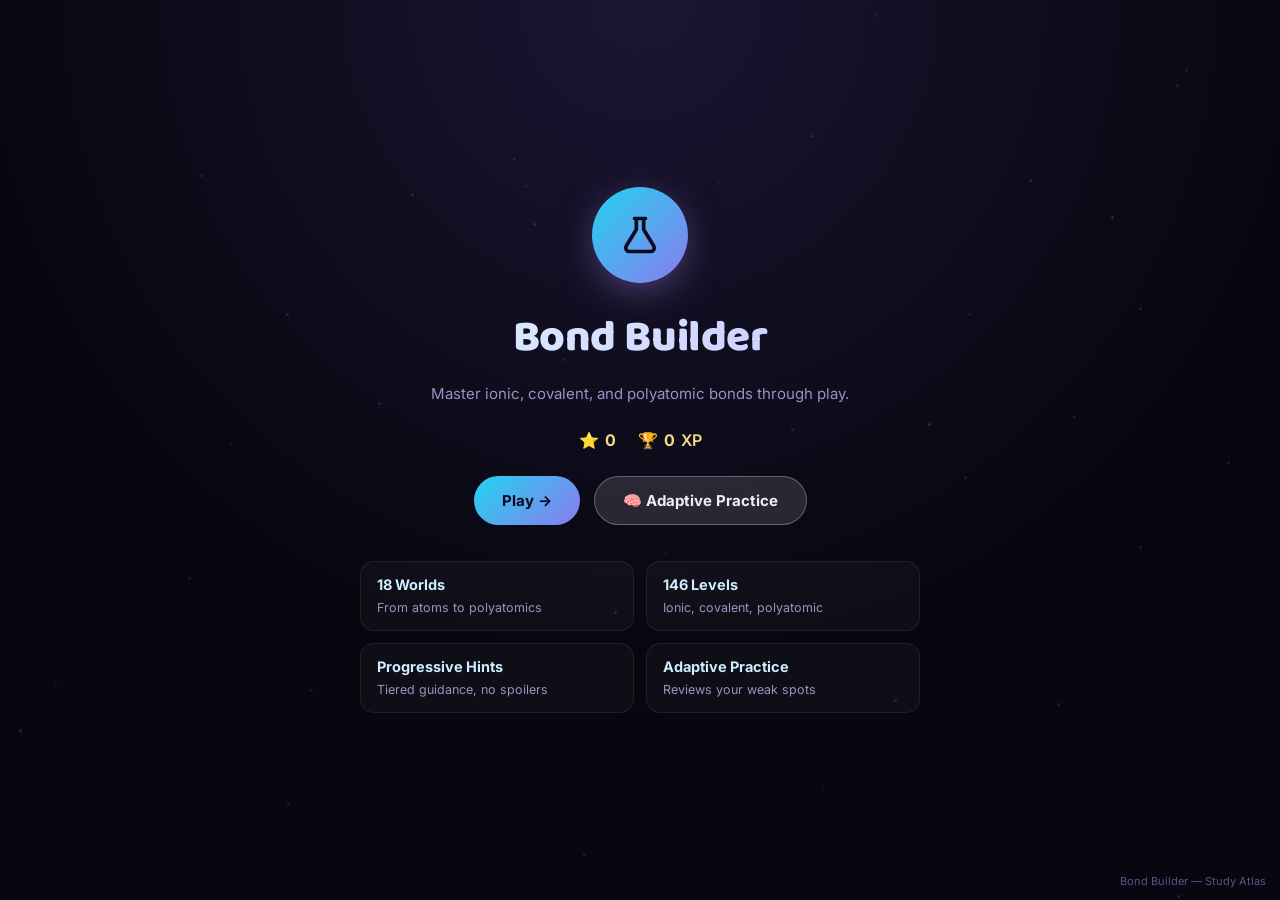
<file: apps/bond-builder/index.html>
<!DOCTYPE html>
<html lang="en">
<head>
<meta charset="UTF-8">
<meta name="viewport" content="width=device-width, initial-scale=1, viewport-fit=cover">
<title>Bond Builder — Master Chemical Bonds</title>
<meta name="theme-color" content="#1e1b4b">
<link rel="preconnect" href="https://fonts.googleapis.com">
<link rel="preconnect" href="https://fonts.gstatic.com" crossorigin>
<link href="https://fonts.googleapis.com/css2?family=Baloo+2:wght@500;600;700;800&family=Inter:wght@400;500;600;700&display=swap" rel="stylesheet">
<style>
  :root{
    --bg1:#1b1533; --bg2:#08070f;
    --card:#1e1938; --card-2:#262050;
    --text:#f1eefc; --muted:#9a92c2;
    --cyan:#22d3ee; --purple:#8b7bf0;
    --green:#34d399; --red:#f87171; --gold:#fbbf24;
  }
  *{box-sizing:border-box;}
  html,body{margin:0;padding:0;min-height:100%;}
  body{
    min-height:100dvh;
    background:radial-gradient(circle at top, var(--bg1), var(--bg2) 60%);
    color:var(--text);
    font-family:'Inter',sans-serif;
    -webkit-font-smoothing:antialiased;
    overflow-x:hidden;
    position:relative;
  }
  h1,h2,h3,.heading{font-family:'Baloo 2',sans-serif;}
  button{font-family:inherit;}
  .bgdots{position:fixed;inset:0;pointer-events:none;z-index:0;opacity:.5;}
  .bgdots span{position:absolute;width:3px;height:3px;border-radius:50%;background:#5b5a8a;}

  /* ---- HOME ---- */
  #home{position:relative;z-index:1;min-height:100dvh;display:flex;align-items:center;justify-content:center;padding:40px 20px;}
  .home-inner{max-width:560px;width:100%;text-align:center;}
  .logo{width:96px;height:96px;border-radius:50%;margin:0 auto 20px;background:linear-gradient(135deg,var(--cyan),var(--purple));display:flex;align-items:center;justify-content:center;box-shadow:0 10px 40px -8px rgba(167,139,250,.55);}
  .logo svg{width:44px;height:44px;stroke:#0b0a1f;}
  h1.title{font-size:44px;font-weight:800;margin:0 0 10px;background:linear-gradient(135deg,#dff6ff,#c9c3ff);-webkit-background-clip:text;background-clip:text;color:transparent;letter-spacing:-0.01em;}
  .sub{color:var(--muted);font-size:15px;margin:0 0 24px;line-height:1.5;}
  .stats-row{display:flex;justify-content:center;gap:22px;margin-bottom:26px;font-weight:600;color:#f3d98a;}
  .stats-row span{display:inline-flex;align-items:center;gap:6px;}
  .cta-row{display:flex;justify-content:center;gap:14px;flex-wrap:wrap;margin-bottom:36px;}
  .btn{border:none;cursor:pointer;border-radius:999px;padding:14px 28px;font-weight:700;font-size:15px;display:inline-flex;align-items:center;gap:8px;transition:transform .15s ease, filter .15s ease;}
  .btn:active{transform:scale(.96);}
  .btn-primary{background:linear-gradient(135deg,var(--cyan),var(--purple));color:#0b0a1f;}
  .btn-primary:hover{filter:brightness(1.08);}
  .btn-ghost{background:#ffffff1f;color:var(--text);border:1.5px solid #ffffff45;}
  .btn-ghost:hover{background:#ffffff30;border-color:#ffffff66;}
  .btn-ghost:disabled{color:var(--muted);cursor:not-allowed;}
  .feature-grid{display:grid;grid-template-columns:repeat(2,1fr);gap:12px;text-align:left;}
  @media(max-width:480px){.feature-grid{grid-template-columns:1fr;} h1.title{font-size:34px;}}
  .feature{background:#ffffff08;border:1px solid #ffffff12;border-radius:14px;padding:14px 16px;}
  .feature b{display:block;color:#cdeeff;font-size:14.5px;margin-bottom:3px;}
  .feature span{font-size:12.5px;color:var(--muted);}

  /* ---- MAP ---- */
  #map{position:relative;z-index:1;min-height:100dvh;padding:0 0 60px;display:none;}
  .topbar{position:sticky;top:0;z-index:5;display:flex;align-items:center;justify-content:space-between;padding:18px 24px;background:linear-gradient(180deg,rgba(2,6,23,.9),rgba(2,6,23,.4) 90%,transparent);backdrop-filter:blur(6px);}
  .link-btn{background:none;border:none;color:var(--muted);font-weight:600;font-size:14px;cursor:pointer;display:flex;align-items:center;gap:6px;}
  .link-btn:hover{color:var(--text);}
  .map-title{font-size:20px;font-weight:800;}
  .star-total{color:var(--gold);font-weight:700;display:flex;align-items:center;gap:6px;}
  .worlds{max-width:900px;margin:10px auto 0;padding:0 20px;}
  .world-block{margin-bottom:34px;}
  .world-label{font-size:11.5px;letter-spacing:.12em;color:var(--cyan);font-weight:700;text-transform:uppercase;margin-bottom:2px;}
  .world-title{font-size:19px;font-weight:800;margin:0 0 14px;}
  .level-grid{display:grid;grid-template-columns:repeat(auto-fill,minmax(150px,1fr));gap:14px;}
  .lvl-card{position:relative;background:var(--card);border:1px solid #ffffff10;border-radius:14px;padding:16px;cursor:pointer;transition:transform .15s ease,border-color .15s ease;min-height:112px;}
  .lvl-card:hover:not(.locked){transform:translateY(-3px);border-color:#ffffff2a;}
  .lvl-card.locked{opacity:.45;cursor:not-allowed;}
  .lvl-card.done{border-color:#34d39955;}
  .lvl-num{font-size:11px;color:var(--muted);margin-bottom:4px;}
  .lvl-name{font-size:14.5px;font-weight:700;margin-bottom:10px;line-height:1.25;}
  .lvl-stars{font-size:12px;letter-spacing:1px;margin-bottom:6px;}
  .lvl-type{font-size:10px;letter-spacing:.1em;color:var(--muted);text-transform:uppercase;}
  .lock-icon{position:absolute;top:12px;right:12px;color:var(--muted);font-size:14px;}

  /* ---- LEVEL VIEW ---- */
  #level{position:fixed;inset:0;z-index:20;background:radial-gradient(circle at top, var(--bg1), var(--bg2) 60%);display:none;flex-direction:column;}
  .lvl-topbar{display:flex;align-items:center;justify-content:space-between;padding:16px 22px;flex-shrink:0;}
  .lvl-crumb{text-align:center;flex:1;}
  .lvl-crumb .eyebrow{font-size:11px;letter-spacing:.1em;color:var(--muted);text-transform:uppercase;}
  .lvl-crumb .name{font-weight:800;font-size:16px;}
  .lvl-meta{display:flex;align-items:center;gap:14px;font-weight:700;font-size:14px;}
  .mistakes{color:var(--red);} .hints-left{color:var(--gold);display:flex;align-items:center;gap:4px;}
  .lvl-stage{flex:1;display:flex;flex-direction:column;align-items:center;justify-content:center;padding:20px;position:relative;text-align:center;}
  .prompt{font-size:18px;color:#cfd3ee;margin-bottom:34px;max-width:520px;line-height:1.5;}
  .prompt b{color:var(--cyan);} .prompt em{color:var(--green);font-style:normal;}

  .atom-badge{width:120px;height:120px;border-radius:50%;display:flex;align-items:center;justify-content:center;font-size:30px;font-weight:800;color:#0b0a1f;position:relative;margin:0 auto;box-shadow:0 0 30px -6px currentColor;}
  .atom-dot{position:absolute;width:9px;height:9px;border-radius:50%;background:var(--cyan);box-shadow:0 0 6px var(--cyan);}
  .atom-label{margin-top:14px;color:var(--muted);font-size:13.5px;}

  .choice-grid{display:grid;grid-template-columns:repeat(4,64px);gap:12px;margin-top:8px;}
  .choice-btn{width:64px;height:64px;border-radius:14px;background:#ffffff1f;border:1.5px solid #ffffff4d;color:var(--text);font-size:20px;font-weight:700;cursor:pointer;}
  .choice-btn:hover{background:#ffffff33;border-color:#ffffff70;}
  .choice-btn.wrong{border-color:var(--red);background:#f8717140;}
  .choice-btn.correct{border-color:var(--green);background:#34d39950;}

  .mc-row{display:flex;gap:16px;}
  .mc-btn{padding:16px 30px;border-radius:14px;background:#ffffff1f;border:1.5px solid #ffffff4d;color:var(--text);font-size:16px;font-weight:700;cursor:pointer;min-width:140px;}
  .mc-btn:hover{background:#ffffff33;border-color:#ffffff70;}
  .mc-btn.wrong{border-color:var(--red);background:#f8717140;}
  .mc-btn.correct{border-color:var(--green);background:#34d39950;}

  .stage-actions{display:flex;gap:12px;margin-top:28px;flex-wrap:wrap;justify-content:center;}
  .stage-note{margin-top:14px;color:var(--muted);font-size:13.5px;}
  .stage-note b{color:var(--text);}

  .field{position:relative;display:flex;align-items:center;justify-content:center;gap:60px;min-height:200px;}
  .field.wrap{flex-wrap:wrap;row-gap:40px;}
  .fnode{display:flex;flex-direction:column;align-items:center;gap:10px;}
  .fnode .name{color:var(--muted);font-size:12.5px;}
  .fnode .charge{font-size:13px;font-weight:700;margin-top:4px;}
  .bolt{font-size:22px;color:var(--gold);}

  .counter-row{display:flex;gap:46px;justify-content:center;margin:26px 0 6px;}
  .counter{text-align:center;}
  .counter .ion{font-size:22px;font-weight:800;margin-bottom:10px;}
  .counter .ctr-controls{display:flex;align-items:center;gap:14px;}
  .round-btn{width:34px;height:34px;border-radius:50%;background:#ffffff26;border:1px solid #ffffff40;color:var(--text);font-size:18px;cursor:pointer;}
  .round-btn:hover{background:#ffffff3d;border-color:#ffffff66;}
  .counter .val{font-size:19px;font-weight:700;min-width:20px;}

  .ion-card{border-radius:16px;padding:20px 26px;min-width:120px;font-weight:800;font-size:22px;}
  .ion-card .sub{display:block;font-size:11px;letter-spacing:.1em;color:inherit;opacity:.8;font-weight:700;text-transform:uppercase;margin-top:6px;}

  .molecule-field{position:relative;width:340px;height:280px;margin:0 auto;}
  .m-atom{position:absolute;width:70px;height:70px;border-radius:50%;display:flex;align-items:center;justify-content:center;font-weight:800;font-size:19px;color:#0b0a1f;transform:translate(-50%,-50%);box-shadow:0 0 22px -4px currentColor;}
  .m-label{position:absolute;transform:translate(-50%,0);font-size:11px;color:var(--muted);white-space:nowrap;}
  svg.bond-svg{position:absolute;inset:0;overflow:visible;}
  .bond-line{stroke:#3d3a6b;stroke-width:3;transition:stroke .2s ease;}
  .bond-line.lit{stroke:var(--cyan);}
  .pair-dot{fill:var(--cyan);filter:drop-shadow(0 0 4px #22d3ee);}
  .m-edot{fill:var(--cyan);filter:drop-shadow(0 0 3px #22d3ee);}

  .success-card{position:absolute;inset:0;background:#0b0a1fcc;backdrop-filter:blur(3px);display:flex;flex-direction:column;align-items:center;justify-content:center;border-radius:20px;z-index:5;animation:pop .25s ease;}
  @keyframes pop{from{opacity:0;transform:scale(.94);}to{opacity:1;transform:scale(1);}}
  .success-emoji{font-size:40px;margin-bottom:6px;}
  .success-title{font-size:26px;font-weight:800;color:#a6f5d0;margin-bottom:14px;}
  .success-formula{font-size:40px;font-weight:800;background:linear-gradient(135deg,var(--cyan),var(--purple));-webkit-background-clip:text;background-clip:text;color:transparent;margin-bottom:12px;}
  .success-formula sub{font-size:.6em;}
  .success-explain{max-width:420px;color:var(--muted);font-size:14px;padding:0 20px;margin-bottom:22px;}
  .success-stars{margin-bottom:18px;font-size:22px;letter-spacing:3px;}

  .hint-btn{position:fixed;left:22px;bottom:22px;background:#ffffff20;border:1.5px solid #ffffff45;color:var(--gold);padding:10px 18px;border-radius:999px;font-weight:700;font-size:13.5px;cursor:pointer;display:flex;align-items:center;gap:8px;z-index:6;}
  .hint-btn:hover{background:#ffffff33;}
  .hint-box{position:fixed;left:22px;bottom:76px;max-width:280px;background:var(--card-2);border:1px solid #ffffff1c;border-radius:12px;padding:14px 16px;font-size:13px;color:#dcd9ff;z-index:6;display:none;}

  ::selection{background:#a78bfa66;}
  a.credit{position:fixed;right:14px;bottom:12px;font-size:11px;color:#57548a;text-decoration:none;z-index:6;}
</style>
</head>
<body>
<div class="bgdots" id="bgdots"></div>

<div id="home">
  <div class="home-inner">
    <div class="logo"><svg viewBox="0 0 24 24" fill="none" stroke-width="2" stroke-linecap="round" stroke-linejoin="round"><path d="M9 3h6M10 3v6L4.5 18a2 2 0 0 0 1.8 3h11.4a2 2 0 0 0 1.8-3L14 9V3"/></svg></div>
    <h1 class="title">Bond Builder</h1>
    <p class="sub">Master ionic, covalent, and polyatomic bonds through play.</p>
    <div class="stats-row">
      <span>⭐ <b id="home-stars">0</b></span>
      <span>🏆 <b id="home-xp">0</b> XP</span>
    </div>
    <div class="cta-row">
      <button class="btn btn-primary" id="play-btn">Play →</button>
      <button class="btn btn-ghost" id="adaptive-btn">🧠 Adaptive Practice</button>
    </div>
    <div class="feature-grid">
      <div class="feature"><b>18 Worlds</b><span>From atoms to polyatomics</span></div>
      <div class="feature"><b>146 Levels</b><span>Ionic, covalent, polyatomic</span></div>
      <div class="feature"><b>Progressive Hints</b><span>Tiered guidance, no spoilers</span></div>
      <div class="feature"><b>Adaptive Practice</b><span>Reviews your weak spots</span></div>
    </div>
  </div>
</div>

<div id="map">
  <div class="topbar">
    <button class="link-btn" id="map-menu-btn">← Menu</button>
    <div class="map-title">Choose your challenge</div>
    <div class="star-total">⭐ <span id="map-stars">0</span></div>
  </div>
  <div class="worlds" id="worlds"></div>
</div>

<div id="level">
  <div class="lvl-topbar">
    <button class="link-btn" id="exit-btn">← Exit</button>
    <div class="lvl-crumb"><div class="eyebrow" id="crumb-world"></div><div class="name" id="crumb-title"></div></div>
    <div class="lvl-meta"><span class="mistakes">✕ <span id="mistake-count">0</span></span><span class="hints-left">💡 <span id="hint-count">0</span>/3</span></div>
  </div>
  <div class="lvl-stage" id="stage"></div>
  <button class="hint-btn" id="hint-btn">💡 Hint</button>
  <div class="hint-box" id="hint-box"></div>
</div>

<a class="credit" href="#" onclick="return false">Bond Builder — Study Atlas</a>

<script>
/* ================= DATA ================= */
const ELEMENTS = {
  H:{name:'Hydrogen',valence:1,metal:false,color:'#e5e7eb'},
  Li:{name:'Lithium',valence:1,metal:true,color:'#f472b6'},
  Na:{name:'Sodium',valence:1,metal:true,color:'#f5a95f'},
  K:{name:'Potassium',valence:1,metal:true,color:'#e29cf2'},
  Mg:{name:'Magnesium',valence:2,metal:true,color:'#c9a0e8'},
  Ca:{name:'Calcium',valence:2,metal:true,color:'#93c5fd'},
  Al:{name:'Aluminum',valence:3,metal:true,color:'#b0b3bd'},
  C:{name:'Carbon',valence:4,metal:false,color:'#9ca3af'},
  N:{name:'Nitrogen',valence:5,metal:false,color:'#60a5fa'},
  O:{name:'Oxygen',valence:6,metal:false,color:'#f08a7a'},
  F:{name:'Fluorine',valence:7,metal:false,color:'#7be0c4'},
  Cl:{name:'Chlorine',valence:7,metal:false,color:'#7fd9a0'},
  Br:{name:'Bromine',valence:7,metal:false,color:'#c08a5a'},
  S:{name:'Sulfur',valence:6,metal:false,color:'#f4e07a'},
  P:{name:'Phosphorus',valence:5,metal:false,color:'#f0a8d0'},
};
const IONS = {
  OH:{name:'Hydroxide',charge:-1}, NO3:{name:'Nitrate',charge:-1},
  SO4:{name:'Sulfate',charge:-2}, CO3:{name:'Carbonate',charge:-2},
  PO4:{name:'Phosphate',charge:-3}, NH4:{name:'Ammonium',charge:1},
};
function metalCharge(el){ return ELEMENTS[el].valence; }
function nonmetalCharge(el){ return ELEMENTS[el].valence - 8; }
function gcd(a,b){ a=Math.abs(a); b=Math.abs(b); while(b){[a,b]=[b,a%b];} return a||1; }

let uid = 0;
function V(el){ return {id:++uid, type:'valence', title:`${ELEMENTS[el].name}'s Valence`, el}; }
function VT(el,title){ return {id:++uid, type:'valence', title, el}; }
function C(el){ return {id:++uid, type:'classify', title:`Classify ${ELEMENTS[el].name}`, el}; }
function CT(el,title){ return {id:++uid, type:'classify', title, el}; }
function I(metal,nonmetal,titleOverride){
  const name = ionicName(metal,nonmetal);
  return {id:++uid, type:'ionic', title: titleOverride || name.title, metal, nonmetal};
}
function ionicName(metal,nonmetal){
  const mc = metalCharge(metal), nc = nonmetalCharge(nonmetal);
  const g = gcd(mc,nc);
  const cM = Math.abs(nc)/g, cN = Math.abs(mc)/g;
  const suffixMap = {O:'Oxide',F:'Fluoride',Cl:'Chloride',Br:'Bromide',N:'Nitride',S:'Sulfide',P:'Phosphide'};
  return { title:`${ELEMENTS[metal].name} ${cN>1?'':''}${suffixMap[nonmetal]||nonmetal}`.trim(), cM, cN };
}
function CV(name, center, arms, titleOverride){
  return {id:++uid, type:'covalent', title: titleOverride||name, name, center, arms};
}
function CVG(name, atoms, bonds, titleOverride){
  return {id:++uid, type:'covalent', title: titleOverride||name, name, graph:{atoms,bonds}};
}
function P(cation, anion, titleOverride){
  return {id:++uid, type:'polyionic', title: titleOverride || polyName(cation,anion), cation, anion};
}
function polyName(cation, anion){
  const cIsIon = !!IONS[cation], aIsIon = !!IONS[anion];
  const cName = cIsIon ? IONS[cation].name : ELEMENTS[cation].name;
  const aName = aIsIon ? IONS[anion].name : (({O:'Oxide',F:'Fluoride',Cl:'Chloride',Br:'Bromide'})[anion]||anion);
  return `${cName} ${aName}`;
}

const WORLDS = [
  {title:'Atoms & Electrons', levels:[V('Na'),V('O'),V('Cl')]},
  {title:'Metals vs Non-metals', levels:[C('Na'),C('Cl'),C('Mg')]},
  {title:'Ionic Bonds', levels:[I('Na','Cl'),I('Mg','O'),I('Ca','F'),I('Al','O')]},
  {title:'Covalent Bonds', levels:[
    CV('Hydrogen Molecule','H',[{el:'H',order:1}]),
    CV('Water','O',[{el:'H',order:1},{el:'H',order:1}]),
    CV('Oxygen Gas','O',[{el:'O',order:2}]),
    CV('Methane','C',[{el:'H',order:1},{el:'H',order:1},{el:'H',order:1},{el:'H',order:1}]),
    CV('Nitrogen Gas','N',[{el:'N',order:3}]),
    CV('Carbon Dioxide','C',[{el:'O',order:2},{el:'O',order:2}]),
    CV('Ammonia','N',[{el:'H',order:1},{el:'H',order:1},{el:'H',order:1}]),
  ]},
  {title:'Master Chemist', levels:[I('K','Br'),CV('Hydrogen Chloride','Cl',[{el:'H',order:1}]),I('Li','F')]},
  {title:'Valence Mastery', levels:[V('Li'),V('C'),V('N'),V('F'),V('Mg'),V('Al'),V('K'),V('Ca'),V('Br'),V('H')]},
  {title:'Metals vs Non-metals', levels:[C('Li'),C('K'),C('Ca'),C('Al'),C('H'),C('C'),C('N'),C('F'),C('O'),C('Br')]},
  {title:'Simple Salts', levels:[I('Li','Cl'),I('Li','Br'),I('Na','F'),I('Na','Br'),I('K','F'),I('K','Cl'),I('Ca','O'),I('Li','O'),I('Na','O'),I('K','O')]},
  {title:'Charge Balancing', levels:[I('Mg','F'),I('Mg','Cl'),I('Mg','Br'),I('Ca','Cl'),I('Ca','Br'),I('Al','F'),I('Al','Cl'),I('Al','Br'),I('Mg','N'),I('Ca','N')]},
  {title:'Diatomics & Beyond', levels:[
    CV('Fluorine Gas','F',[{el:'F',order:1}]),
    CV('Chlorine Gas','Cl',[{el:'Cl',order:1}]),
    CV('Bromine Liquid','Br',[{el:'Br',order:1}]),
    CV('Hydrogen Fluoride','F',[{el:'H',order:1}]),
    CV('Hydrogen Bromide','Br',[{el:'H',order:1}]),
    CV('Carbon Monoxide','C',[{el:'O',order:3}]),
    CV('Carbon Tetrafluoride','C',[{el:'F',order:1},{el:'F',order:1},{el:'F',order:1},{el:'F',order:1}]),
    CV('Carbon Tetrachloride','C',[{el:'Cl',order:1},{el:'Cl',order:1},{el:'Cl',order:1},{el:'Cl',order:1}]),
    CV('Carbon Tetrabromide','C',[{el:'Br',order:1},{el:'Br',order:1},{el:'Br',order:1},{el:'Br',order:1}]),
    CV('Nitrogen Trifluoride','N',[{el:'F',order:1},{el:'F',order:1},{el:'F',order:1}]),
  ]},
  {title:'Molecule Shapes', levels:[
    CV('Nitrogen Trichloride','N',[{el:'Cl',order:1},{el:'Cl',order:1},{el:'Cl',order:1}]),
    CV('Nitrogen Tribromide','N',[{el:'Br',order:1},{el:'Br',order:1},{el:'Br',order:1}]),
    CV('Oxygen Difluoride','O',[{el:'F',order:1},{el:'F',order:1}]),
    CV('Dichlorine Monoxide','O',[{el:'Cl',order:1},{el:'Cl',order:1}]),
    CV('Dibromine Monoxide','O',[{el:'Br',order:1},{el:'Br',order:1}]),
    Object.assign(CV('Hydrogen Cyanide','C',[{el:'H',order:1},{el:'N',order:3}]),{formulaOverride:'HCN'}),
    Object.assign(CV('Cyanogen Chloride','C',[{el:'Cl',order:1},{el:'N',order:3}]),{formulaOverride:'ClCN'}),
    CV('Formaldehyde','C',[{el:'H',order:1},{el:'H',order:1},{el:'O',order:2}]),
    CVG('Acetylene',[{id:'a',el:'H',x:20,y:50},{id:'b',el:'C',x:38,y:50},{id:'c',el:'C',x:62,y:50},{id:'d',el:'H',x:80,y:50}],
        [{a:'a',b:'b',order:1},{a:'b',b:'c',order:3},{a:'c',b:'d',order:1}]),
    CVG('Ethylene',[{id:'h1',el:'H',x:14,y:30},{id:'h2',el:'H',x:14,y:70},{id:'c1',el:'C',x:38,y:50},{id:'c2',el:'C',x:62,y:50},{id:'h3',el:'H',x:86,y:30},{id:'h4',el:'H',x:86,y:70}],
        [{a:'h1',b:'c1',order:1},{a:'h2',b:'c1',order:1},{a:'c1',b:'c2',order:2},{a:'c2',b:'h3',order:1},{a:'c2',b:'h4',order:1}]),
  ]},
  {title:'Halide Hunt', levels:[
    VT('Cl',"Chlorine's Valence Again"), VT('Br',"Bromine's Outer Shell"),
    CT('F','Is Fluorine a Metal?'), CT('Br','Is Bromine a Metal?'),
    I('Li','F','Lithium Fluoride Redux'), I('K','Br','Potassium Bromide Redux'),
    I('Ca','F','Fluorite'), I('K','Cl',"Rock Salt's Cousin"),
    I('Al','F','Aluminum in Toothpaste?'), I('Al','Cl','Aluminum Trichloride'),
  ]},
  {title:'Oxide Odyssey', levels:[
    I('Na','O','Sodium Oxide Encore'), I('K','O','Potassium Oxide Encore'), I('Li','O','Lithium Oxide Encore'),
    I('Ca','O','Quicklime'), I('Mg','O','Magnesia'), I('Al','O','Corundum'),
    CV('Carbon Dioxide Redux','C',[{el:'O',order:2},{el:'O',order:2}]),
    CV('Carbon Monoxide Redux','C',[{el:'O',order:3}]),
    CV('Oxygen Difluoride Redux','O',[{el:'F',order:1},{el:'F',order:1}]),
    CV('Oxygen Gas Redux','O',[{el:'O',order:2}]),
  ]},
  {title:'Nitrogen & Hydrogen', levels:[
    V('N'), V('H'), C('N'), C('H'),
    CV('Ammonia Redux','N',[{el:'H',order:1},{el:'H',order:1},{el:'H',order:1}]),
    CV('Hydrogen Gas Redux','H',[{el:'H',order:1}]),
    CV('Water Redux','O',[{el:'H',order:1},{el:'H',order:1}]),
    CV('Hydrogen Chloride Redux','Cl',[{el:'H',order:1}]),
    CV('Nitrogen Gas Redux','N',[{el:'N',order:3}]),
    CV('Methane Redux','C',[{el:'H',order:1},{el:'H',order:1},{el:'H',order:1},{el:'H',order:1}]),
  ]},
  {title:'Grand Finale', levels:[
    VT('Al',"Aluminum's Valence"), CT('Ca','Classify Calcium'),
    I('Na','Cl','Table Salt Finale'), I('Ca','F','Fluorite Finale'), I('Al','O','Sapphire Finale'),
    CV('Hydrogen Finale','H',[{el:'H',order:1}]),
    CV('Oxygen Finale','O',[{el:'O',order:2}]),
    CV('Nitrogen Finale','N',[{el:'N',order:3}]),
    CV('Water Finale','O',[{el:'H',order:1},{el:'H',order:1}]),
    CV('Methane Finale','C',[{el:'H',order:1},{el:'H',order:1},{el:'H',order:1},{el:'H',order:1}]),
  ]},
  {title:'Polyatomic Ions', levels:[
    P('Na','OH','Sodium Hydroxide'), P('K','OH','Potassium Hydroxide'),
    P('NH4','Cl','Ammonium Chloride'), P('Na','NO3','Sodium Nitrate'), P('K','NO3','Potassium Nitrate'),
    P('Ca','OH','Calcium Hydroxide'), P('Mg','OH','Magnesium Hydroxide'),
  ]},
  {title:'Sulfates & Carbonates', levels:[
    P('Na','SO4','Sodium Sulfate'), P('K','SO4','Potassium Sulfate'), P('Ca','SO4','Calcium Sulfate'),
    P('NH4','SO4','Ammonium Sulfate'), P('Na','CO3','Sodium Carbonate'), P('Ca','CO3','Calcium Carbonate'),
    P('K','PO4','Potassium Phosphate'), P('Ca','PO4','Calcium Phosphate'), P('NH4','NO3','Ammonium Nitrate'),
  ]},
  {title:'More Molecules', levels:[
    CV('Sulfur Dioxide','S',[{el:'O',order:2},{el:'O',order:2}]),
    CV('Sulfur Trioxide','S',[{el:'O',order:2},{el:'O',order:2},{el:'O',order:2}]),
    CV('Hydrogen Sulfide','S',[{el:'H',order:1},{el:'H',order:1}]),
    CV('Phosphine','P',[{el:'H',order:1},{el:'H',order:1},{el:'H',order:1}]),
    CV('Phosphorus Trichloride','P',[{el:'Cl',order:1},{el:'Cl',order:1},{el:'Cl',order:1}]),
    CV('Nitric Oxide','N',[{el:'O',order:2}]),
    CV('Nitrogen Dioxide','N',[{el:'O',order:1},{el:'O',order:2}]),
    CVG('Hydrogen Peroxide',[{id:'h1',el:'H',x:16,y:50},{id:'o1',el:'O',x:38,y:40},{id:'o2',el:'O',x:62,y:60},{id:'h2',el:'H',x:84,y:50}],
        [{a:'h1',b:'o1',order:1},{a:'o1',b:'o2',order:1},{a:'o2',b:'h2',order:1}]),
    CVG('Ethane',[{id:'h1',el:'H',x:14,y:30},{id:'h2',el:'H',x:14,y:70},{id:'h3',el:'H',x:30,y:14},{id:'c1',el:'C',x:38,y:50},{id:'c2',el:'C',x:62,y:50},{id:'h4',el:'H',x:70,y:86},{id:'h5',el:'H',x:86,y:30},{id:'h6',el:'H',x:86,y:70}],
        [{a:'h1',b:'c1',order:1},{a:'h2',b:'c1',order:1},{a:'h3',b:'c1',order:1},{a:'c1',b:'c2',order:1},{a:'c2',b:'h4',order:1},{a:'c2',b:'h5',order:1},{a:'c2',b:'h6',order:1}]),
    CVG('Methanol',[{id:'h1',el:'H',x:10,y:30},{id:'h2',el:'H',x:10,y:70},{id:'h3',el:'H',x:26,y:12},{id:'c1',el:'C',x:34,y:50},{id:'o1',el:'O',x:62,y:50},{id:'h4',el:'H',x:84,y:50}],
        [{a:'h1',b:'c1',order:1},{a:'h2',b:'c1',order:1},{a:'h3',b:'c1',order:1},{a:'c1',b:'o1',order:1},{a:'o1',b:'h4',order:1}]),
  ]},
];

/* flatten with world/level numbering */
const LEVELS = [];
WORLDS.forEach((w,wi)=>{
  w.levels.forEach(lv=>{
    lv.world = wi; lv.num = LEVELS.length+1;
    LEVELS.push(lv);
  });
});

/* ================= STATE ================= */
const STORE_KEY = 'atlas-bond-builder-progress';
let progress = JSON.parse(localStorage.getItem(STORE_KEY) || '{"stars":{},"xp":0,"weak":{}}');
function saveProgress(){ localStorage.setItem(STORE_KEY, JSON.stringify(progress)); }
function totalStars(){ return Object.values(progress.stars).reduce((a,b)=>a+b,0); }
function isUnlocked(num){ return num===1 || progress.stars[num-1] !== undefined; }

/* ================= BACKGROUND DOTS ================= */
(function(){
  const el = document.getElementById('bgdots'); let html='';
  for(let i=0;i<40;i++){ html += `<span style="left:${Math.random()*100}%;top:${Math.random()*100}%;opacity:${(Math.random()*.6+.2).toFixed(2)}"></span>`; }
  el.innerHTML = html;
})();

/* ================= NAV ================= */
const homeEl = document.getElementById('home'), mapEl = document.getElementById('map'), levelEl = document.getElementById('level');
function showHome(){ homeEl.style.display='flex'; mapEl.style.display='none'; levelEl.style.display='none'; renderHomeStats(); }
function showMap(){ homeEl.style.display='none'; mapEl.style.display='block'; levelEl.style.display='none'; renderMap(); }
function showLevel(num){ homeEl.style.display='none'; mapEl.style.display='none'; levelEl.style.display='flex'; startLevel(num); }

function renderHomeStats(){
  document.getElementById('home-stars').textContent = totalStars();
  document.getElementById('home-xp').textContent = progress.xp;
}
document.getElementById('play-btn').onclick = showMap;
document.getElementById('map-menu-btn').onclick = showHome;
document.getElementById('exit-btn').onclick = showMap;
document.getElementById('adaptive-btn').onclick = ()=>{
  const done = Object.keys(progress.stars).map(Number);
  if(done.length < 5){ alert('Play a few levels first to unlock adaptive practice.'); return; }
  const weakTypes = Object.entries(progress.weak).sort((a,b)=>b[1]-a[1]);
  let pool = LEVELS;
  if(weakTypes.length){ const t = weakTypes[0][0]; pool = LEVELS.filter(l=>l.type===t && isUnlocked(l.num)); }
  if(!pool.length) pool = LEVELS.filter(l=>isUnlocked(l.num));
  const pick = pool[Math.floor(Math.random()*pool.length)];
  showLevel(pick.num);
};

function renderMap(){
  document.getElementById('map-stars').textContent = totalStars();
  const wrap = document.getElementById('worlds'); wrap.innerHTML='';
  WORLDS.forEach((w,wi)=>{
    const block = document.createElement('div'); block.className='world-block';
    block.innerHTML = `<div class="world-label">World ${wi+1}</div><div class="world-title">${w.title}</div><div class="level-grid"></div>`;
    const grid = block.querySelector('.level-grid');
    w.levels.forEach(lv=>{
      const unlocked = isUnlocked(lv.num);
      const stars = progress.stars[lv.num];
      const card = document.createElement('div');
      card.className = 'lvl-card' + (unlocked?'':' locked') + (stars?' done':'');
      card.innerHTML = `
        ${unlocked?'':'<span class="lock-icon">🔒</span>'}
        <div class="lvl-num">Level ${lv.num}</div>
        <div class="lvl-name">${lv.title}</div>
        <div class="lvl-stars">${starString(stars||0)}</div>
        <div class="lvl-type">${lv.type}</div>`;
      if(unlocked) card.onclick = ()=>showLevel(lv.num);
      grid.appendChild(card);
    });
    wrap.appendChild(block);
  });
}
function starString(n){ let s=''; for(let i=0;i<5;i++) s += i<n?'★':'☆'; return s; }

/* ================= LEVEL ENGINE ================= */
let cur = null; // current level runtime state
let levelToken = 0;
const stageEl = document.getElementById('stage');

function startLevel(num){
  const lv = LEVELS.find(l=>l.num===num);
  const token = ++levelToken;
  cur = { lv, mistakes:0, hints:0, stage:1, token };
  document.getElementById('crumb-world').textContent = `World ${lv.world+1} · ${WORLDS[lv.world].title.toUpperCase()}`;
  document.getElementById('crumb-title').textContent = lv.title;
  document.getElementById('mistake-count').textContent = 0;
  document.getElementById('hint-count').textContent = 0;
  document.getElementById('hint-box').style.display='none';
  renderStage();
}
document.getElementById('hint-btn').onclick = ()=>{
  if(cur.hints>=3) return;
  cur.hints++; document.getElementById('hint-count').textContent = cur.hints;
  const box = document.getElementById('hint-box');
  box.style.display='block';
  box.textContent = hintFor(cur.lv, cur.hints);
};
function hintFor(lv, tier){
  const generic = {
    valence: ['Valence electrons are the ones in the outermost shell.','Main-group elements: the group number gives a strong clue.',`${ELEMENTS[lv.el].name}'s valence electron count is ${ELEMENTS[lv.el].valence}.`],
    classify: ['Metals are shiny, malleable, and lose electrons easily.','Non-metals sit on the right side of the periodic table.',`${ELEMENTS[lv.el].name} is a ${ELEMENTS[lv.el].metal?'metal':'non-metal'}.`],
    ionic: ['Metals lose electrons; non-metals gain them.','The total charge of the compound must equal zero.','Use crisscross: cation count = |anion charge|, anion count = |cation charge| (then simplify).'],
    covalent: ['Atoms share electron pairs to complete their outer shell.','Hydrogen only needs 2 electrons total (1 shared pair).','Count each line\'s bond order — double and triple bonds need more shared pairs.'],
    polyionic: ['Treat the polyatomic ion as one unglued unit.','Balance total charge to zero, same as simple ionic compounds.','Use parentheses around a polyatomic ion if you need more than one of it.'],
  };
  return generic[lv.type][Math.min(tier-1,2)];
}
function mistake(){
  cur.mistakes++; document.getElementById('mistake-count').textContent = cur.mistakes;
  progress.weak[cur.lv.type] = (progress.weak[cur.lv.type]||0)+1; saveProgress();
}
function completeLevel(){
  const stars = Math.max(1, 5-cur.mistakes);
  const first = progress.stars[cur.lv.num]===undefined;
  if(first || progress.stars[cur.lv.num] < stars) progress.stars[cur.lv.num] = stars;
  if(first) progress.xp += 200;
  saveProgress();
  return stars;
}

function renderStage(){
  stageEl.innerHTML='';
  const lv = cur.lv;
  if(lv.type==='valence') renderValence(lv);
  else if(lv.type==='classify') renderClassify(lv);
  else if(lv.type==='ionic') renderIonic(lv);
  else if(lv.type==='covalent') renderCovalent(lv);
  else if(lv.type==='polyionic') renderPolyionic(lv);
}

function atomBadgeHTML(el, size){
  size = size||120;
  const c = ELEMENTS[el].color;
  let dots='';
  for(let i=0;i<8;i++){
    const a = (i/8)*2*Math.PI - Math.PI/2;
    const r = size/2 + 8;
    const x = size/2 + r*Math.cos(a), y = size/2 + r*Math.sin(a);
    dots += `<span class="atom-dot" style="left:${x}px;top:${y}px;transform:translate(-50%,-50%)"></span>`;
  }
  return `<div style="position:relative;width:${size}px;height:${size}px;margin:0 auto;">
    <div class="atom-badge" style="width:${size}px;height:${size}px;background:${c};color:#0b0a1f;">${el}</div>${dots}</div>`;
}

/* ---- VALENCE ---- */
function renderValence(lv){
  const el = lv.el;
  stageEl.innerHTML = `
    ${atomBadgeHTML(el)}
    <div class="atom-label">${ELEMENTS[el].name}</div>
    <div class="prompt" style="margin-top:26px;">How many <b>valence electrons</b> does ${ELEMENTS[el].name} have?</div>
    <div class="choice-grid" id="choices"></div>`;
  const grid = document.getElementById('choices');
  for(let n=1;n<=8;n++){
    const b = document.createElement('button'); b.className='choice-btn'; b.textContent=n;
    b.onclick = ()=>{
      if(n===ELEMENTS[el].valence){ b.classList.add('correct'); setTimeout(()=>finishAndNext(`${ELEMENTS[el].valence} valence e⁻`,`${ELEMENTS[el].name} has ${ELEMENTS[el].valence} valence electron${ELEMENTS[el].valence>1?'s':''}.`),350); }
      else { b.classList.add('wrong'); mistake(); setTimeout(()=>b.classList.remove('wrong'),450); }
    };
    grid.appendChild(b);
  }
}

/* ---- CLASSIFY ---- */
function renderClassify(lv){
  const el = lv.el;
  stageEl.innerHTML = `
    ${atomBadgeHTML(el)}
    <div class="atom-label">${ELEMENTS[el].name}</div>
    <div class="prompt" style="margin-top:26px;">Is ${ELEMENTS[el].name} a metal or non-metal?</div>
    <div class="mc-row" id="choices"></div>`;
  const row = document.getElementById('choices');
  ['Metal','Non-Metal'].forEach(label=>{
    const isMetalChoice = label==='Metal';
    const b = document.createElement('button'); b.className='mc-btn'; b.textContent=label;
    b.onclick = ()=>{
      if(isMetalChoice===ELEMENTS[el].metal){ b.classList.add('correct'); setTimeout(()=>finishAndNext(ELEMENTS[el].metal?'Metal':'Non-Metal',`${ELEMENTS[el].name} is a ${ELEMENTS[el].metal?'metal':'non-metal'}.`),350); }
      else { b.classList.add('wrong'); mistake(); setTimeout(()=>b.classList.remove('wrong'),450); }
    };
    row.appendChild(b);
  });
}

/* ---- IONIC (2 stage) ---- */
function renderIonic(lv){
  const metal=lv.metal, nonmetal=lv.nonmetal;
  const mc = metalCharge(metal), nc = Math.abs(nonmetalCharge(nonmetal));
  let lost=0, gained=0;
  stageEl.innerHTML = `
    <div class="prompt">Transfer electrons from <b>${ELEMENTS[metal].name}</b> to <em>${ELEMENTS[nonmetal].name}</em> until both are stable.</div>
    <div class="field">
      <div class="fnode">${atomBadgeHTML(metal,100)}<div class="name">${ELEMENTS[metal].name}<span class="charge" id="mcharge"></span></div></div>
      <div class="bolt">⚡</div>
      <div class="fnode">${atomBadgeHTML(nonmetal,100)}<div class="name">${ELEMENTS[nonmetal].name}<span class="charge" id="ncharge"></span></div></div>
    </div>
    <div class="stage-actions">
      <button class="btn btn-primary" id="transfer-btn">Transfer 1 electron</button>
      <button class="btn btn-ghost" id="build-btn" disabled>Build compound →</button>
    </div>
    <div class="stage-note" id="ionic-note">${ELEMENTS[metal].symbol||metal} needs to lose <b>${mc}</b> · ${nonmetal} needs to gain <b>${nc}</b></div>`;
  const note = document.getElementById('ionic-note');
  const tbtn = document.getElementById('transfer-btn'), bbtn = document.getElementById('build-btn');
  tbtn.onclick = ()=>{
    if(lost<mc) lost++; if(gained<nc) gained++;
    note.innerHTML = `${metal} needs to lose <b>${Math.max(0,mc-lost)}</b> · ${nonmetal} needs to gain <b>${Math.max(0,nc-gained)}</b>`;
    if(lost>=mc && gained>=nc){ tbtn.disabled=true; tbtn.style.opacity=.4; bbtn.disabled=false; bbtn.style.opacity=1;
      document.getElementById('mcharge').textContent = ` (+${mc})`;
      document.getElementById('ncharge').textContent = ` (−${nc})`;
    }
  };
  bbtn.onclick = ()=> renderIonicStage2(lv, mc, nc);
}
function renderIonicStage2(lv, mc, nc){
  const metal=lv.metal, nonmetal=lv.nonmetal;
  const g = gcd(mc,nc);
  const targetM = nc/g, targetN = mc/g;
  let cM=1, cN=1;
  stageEl.innerHTML = `
    <div class="prompt">Balance the charges. How many of each ion do you need?</div>
    <div class="counter-row">
      <div class="counter"><div class="ion" style="color:${ELEMENTS[metal].color}">${metal}<sup>${mc}+</sup></div>
        <div class="ctr-controls"><button class="round-btn" id="m-minus">−</button><span class="val" id="m-val">1</span><button class="round-btn" id="m-plus">+</button></div></div>
      <div class="counter"><div class="ion" style="color:${ELEMENTS[nonmetal].color}">${nonmetal}<sup>${nc}−</sup></div>
        <div class="ctr-controls"><button class="round-btn" id="n-minus">−</button><span class="val" id="n-val">1</span><button class="round-btn" id="n-plus">+</button></div></div>
    </div>
    <div class="stage-note" id="charge-note">Total charge: <b id="tot">${mc-nc}</b> (must be 0)</div>
    <div class="stage-actions"><button class="btn btn-primary" id="form-btn">Form Compound</button></div>`;
  function upd(){
    document.getElementById('m-val').textContent=cM; document.getElementById('n-val').textContent=cN;
    const tot = cM*mc - cN*nc;
    document.getElementById('tot').textContent = tot;
  }
  document.getElementById('m-minus').onclick=()=>{ if(cM>1) cM--; upd(); };
  document.getElementById('m-plus').onclick=()=>{ if(cM<9) cM++; upd(); };
  document.getElementById('n-minus').onclick=()=>{ if(cN>1) cN--; upd(); };
  document.getElementById('n-plus').onclick=()=>{ if(cN<9) cN++; upd(); };
  document.getElementById('form-btn').onclick=()=>{
    if(cM*mc - cN*nc === 0){
      const formula = fmtUnit(metal)+sub(cM) + fmtUnit(nonmetal)+sub(cN);
      const name = ionicName(metal,nonmetal).title;
      finishAndNext(formula, `${ELEMENTS[metal].name} loses electrons to ${ELEMENTS[nonmetal].name}; ${cM} ${metal} + ${cN} ${nonmetal} balance to a neutral charge.`, name);
    } else { mistake(); const c = document.getElementById('charge-note'); c.style.color='var(--red)'; setTimeout(()=>c.style.color='',450); }
  };
}

/* ---- COVALENT ---- */
function molGraph(lv){
  if(lv.graph) return lv.graph;
  const atoms=[{id:'c',el:lv.center,x:50,y:50}];
  const n = lv.arms.length;
  lv.arms.forEach((arm,i)=>{
    let angle;
    if(n===1) angle = 0;
    else if(n===2) angle = i===0?180:0;
    else angle = -90 + i*(360/n);
    const rad = angle*Math.PI/180;
    const R = 34;
    atoms.push({id:'a'+i, el:arm.el, x:50+R*Math.cos(rad), y:50+R*Math.sin(rad)});
  });
  const bonds = lv.arms.map((arm,i)=>({a:'c', b:'a'+i, order:arm.order}));
  return {atoms, bonds};
}
function renderCovalent(lv){
  const g = molGraph(lv);
  const totalPairs = g.bonds.reduce((s,b)=>s+b.order,0);
  let shared = 0;
  const W=340,H=280;
  let svg = `<svg class="bond-svg" width="${W}" height="${H}" viewBox="0 0 100 100" preserveAspectRatio="none">`;
  g.bonds.forEach((b,bi)=>{
    const A = g.atoms.find(x=>x.id===b.a), B = g.atoms.find(x=>x.id===b.b);
    for(let k=0;k<b.order;k++){
      const off = (k-(b.order-1)/2)*5.5;
      const dx=B.y-A.y, dy=A.x-B.x; const len=Math.hypot(dx,dy)||1;
      const ox=dx/len*off, oy=dy/len*off;
      svg += `<line class="bond-line" data-bond="${bi}" data-slot="${k}" x1="${A.x+ox}" y1="${A.y+oy}" x2="${B.x+ox}" y2="${B.y+oy}"/>`;
    }
  });
  svg += `</svg>`;
  let atomsHtml='';
  g.atoms.forEach(a=>{
    const c = ELEMENTS[a.el].color;
    atomsHtml += `<div class="m-atom" style="left:${a.x/100*W}px;top:${a.y/100*H}px;background:${c};">${a.el}</div>`;
    atomsHtml += `<div class="m-label" style="left:${a.x/100*W}px;top:${a.y/100*H+40}px;">${ELEMENTS[a.el].name}</div>`;
  });
  stageEl.innerHTML = `
    <div class="prompt">Share electron pairs so every atom completes its outer shell.</div>
    <div class="molecule-field" style="width:${W}px;height:${H}px;">${svg}${atomsHtml}</div>
    <div class="stage-note" id="pair-note">Pairs shared: <b id="pv">0</b> / ${totalPairs}</div>
    <div class="stage-actions">
      <button class="btn btn-primary" id="share-btn">Share a pair</button>
      <button class="btn btn-ghost" id="undo-btn">Undo</button>
      <button class="btn btn-primary" id="form-mol-btn" style="background:linear-gradient(135deg,var(--green),#22d3ee)">Form Molecule</button>
    </div>`;
  function refreshLines(){
    let filled = shared;
    document.querySelectorAll('.bond-line').forEach(line=>{
      const bi = +line.dataset.bond, k = +line.dataset.slot;
      let priorPairs = 0;
      for(let i=0;i<bi;i++) priorPairs += g.bonds[i].order;
      const idxInAll = priorPairs + k;
      line.classList.toggle('lit', idxInAll < shared);
    });
  }
  document.getElementById('share-btn').onclick=()=>{
    if(shared<totalPairs){ shared++; document.getElementById('pv').textContent=shared; refreshLines(); }
    if(shared>=totalPairs){ const sb=document.getElementById('share-btn'); sb.disabled=true; sb.style.opacity=.4; }
  };
  document.getElementById('undo-btn').onclick=()=>{
    if(shared>0){ shared--; document.getElementById('pv').textContent=shared; refreshLines();
      const sb=document.getElementById('share-btn'); sb.disabled=false; sb.style.opacity=1; }
  };
  document.getElementById('form-mol-btn').onclick=()=>{
    if(shared===totalPairs){
      const formula = molFormula(lv);
      finishAndNext(formula, `${lv.name}: atoms share ${totalPairs} electron pair${totalPairs>1?'s':''} to complete their outer shells.`, lv.name);
    } else { mistake(); const n=document.getElementById('pair-note'); n.style.color='var(--red)'; setTimeout(()=>n.style.color='',450); }
  };
}
function molFormula(lv){
  if(lv.formulaOverride) return lv.formulaOverride;
  const g = molGraph(lv);
  const counts={};
  g.atoms.forEach(a=>counts[a.el]=(counts[a.el]||0)+1);
  const order=['C','N','P','H','S','Cl','Br','O','F'];
  let s='';
  order.filter(e=>counts[e]).forEach(e=>{ s+= e+sub(counts[e]); });
  Object.keys(counts).filter(e=>!order.includes(e)).forEach(e=>{ s+= e+sub(counts[e]); });
  return s;
}

/* ---- POLYIONIC ---- */
function renderPolyionic(lv){
  const cation=lv.cation, anion=lv.anion;
  const cIsIon = !!IONS[cation], aIsIon = !!IONS[anion];
  const cCharge = cIsIon? IONS[cation].charge : metalCharge(cation);
  const aCharge = aIsIon? IONS[anion].charge : nonmetalCharge(anion);
  let cCount=1, aCount=1;
  const cLabel = cIsIon? cation.replace(/(\d+)/,'<sub>$1</sub>') : cation;
  const aLabel = aIsIon? anion.replace(/(\d+)/,'<sub>$1</sub>') : anion;
  const cName = cIsIon? IONS[cation].name : ELEMENTS[cation].name;
  const aName = aIsIon? IONS[anion].name : (({O:'Oxide',F:'Fluoride',Cl:'Chloride',Br:'Bromide'})[anion]||anion);
  const article = w => /^[aeiou]/i.test(w) ? 'an' : 'a';
  stageEl.innerHTML = `
    <div class="prompt">Balance ${article(cName)} <b>${cName}</b> ion with ${article(aName)} <em>${aName}</em> ion. Polyatomic ions travel as one unit.</div>
    <div class="field">
      <div class="ion-card" style="background:${cIsIon?'#f5a95f22':'#f5a95f22'};color:#f5a95f;border:1px solid #f5a95f55;">${cLabel}<sup>${Math.abs(cCharge)}${cCharge>0?'+':'−'}</sup><span class="sub">${cName}</span></div>
      <div class="ion-card" style="background:#34d39922;color:#34d399;border:1px solid #34d39955;">${aLabel}<sup>${Math.abs(aCharge)}${aCharge>0?'+':'−'}</sup><span class="sub">${aName}</span></div>
    </div>
    <div class="counter-row">
      <div class="counter"><div class="ion" style="color:#f5a95f;">${cLabel}<sup>${Math.abs(cCharge)}${cCharge>0?'+':'−'}</sup></div>
        <div class="ctr-controls"><button class="round-btn" id="c-minus">−</button><span class="val" id="c-val">1</span><button class="round-btn" id="c-plus">+</button></div></div>
      <div class="counter"><div class="ion" style="color:#34d399;">${aLabel}<sup>${Math.abs(aCharge)}${aCharge>0?'+':'−'}</sup></div>
        <div class="ctr-controls"><button class="round-btn" id="a-minus">−</button><span class="val" id="a-val">1</span><button class="round-btn" id="a-plus">+</button></div></div>
    </div>
    <div class="stage-note" id="pnote">Total charge: <b id="ptot">${cCharge-aCharge}</b> (must be 0)</div>
    <div class="stage-actions"><button class="btn btn-primary" id="pform-btn">Form Compound</button></div>`;
  function upd(){
    document.getElementById('c-val').textContent=cCount; document.getElementById('a-val').textContent=aCount;
    document.getElementById('ptot').textContent = cCount*cCharge + aCount*aCharge;
  }
  document.getElementById('c-minus').onclick=()=>{ if(cCount>1) cCount--; upd(); };
  document.getElementById('c-plus').onclick=()=>{ if(cCount<9) cCount++; upd(); };
  document.getElementById('a-minus').onclick=()=>{ if(aCount>1) aCount--; upd(); };
  document.getElementById('a-plus').onclick=()=>{ if(aCount<9) aCount++; upd(); };
  document.getElementById('pform-btn').onclick=()=>{
    if(cCount*cCharge + aCount*aCharge === 0){
      let s1 = fmtUnit(cation); if(cIsIon && cCount>1) s1='('+s1+')'+sub(cCount); else if(cCount>1) s1+=sub(cCount);
      let s2 = fmtUnit(anion); if(aIsIon && aCount>1) s2='('+s2+')'+sub(aCount); else if(aCount>1) s2+=sub(aCount);
      finishAndNext(s1+s2, `${cName} and ${aName} balance charges: ${cCount} ${cation} + ${aCount} ${anion}.`, lv.title);
    } else { mistake(); const n=document.getElementById('pnote'); n.style.color='var(--red)'; setTimeout(()=>n.style.color='',450); }
  };
}
function fmtUnit(sym){ return sym.replace(/(\d+)/,'<sub>$1</sub>'); }
function sub(n){ return n>1 ? `<sub>${n}</sub>` : ''; }

/* ---- SUCCESS + ADVANCE ---- */
function finishAndNext(formula, explain, nameOverride){
  const stars = completeLevel();
  const myToken = cur.token;
  const card = document.createElement('div');
  card.className='success-card';
  card.innerHTML = `
    <div class="success-emoji">✨</div>
    <div class="success-title">${nameOverride?nameOverride+' formed!':'Correct!'}</div>
    <div class="success-formula">${formula}</div>
    <div class="success-stars">${starString(stars)}</div>
    <div class="success-explain">${explain}</div>`;
  stageEl.appendChild(card);
  setTimeout(()=>{
    if(!cur || cur.token !== myToken || levelEl.style.display==='none') return; // user navigated away — don't hijack their state
    const nextNum = cur.lv.num+1;
    if(nextNum<=LEVELS.length){ startLevel(nextNum); }
    else { showMap(); }
  }, 1600);
}

/* ================= INIT ================= */
showHome();
</script>
</body>
</html>
</file>
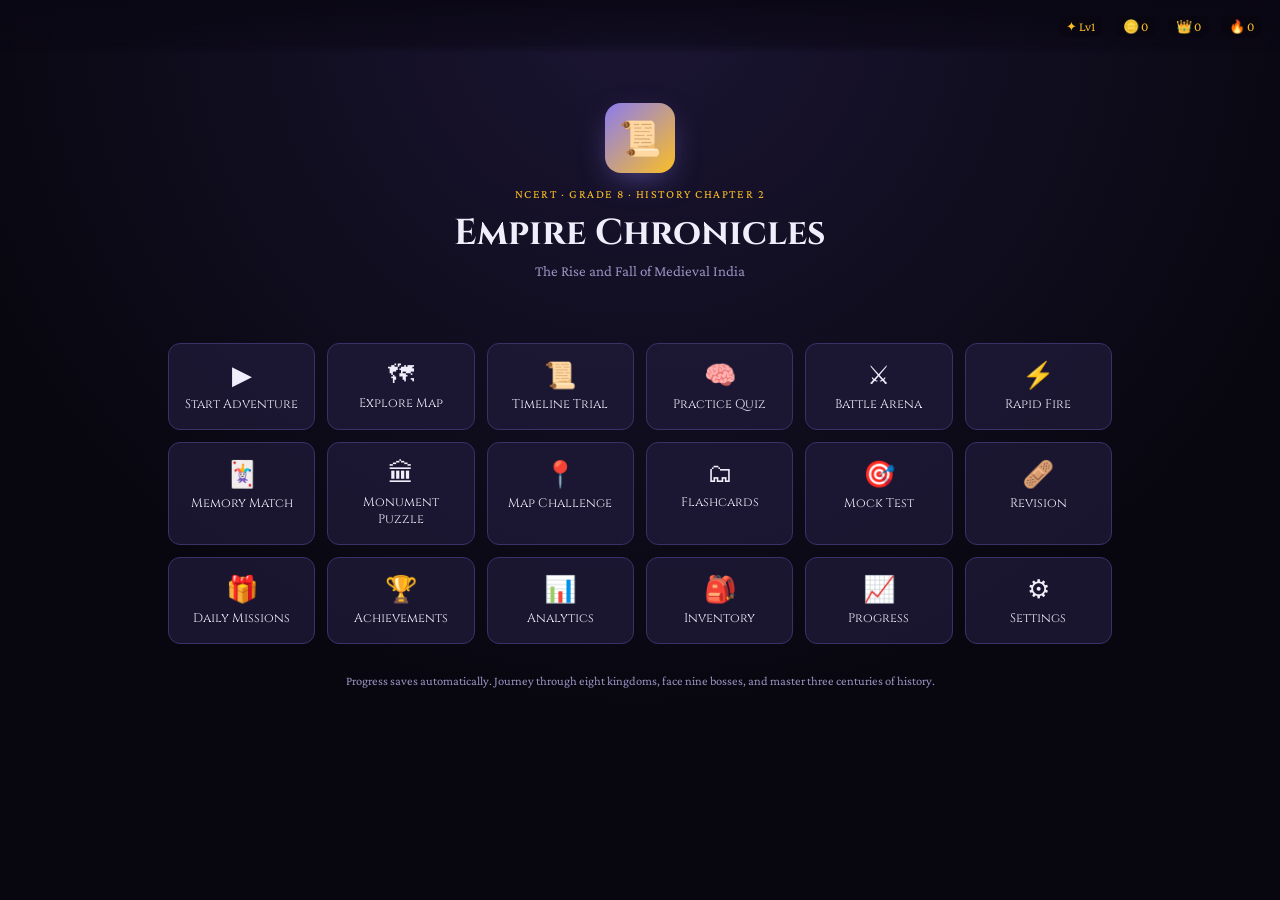
<file: apps/chronicle-quest-india/index.html>
<!DOCTYPE html>
<html lang="en">
<head>
<meta charset="UTF-8">
<meta name="viewport" content="width=device-width, initial-scale=1, viewport-fit=cover">
<title>Empire Chronicles — Rise and Fall of Medieval India</title>
<meta name="theme-color" content="#120e1f">
<link rel="preconnect" href="https://fonts.googleapis.com">
<link rel="preconnect" href="https://fonts.gstatic.com" crossorigin>
<link href="https://fonts.googleapis.com/css2?family=Cinzel:wght@500;600;700&family=Crimson+Pro:wght@400;500;600&display=swap" rel="stylesheet">
<style>
:root{
  --bg1:#1b1533; --bg2:#08070f;
  --card:#1e1938cc; --card-2:#262050;
  --text:#f1eefc; --muted:#9a92c2;
  --primary:#8b7bf0; --accent:#22d3ee; --gold:#fbbf24;
  --destructive:#f87171; --blood:#8a2c2c; --forest:#3f7d5c;
  --border:#3a3168; --parchment:#ece1c4;
}
*{box-sizing:border-box;}
html,body{margin:0;padding:0;min-height:100%;}
body{
  min-height:100dvh;
  background:radial-gradient(circle at top, var(--bg1), var(--bg2) 65%);
  color:var(--text); font-family:'Crimson Pro',serif; font-size:16px;
  -webkit-font-smoothing:antialiased; overflow-x:hidden;
}
h1,h2,h3,.disp{font-family:'Cinzel',serif;}
button{font-family:inherit;cursor:pointer;}
a{color:inherit;text-decoration:none;}
.wrap{max-width:980px;margin:0 auto;padding:0 18px 60px;}
.topbar{display:flex;align-items:center;gap:14px;padding:16px 18px;position:sticky;top:0;z-index:5;
  background:linear-gradient(180deg,rgba(10,7,20,.92),rgba(10,7,20,.5) 85%,transparent);backdrop-filter:blur(6px);}
.topbar .back{background:none;border:1px solid var(--border);border-radius:8px;color:var(--muted);padding:6px 12px;font-size:13px;}
.topbar .back:hover{color:var(--text);}
.topbar .stats{margin-left:auto;display:flex;gap:12px;font-size:13px;color:var(--gold);flex-wrap:wrap;justify-content:flex-end;}
.topbar .stats span{display:inline-flex;align-items:center;gap:4px;background:#00000030;border-radius:8px;padding:3px 8px;}
.shell-head{margin:6px 0 20px;}
.shell-head .eyebrow{font-size:12px;letter-spacing:.1em;color:var(--primary);text-transform:uppercase;}
.shell-head h1{font-size:26px;margin:4px 0 4px;}
.shell-head .sub{color:var(--muted);font-size:14.5px;margin:0;}

/* HOME */
#home-hero{text-align:center;padding:50px 20px 30px;}
#home-hero .badge{width:70px;height:70px;margin:0 auto 14px;border-radius:16px;display:flex;align-items:center;justify-content:center;font-size:34px;
  background:linear-gradient(135deg,var(--primary),var(--gold));box-shadow:0 10px 30px -8px #8b7bf088;}
#home-hero .eyebrow{font-size:12px;letter-spacing:.12em;color:var(--gold);text-transform:uppercase;}
#home-hero h1{font-size:36px;margin:8px 0 6px;}
#home-hero .sub{color:var(--muted);max-width:520px;margin:0 auto;font-size:15px;}
.nav-grid{display:grid;grid-template-columns:repeat(auto-fill,minmax(140px,1fr));gap:12px;margin-top:34px;}
.nav-card{background:var(--card);border:1px solid var(--border);border-radius:12px;padding:16px 12px;text-align:center;transition:transform .15s,border-color .15s;}
.nav-card:hover{transform:translateY(-3px);border-color:var(--primary);}
.nav-card .ic{font-size:26px;margin-bottom:6px;}
.nav-card .lb{font-family:'Cinzel',serif;font-size:12.5px;color:var(--text);}
.footnote{text-align:center;color:var(--muted);font-size:12.5px;margin-top:30px;}

/* generic cards / buttons */
.card{background:var(--card);border:1px solid var(--border);border-radius:14px;padding:20px;backdrop-filter:blur(6px);}
.pillrow{display:flex;flex-wrap:wrap;gap:8px;margin-bottom:16px;}
.pill{border-radius:999px;border:1px solid var(--border);padding:5px 12px;font-size:12.5px;background:transparent;color:var(--muted);}
.pill.active{border-color:var(--primary);background:#8b7bf030;color:var(--primary);}
.btn{border:none;border-radius:8px;padding:11px 22px;font-family:'Cinzel',serif;font-size:13.5px;cursor:pointer;}
.btn-primary{background:var(--primary);color:#160f2e;}
.btn-primary:hover{background:#9a8bf5;}
.btn-outline{background:transparent;border:1px solid var(--border);color:var(--text);}
.btn-outline:hover{border-color:var(--primary);}
.opt-grid{display:grid;grid-template-columns:1fr 1fr;gap:10px;margin-top:16px;}
@media(max-width:560px){.opt-grid{grid-template-columns:1fr;}}
.opt-btn{border:1px solid var(--border);background:#00000022;border-radius:10px;padding:13px 15px;text-align:left;font-size:14.5px;color:var(--text);}
.opt-btn:hover:not(:disabled){border-color:#8b7bf099;}
.opt-btn.correct{border-color:var(--primary);background:#8b7bf033;}
.opt-btn.wrong{border-color:var(--destructive);background:#c94b4b33;}
.opt-btn.dim{opacity:.45;}
.opt-btn b{color:#8b7bf0cc;margin-right:8px;}
.opt-btn:disabled{cursor:default;}
.progress-bar{height:5px;border-radius:99px;background:#00000040;overflow:hidden;}
.progress-fill{height:100%;background:linear-gradient(90deg,var(--primary),var(--gold));transition:width .3s;}
.explain-box{margin-top:16px;border:1px solid #8b7bf055;background:#8b7bf015;border-radius:10px;padding:14px;}
.explain-box .verdict{font-family:'Cinzel',serif;color:var(--gold);font-size:14px;}
.shimmer{background:linear-gradient(90deg,var(--gold),#fff6d0,var(--gold));-webkit-background-clip:text;background-clip:text;color:transparent;}

/* story chapter list cards */
.chapter-card{position:relative;display:flex;gap:14px;align-items:flex-start;background:var(--card);border:1px solid var(--border);border-radius:14px;padding:16px 18px;margin-bottom:12px;}
.chapter-card.locked{opacity:.5;}
.chapter-card .ic{font-size:30px;}
.chapter-card h3{margin:2px 0 2px;font-size:17px;}
.chapter-card .yrs{font-size:11px;letter-spacing:.08em;color:var(--gold);text-transform:uppercase;}
.chapter-card p{margin:6px 0 0;font-size:13.5px;color:var(--muted);line-height:1.5;}
.chapter-card .sub{font-style:italic;color:#c7bfe8;font-size:13px;}

/* boss */
.duel-grid{display:grid;grid-template-columns:1fr 1fr;gap:16px;}
@media(max-width:560px){.duel-grid{grid-template-columns:1fr;}}
.hpcard{border-radius:14px;border:1px solid var(--border);padding:16px;background:var(--card);}
.hpcard .em{font-size:38px;}
.hpbar{height:11px;border-radius:99px;background:#00000050;overflow:hidden;margin-top:8px;}
.hpbar .fill{height:100%;transition:width .4s;}

/* memory */
.mem-grid{display:grid;grid-template-columns:repeat(4,1fr);gap:8px;}
.mem-card{aspect-ratio:3/4;border-radius:10px;border:1px solid var(--border);background:#00000030;display:flex;align-items:center;justify-content:center;text-align:center;padding:6px;font-size:12px;}
.mem-card.flipped{background:var(--parchment);color:#1c1730;border-color:var(--gold);}
.mem-card.matched{opacity:.55;}

/* flashcard */
.flash-wrap{max-width:520px;margin:0 auto;}
.flash-card{min-height:280px;border-radius:16px;border:2px solid var(--gold);background:var(--parchment);color:#241a05;display:flex;flex-direction:column;align-items:center;justify-content:center;text-align:center;padding:30px;cursor:pointer;}
.flash-card .tag{font-size:11px;letter-spacing:.12em;text-transform:uppercase;color:#7a5a10;}
.flash-card .front{font-family:'Cinzel',serif;font-size:28px;margin-top:10px;}
.flash-card .back{font-size:16px;white-space:pre-line;line-height:1.5;margin-top:10px;}

/* timeline */
.tl-item{display:flex;align-items:center;gap:12px;border:1px solid var(--border);border-radius:10px;padding:12px 14px;margin-bottom:8px;background:var(--card);}
.tl-item.correct{border-color:var(--primary);background:#8b7bf022;}
.tl-item.wrong{border-color:var(--destructive);background:#c94b4b22;}
.tl-year{font-family:'Cinzel',serif;color:var(--gold);font-size:20px;width:70px;flex-shrink:0;}
.tl-ud{display:flex;flex-direction:column;gap:2px;}
.tl-ud button{background:none;border:1px solid var(--border);border-radius:5px;color:var(--muted);font-size:11px;padding:1px 6px;}

/* map */
.map-grid{display:grid;grid-template-columns:1.4fr 1fr;gap:18px;}
@media(max-width:700px){.map-grid{grid-template-columns:1fr;}}
.map-svg-wrap{position:relative;aspect-ratio:3/4;border-radius:14px;border:1px solid var(--border);background:linear-gradient(180deg,#3b2f6b40,transparent);overflow:hidden;}
.map-pin-label{font-family:'Cinzel',serif;fill:var(--gold);font-size:2.4px;text-anchor:middle;}

/* achievements */
.ach-grid{display:grid;grid-template-columns:repeat(auto-fill,minmax(200px,1fr));gap:12px;}
.ach-card{border-radius:12px;border:1px solid var(--border);padding:14px;background:var(--card);opacity:.65;}
.ach-card.earned{opacity:1;border-color:var(--gold);box-shadow:0 0 20px -8px #e8c45888;}
.ach-card .ic{font-size:30px;}

/* misc */
.stat-tile{border-radius:10px;background:#00000030;text-align:center;padding:10px;}
.stat-tile .n{font-family:'Cinzel',serif;color:var(--gold);font-size:16px;}
.stat-tile .l{font-size:11px;color:var(--muted);}
input[type=text]{background:#00000040;border:1px solid var(--border);border-radius:8px;color:var(--gold);font-family:'Cinzel',serif;text-align:center;padding:8px;width:100%;}
.toggle{display:flex;align-items:center;justify-content:space-between;border:1px solid var(--border);border-radius:10px;padding:14px;background:var(--card);margin-bottom:10px;}
.switch{width:42px;height:24px;border-radius:99px;background:#00000050;position:relative;flex-shrink:0;}
.switch.on{background:var(--primary);}
.switch .knob{position:absolute;top:2px;left:2px;width:20px;height:20px;border-radius:50%;background:#fff;transition:left .15s;}
.switch.on .knob{left:20px;}
::selection{background:#8b7bf055;}
</style>
</head>
<body>
<div id="app"></div>
<script>
/* ============================== DATA ============================== */
const CHAPTERS = [{"id":"delhi","title":"Delhi Sultanate","subtitle":"The Turkish Dawn","color":"royal","emoji":"🏰","years":"1206 – 1526","intro":"After Muhammad Ghori's death in 1206, Qutbuddin Aibak founded the Mamluk (Slave) dynasty in Delhi, beginning three centuries of Turkish-Afghan rule under five dynasties — Slave, Khilji, Tughlaq, Sayyid and Lodi.","rulers":[{"name":"Qutbuddin Aibak","reign":"1206–1210","facts":["Founder of the Slave dynasty","Began the Qutub Minar","Built Quwwat-ul-Islam mosque"]},{"name":"Iltutmish","reign":"1211–1236","facts":["Consolidated the Sultanate","Introduced silver tanka and copper jital","Completed the Qutub Minar"]},{"name":"Razia Sultan","reign":"1236–1240","facts":["First and only woman ruler of Delhi","Faced revolt by Turkish nobles (Chahalgani)"]},{"name":"Balban","reign":"1266–1287","facts":["Introduced sijda and paibos court etiquette","Crushed the Mongol threat","Broke power of the Chahalgani"]},{"name":"Alauddin Khilji","reign":"1296–1316","facts":["Captured Chittor (1303)","Market price control system","Repelled Mongol invasions","Sent Malik Kafur to the Deccan"]},{"name":"Muhammad bin Tughlaq","reign":"1325–1351","facts":["Shifted capital Delhi → Daulatabad","Introduced token currency (copper coins)","Called the 'wisest fool'"]},{"name":"Firoz Shah Tughlaq","reign":"1351–1388","facts":["Built canals and cities (Firozabad, Hisar)","Levied jizya on Brahmans","Restored the Qutub Minar"]},{"name":"Ibrahim Lodi","reign":"1517–1526","facts":["Last Sultan of Delhi","Defeated by Babur at Panipat"]}],"keyEvents":["1206 — Delhi Sultanate founded by Qutbuddin Aibak","1303 — Alauddin Khilji captures Chittor","1398 — Timur invades and sacks Delhi","1526 — Ibrahim Lodi defeated at First Battle of Panipat"],"administration":["Sultan was head of state, army and judiciary","Iqta system — land assigned to nobles (iqtadars) for revenue","Diwan-i-Wizarat handled finance; Diwan-i-Arz the army","Silver tanka and copper jital as standard coins"],"monuments":["Qutub Minar","Quwwat-ul-Islam Mosque","Alai Darwaza","Tughlaqabad Fort"],"boss":{"name":"Alauddin Khilji","title":"Sikandar-i-Sani","hp":100,"quote":"Delhi belongs to the strong. Prove your strength, scholar."}},{"id":"resistance","title":"Kingdoms of Resistance","subtitle":"Regions that would not bow","color":"forest","emoji":"🛡","years":"13th – 15th century","intro":"As the Sultanate expanded, regional powers rose against it — the Rajputs of Mewar, the Gajapatis of Odisha, the Sultans of Gujarat and Bengal, each defending their soil.","rulers":[{"name":"Rana Hammir","reign":"c. 1326","facts":["Recaptured Mewar from Delhi's grip","Sisodia line of Mewar"]},{"name":"Rana Kumbha","reign":"1433–1468","facts":["Built Kumbhalgarh Fort","Raised Vijay Stambha at Chittor after victory over Malwa"]},{"name":"Kapilendra Deva","reign":"1435–1467","facts":["Founded Gajapati dynasty of Odisha","Fought the Bahmanis and Vijayanagara"]},{"name":"Zafar Khan (Muzaffar Shah)","reign":"1407","facts":["Founded independent Gujarat Sultanate"]},{"name":"Shamsuddin Ilyas Shah","reign":"1352–1358","facts":["Founded Bengal Sultanate","Capital at Pandua"]}],"keyEvents":["1326 — Rana Hammir restores Mewar","1352 — Ilyas Shah founds Bengal Sultanate","1398 — Timur's invasion weakens Delhi, regions break away","15th c. — Kumbhalgarh Fort raised"],"administration":["Fortified hill capitals — Chittor, Kumbhalgarh","Jagir grants to clan chiefs","Fierce Rajput code of honour (jauhar and saka)"],"monuments":["Kumbhalgarh Fort","Vijay Stambha, Chittor","Konark Sun Temple","Jagannath Temple, Puri"],"boss":{"name":"Rana Kumbha","title":"Lord of the Hills","hp":120,"quote":"Mewar never yields. Answer well, traveler."}},{"id":"vijayanagara","title":"Vijayanagara Empire","subtitle":"City of Victory","color":"gold","emoji":"🕌","years":"1336 – 1646","intro":"Founded in 1336 by Harihara and Bukka on the banks of the Tungabhadra, Vijayanagara became the greatest Hindu empire of the south, ruled by four dynasties — Sangama, Saluva, Tuluva and Aravidu.","rulers":[{"name":"Harihara & Bukka","reign":"1336","facts":["Founders of the Sangama dynasty","Set up capital at Hampi on the Tungabhadra"]},{"name":"Krishnadevaraya","reign":"1509–1529","facts":["Peak of Vijayanagara power (Tuluva dynasty)","Patron of Telugu literature — 'Ashtadiggajas' at court","Wrote Amuktamalyada"]},{"name":"Rama Raya","reign":"regent 1542–1565","facts":["Regent who lost the Battle of Talikota","Alienated the Deccan Sultans"]}],"keyEvents":["1336 — Vijayanagara founded","1509 — Krishnadevaraya crowned","1565 — Battle of Talikota shatters the empire"],"administration":["Amara-nayaka system — military commanders held land for troops","Rich trade in horses, textiles and spices","Persian, Portuguese and Arab merchants at Hampi","Provinces (mandalams) under governors"],"monuments":["Vitthala Temple","Virupaksha Temple","Lotus Mahal","Stone Chariot of Hampi","Hazara Rama Temple"],"boss":{"name":"Krishnadevaraya","title":"Andhra Bhoja","hp":130,"quote":"Wisdom rules the south. Show me yours."}},{"id":"bahmani","title":"Bahmani Sultanate","subtitle":"The Deccan crescent","color":"bronze","emoji":"⚔","years":"1347 – 1518","intro":"Founded by Alauddin Bahman Shah in 1347 after a revolt against Muhammad bin Tughlaq, the Bahmani Sultanate ruled the Deccan for 170 years before splitting into five Deccan Sultanates — Bijapur, Golconda, Ahmadnagar, Berar and Bidar.","rulers":[{"name":"Alauddin Bahman Shah","reign":"1347–1358","facts":["Founder of Bahmani Sultanate","Capital at Gulbarga"]},{"name":"Mahmud Gawan","reign":"PM 1466–1481","facts":["Great Persian minister-scholar","Reformed administration and army","Built a famous madrasa at Bidar"]}],"keyEvents":["1347 — Bahmani Sultanate founded","1518 — Splits into Bijapur, Golconda, Ahmadnagar, Berar, Bidar"],"administration":["Divided into tarafs (provinces)","Persian influence in art, architecture and court language","Rivalry between afaqi (foreign) and dakhini (local) nobles"],"monuments":["Gol Gumbaz (Bijapur)","Charminar (Golconda)","Gulbarga Fort","Madrasa of Mahmud Gawan"],"boss":{"name":"Mahmud Gawan","title":"Malik-ut-Tujjar","hp":110,"quote":"The Deccan tests every mind. Begin."}},{"id":"mughal","title":"Mughal Empire","subtitle":"Emperors of Hindustan","color":"royal","emoji":"👑","years":"1526 – 1857","intro":"Babur, descendant of Timur and Chengiz Khan, defeated Ibrahim Lodi at Panipat in 1526 and founded the Mughal Empire — the greatest empire of medieval India, spanning almost the whole subcontinent under Aurangzeb.","rulers":[{"name":"Babur","reign":"1526–1530","facts":["Won First Battle of Panipat","Used cannons and tulughma tactics","Wrote Baburnama in Turkish"]},{"name":"Humayun","reign":"1530–1540, 1555–1556","facts":["Lost throne to Sher Shah Suri","Regained empire from Persia before death"]},{"name":"Sher Shah Suri","reign":"1540–1545","facts":["Interrupted the Mughals","Built Grand Trunk Road","Introduced the rupiya"]},{"name":"Akbar","reign":"1556–1605","facts":["Won Second Battle of Panipat (1556) against Hemu","Abolished jizya (1564)","Founded Din-i-Ilahi (1582)","Mansabdari system","Built Fatehpur Sikri"]},{"name":"Jahangir","reign":"1605–1627","facts":["Patron of Mughal painting","Chain of justice at Agra fort","Married Nur Jahan"]},{"name":"Shah Jahan","reign":"1628–1658","facts":["Built the Taj Mahal for Mumtaz Mahal","Commissioned the Peacock throne","Built Red Fort at Delhi"]},{"name":"Aurangzeb","reign":"1658–1707","facts":["Empire reached largest extent","Re-imposed jizya (1679)","Long Deccan wars weakened the empire"]}],"keyEvents":["1526 — First Battle of Panipat, Babur defeats Ibrahim Lodi","1556 — Second Battle of Panipat, Akbar defeats Hemu","1576 — Battle of Haldighati, Akbar vs Maharana Pratap","1707 — Death of Aurangzeb, decline begins"],"administration":["Mansabdari system — ranks (zat and sawar) for nobles","Jagir land assignments in place of salary","Zabti revenue system under Todar Mal","Provinces (subas) under subadars; districts (sarkars) under faujdars"],"monuments":["Taj Mahal","Red Fort","Humayun's Tomb","Fatehpur Sikri","Buland Darwaza","Jama Masjid"],"boss":{"name":"Aurangzeb","title":"Alamgir","hp":160,"quote":"None have out-lasted the Mughal. Try, historian."}},{"id":"rajputs","title":"Rajputs","subtitle":"Sons of Kings","color":"blood","emoji":"🗡","years":"8th – 18th century","intro":"Divided into clans — Sisodias of Mewar, Rathores of Marwar, Kachwahas of Amber, Hadas of Bundi — the Rajputs both allied with and defied the Mughals.","rulers":[{"name":"Maharana Pratap","reign":"1572–1597","facts":["Refused Akbar's submission","Fought Battle of Haldighati (1576) on Chetak","Retook most of Mewar before death"]},{"name":"Raja Man Singh","reign":"1550–1614","facts":["Kachwaha of Amber","Trusted general and mansabdar of Akbar"]},{"name":"Jai Singh","reign":"1611–1667","facts":["Kachwaha commander for Aurangzeb","Negotiated treaty of Purandar with Shivaji (1665)"]}],"keyEvents":["1576 — Battle of Haldighati","Jauhar of Chittor performed thrice in history"],"administration":["Clan-based (kula) organisation","Bhumi (land) granted to warrior nobles","Fortified capitals — Chittor, Amber, Mehrangarh"],"monuments":["Chittorgarh Fort","Kumbhalgarh","Amber Fort","Mehrangarh","Vijay Stambha"],"boss":{"name":"Maharana Pratap","title":"Rana of Mewar","hp":140,"quote":"Chetak carried me through Haldighati. Can you carry these questions?"}},{"id":"ahoms","title":"Ahom Kingdom","subtitle":"Rulers of Assam","color":"forest","emoji":"🐘","years":"1228 – 1826","intro":"Founded by Sukaphaa in 1228, the Ahoms — a Tai people from Upper Burma — ruled Assam for nearly 600 years and repeatedly repulsed Mughal invasions.","rulers":[{"name":"Sukaphaa","reign":"1228–1268","facts":["Founder of the Ahom kingdom","Came from Upper Burma across the Patkai"]},{"name":"Lachit Borphukan","reign":"commander 1667–1672","facts":["Defeated Mughals at Battle of Saraighat (1671)","Used naval warfare on the Brahmaputra","Said 'My uncle is not greater than my country'"]},{"name":"Rudra Singha","reign":"1696–1714","facts":["Peak of Ahom power","Patron of Assamese culture and Shakta worship"]}],"keyEvents":["1228 — Ahom kingdom founded","1671 — Battle of Saraighat, Ahoms defeat Mughals"],"administration":["Paik system — every adult male gave rotational service","Divided under Borphukan (west) and Borbarua (east)","Buranjis — Ahom court chronicles"],"monuments":["Rang Ghar","Kareng Ghar","Talatal Ghar"],"boss":{"name":"Lachit Borphukan","title":"Hero of Saraighat","hp":130,"quote":"My uncle was less dear than my country. Face me."}},{"id":"sikhs","title":"Sikh Power","subtitle":"From Guru to Empire","color":"gold","emoji":"☬","years":"1469 – 1849","intro":"From Guru Nanak's teachings (b. 1469) to Guru Gobind Singh's Khalsa (1699) to Maharaja Ranjit Singh's Sikh Empire (1799), the Sikhs became a formidable power in Punjab.","rulers":[{"name":"Guru Nanak","reign":"1469–1539","facts":["Founder of Sikhism","Taught oneness of God and equality"]},{"name":"Guru Arjan","reign":"1581–1606","facts":["Compiled the Adi Granth","Martyred under Jahangir"]},{"name":"Guru Gobind Singh","reign":"1666–1708","facts":["Founded the Khalsa in 1699 at Anandpur Sahib","Tenth and last Sikh Guru"]},{"name":"Banda Bahadur","reign":"1708–1716","facts":["Led armed struggle against Mughals","Captured Sirhind"]},{"name":"Maharaja Ranjit Singh","reign":"1799–1839","facts":["Founded Sikh Empire at Lahore in 1799","Modernised army (Fauj-i-Khas) with European officers"]}],"keyEvents":["1699 — Khalsa founded at Anandpur Sahib","1799 — Ranjit Singh captures Lahore"],"administration":["Misl confederacy before Ranjit Singh","Ranjit Singh's Fauj-i-Khas modernised infantry","Territory divided into subas and parganas"],"monuments":["Golden Temple, Amritsar","Gobindgarh Fort","Anandpur Sahib","Samadhi of Ranjit Singh"],"boss":{"name":"Guru Gobind Singh","title":"Founder of the Khalsa","hp":150,"quote":"Sava lakh se ek ladaun. Test your courage."}},{"id":"administration","title":"Administration & Society","subtitle":"How empires were run","color":"bronze","emoji":"⚖","years":"13th – 18th century","intro":"Beneath every crown was a system — land revenue, taxes, provincial officers, coins, and armies. Learn how Sultans, Vijayanagara, Mughals, Ahoms and Sikhs actually governed their people.","rulers":[{"name":"Todar Mal","reign":"under Akbar","facts":["Devised the zabti / dahsala revenue system","Measured land in bighas"]},{"name":"Malik Ambar","reign":"1600–1626","facts":["Ethiopian minister of Ahmadnagar","Introduced zabt revenue in the Deccan"]}],"keyEvents":["1564 — Akbar abolishes jizya","1580s — Todar Mal's dahsala system introduced","1679 — Aurangzeb re-imposes jizya"],"administration":["Iqta (Sultanate) → Jagir (Mughal) — revenue assignments to nobles","Mansabdars ranked by zat (personal) and sawar (cavalry)","Zabti / dahsala — 10-year average yield used to fix revenue","Amara-nayaka (Vijayanagara) and Paik (Ahom) as parallel systems","Coins — Iltutmish's tanka, Sher Shah's rupiya"],"monuments":["Diwan-i-Am, Red Fort","Diwan-i-Khas, Fatehpur Sikri"],"boss":{"name":"Raja Todar Mal","title":"Master of Revenue","hp":120,"quote":"Every bigha matters. Prove your accounts."}},{"id":"final","title":"Final Revision","subtitle":"The whole chapter, at once","color":"gold","emoji":"🎓","years":"1206 – 1849","intro":"The scroll closes. Test yourself across every kingdom, every date, every ruler and every monument from the chapter. Master this trial and you have mastered the map of medieval India.","rulers":[],"keyEvents":["1206 — Delhi Sultanate begins","1526 — Mughals arrive","1707 — Aurangzeb dies; decline","1799 — Ranjit Singh's Sikh Empire"],"administration":["This chapter is your final trial — no new content, only mastery."],"monuments":[],"boss":{"name":"Grand Historian","title":"Final Trial","hp":180,"quote":"Show me all you have learned."}}];

const QUESTIONS = [{"id":0,"chapter":"delhi","difficulty":"easy","type":"mcq","q":"Who founded the Delhi Sultanate in 1206?","options":["Iltutmish","Qutbuddin Aibak","Balban","Muhammad Ghori"],"answer":1,"explain":"Qutbuddin Aibak, a slave-general of Muhammad Ghori, founded the Mamluk (Slave) dynasty in 1206."},{"id":1,"chapter":"delhi","difficulty":"easy","type":"mcq","q":"Who was the first and only woman ruler of the Delhi Sultanate?","options":["Nur Jahan","Razia Sultan","Chand Bibi","Jahanara"],"answer":1,"explain":"Razia Sultan, daughter of Iltutmish, ruled 1236–1240 before being overthrown."},{"id":2,"chapter":"delhi","difficulty":"medium","type":"mcq","q":"Alauddin Khilji is famous for introducing:","options":["The mansabdari system","Market price controls","Din-i-Ilahi","The Khalsa"],"answer":1,"explain":"Alauddin Khilji's market regulations fixed prices to sustain his large standing army."},{"id":3,"chapter":"delhi","difficulty":"medium","type":"mcq","q":"Which sultan shifted the capital from Delhi to Daulatabad?","options":["Iltutmish","Balban","Muhammad bin Tughlaq","Firoz Shah Tughlaq"],"answer":2,"explain":"Muhammad bin Tughlaq shifted the capital in 1327 — a costly failure that earned him the nickname 'wisest fool'."},{"id":4,"chapter":"delhi","difficulty":"easy","type":"mcq","q":"The Qutub Minar was begun by:","options":["Iltutmish","Balban","Qutbuddin Aibak","Alauddin Khilji"],"answer":2,"explain":"Qutbuddin Aibak began the Qutub Minar; Iltutmish completed most of it."},{"id":5,"chapter":"delhi","difficulty":"medium","type":"mcq","q":"Iltutmish introduced which two coins?","options":["Rupiya and mohur","Tanka and jital","Pana and dinar","Dam and paisa"],"answer":1,"explain":"Iltutmish issued the silver tanka and the copper jital — foundations of Sultanate currency."},{"id":6,"chapter":"delhi","difficulty":"medium","type":"mcq","q":"Timur invaded Delhi in:","options":["1206","1398","1526","1556"],"answer":1,"explain":"Timur sacked Delhi in 1398, shattering the Tughlaq Sultanate."},{"id":7,"chapter":"delhi","difficulty":"hard","type":"mcq","q":"Balban introduced which court practices?","options":["Din-i-Ilahi and Sulh-i-Kul","Sijda and paibos","Zabt and dahsala","Mansab and jagir"],"answer":1,"explain":"Balban enforced sijda (prostration) and paibos (kissing the sultan's feet) to elevate royal dignity."},{"id":8,"chapter":"delhi","difficulty":"hard","type":"mcq","q":"Muhammad bin Tughlaq's failed 'token currency' was made of:","options":["Silver","Copper (as substitute for gold/silver)","Iron","Paper"],"answer":1,"explain":"He tried to circulate copper coins at the value of silver — forgery ruined the scheme."},{"id":9,"chapter":"delhi","difficulty":"medium","type":"tf","q":"Razia Sultan was the daughter of Iltutmish.","options":["True","False"],"answer":0,"explain":"True. Razia was Iltutmish's chosen successor over her brothers."},{"id":10,"chapter":"delhi","difficulty":"easy","type":"tf","q":"The Delhi Sultanate was ruled by five dynasties.","options":["True","False"],"answer":0,"explain":"True — Slave, Khilji, Tughlaq, Sayyid and Lodi dynasties ruled Delhi."},{"id":11,"chapter":"delhi","difficulty":"medium","type":"fill","q":"The land-revenue assignment given to nobles under the Sultanate was called ___.","options":["Iqta"],"answer":0,"explain":"Iqta — revenue assignments granted to iqtadars."},{"id":12,"chapter":"delhi","difficulty":"hard","type":"ar","q":"Assertion: Alauddin Khilji fixed market prices in Delhi. Reason: He needed to maintain a large standing army cheaply.","options":["Both true, reason explains","Both true, reason does not explain","Assertion true, reason false","Assertion false"],"answer":0,"explain":"Both statements are true and the reason correctly explains the market-control policy."},{"id":13,"chapter":"delhi","difficulty":"medium","type":"whoami","q":"I ruled Delhi for four years and was the only woman to sit on the throne. Who am I?","options":["Nur Jahan","Razia Sultan","Jahanara","Chand Bibi"],"answer":1,"explain":"Razia Sultan (1236–1240)."},{"id":14,"chapter":"delhi","difficulty":"hard","type":"mcq","q":"Alauddin Khilji's general who led the Deccan campaigns was:","options":["Zafar Khan","Malik Kafur","Ulugh Khan","Nusrat Khan"],"answer":1,"explain":"Malik Kafur led three major Deccan expeditions between 1307 and 1311."},{"id":15,"chapter":"resistance","difficulty":"easy","type":"mcq","q":"Rana Kumbha built which famous fort?","options":["Amber","Kumbhalgarh","Mehrangarh","Gwalior"],"answer":1,"explain":"Kumbhalgarh, with the second-longest wall in the world, was built by Rana Kumbha."},{"id":16,"chapter":"resistance","difficulty":"medium","type":"mcq","q":"The Vijay Stambha at Chittor was raised by:","options":["Rana Sanga","Rana Kumbha","Rana Pratap","Rana Hammir"],"answer":1,"explain":"Rana Kumbha built the Vijay Stambha to commemorate his victory over Malwa."},{"id":17,"chapter":"resistance","difficulty":"medium","type":"mcq","q":"The Gajapati dynasty ruled which region?","options":["Bengal","Odisha","Gujarat","Mewar"],"answer":1,"explain":"Kapilendra Deva founded the Gajapati dynasty of Odisha in 1435."},{"id":18,"chapter":"resistance","difficulty":"hard","type":"mcq","q":"The founder of the independent Bengal Sultanate was:","options":["Zafar Khan","Ilyas Shah","Hussain Shah","Sikandar Shah"],"answer":1,"explain":"Shamsuddin Ilyas Shah founded the Bengal Sultanate in 1352 with capital at Pandua."},{"id":19,"chapter":"resistance","difficulty":"medium","type":"tf","q":"The Gujarat Sultanate was founded by Zafar Khan (Muzaffar Shah) in 1407.","options":["True","False"],"answer":0,"explain":"True. He declared independence when the Delhi Sultanate weakened after Timur."},{"id":20,"chapter":"resistance","difficulty":"hard","type":"whoami","q":"I restored Mewar to Sisodia rule around 1326 after the Khiljis. Who am I?","options":["Rana Kumbha","Rana Hammir","Rana Sanga","Maharana Pratap"],"answer":1,"explain":"Rana Hammir, founder of the Sisodia line of Mewar."},{"id":21,"chapter":"vijayanagara","difficulty":"easy","type":"mcq","q":"Vijayanagara was founded in 1336 by:","options":["Krishnadevaraya","Harihara and Bukka","Kapilendra Deva","Alauddin Bahman Shah"],"answer":1,"explain":"The brothers Harihara and Bukka founded Vijayanagara on the Tungabhadra river."},{"id":22,"chapter":"vijayanagara","difficulty":"hard","type":"mcq","q":"Krishnadevaraya wrote which famous Telugu literary work?","options":["Baburnama","Amuktamalyada","Akbarnama","Rajatarangini"],"answer":1,"explain":"Krishnadevaraya himself composed Amuktamalyada in Telugu."},{"id":23,"chapter":"vijayanagara","difficulty":"medium","type":"mcq","q":"The Battle of Talikota (1565) was fought between Vijayanagara and:","options":["The Mughals","The Deccan Sultanates","The Portuguese","The Bahmanis"],"answer":1,"explain":"A confederacy of the Deccan Sultanates crushed Vijayanagara at Talikota in 1565."},{"id":24,"chapter":"vijayanagara","difficulty":"medium","type":"mcq","q":"Krishnadevaraya belonged to which dynasty of Vijayanagara?","options":["Sangama","Saluva","Tuluva","Aravidu"],"answer":2,"explain":"He was the greatest ruler of the Tuluva dynasty."},{"id":25,"chapter":"vijayanagara","difficulty":"hard","type":"mcq","q":"The Amara-nayaka system was:","options":["A Mughal land-tax","A Vijayanagara military-land system","A Sikh confederacy","A Rajput code"],"answer":1,"explain":"Amara-nayakas were Vijayanagara commanders holding land in return for maintaining troops."},{"id":26,"chapter":"vijayanagara","difficulty":"easy","type":"mcq","q":"Which temple in Hampi has the famous stone chariot?","options":["Virupaksha","Vitthala","Lotus Mahal","Hazara Rama"],"answer":1,"explain":"The Vitthala Temple complex houses the iconic stone chariot."},{"id":27,"chapter":"vijayanagara","difficulty":"medium","type":"tf","q":"Vijayanagara's capital was on the Tungabhadra river.","options":["True","False"],"answer":0,"explain":"True — the ruins of Hampi lie on the Tungabhadra."},{"id":28,"chapter":"vijayanagara","difficulty":"hard","type":"whoami","q":"My court had the 'Ashtadiggajas' — eight great Telugu poets. Who am I?","options":["Rama Raya","Bukka","Krishnadevaraya","Harihara II"],"answer":2,"explain":"Krishnadevaraya's court hosted the eight poet-elephants of Telugu literature."},{"id":29,"chapter":"vijayanagara","difficulty":"medium","type":"fill","q":"The city of Vijayanagara stood on the ___ river.","options":["Tungabhadra"],"answer":0,"explain":"Tungabhadra."},{"id":30,"chapter":"bahmani","difficulty":"medium","type":"mcq","q":"The Bahmani Sultanate was founded in:","options":["1206","1336","1347","1526"],"answer":2,"explain":"Alauddin Bahman Shah founded the Bahmani Sultanate in 1347 after revolting against Muhammad bin Tughlaq."},{"id":31,"chapter":"bahmani","difficulty":"hard","type":"mcq","q":"Mahmud Gawan served as prime minister of which kingdom?","options":["Vijayanagara","Bahmani","Mewar","Mughal"],"answer":1,"explain":"Mahmud Gawan was the great Persian minister of the Bahmani Sultanate."},{"id":32,"chapter":"bahmani","difficulty":"medium","type":"mcq","q":"The Bahmani Sultanate split into how many successor Deccan Sultanates?","options":["3","4","5","6"],"answer":2,"explain":"Five — Bijapur, Golconda, Ahmadnagar, Berar and Bidar (1518)."},{"id":33,"chapter":"bahmani","difficulty":"hard","type":"mcq","q":"The Gol Gumbaz is located in which former Deccan capital?","options":["Golconda","Bijapur","Ahmadnagar","Bidar"],"answer":1,"explain":"Gol Gumbaz, tomb of Muhammad Adil Shah, stands at Bijapur."},{"id":34,"chapter":"bahmani","difficulty":"medium","type":"tf","q":"Mahmud Gawan built a famous madrasa at Bidar.","options":["True","False"],"answer":0,"explain":"True — the Madrasa of Mahmud Gawan at Bidar."},{"id":35,"chapter":"mughal","difficulty":"easy","type":"mcq","q":"Who won the First Battle of Panipat (1526)?","options":["Akbar","Babur","Sher Shah","Aurangzeb"],"answer":1,"explain":"Babur defeated Ibrahim Lodi at Panipat in 1526 using cannons and tulughma flanking."},{"id":36,"chapter":"mughal","difficulty":"easy","type":"mcq","q":"Which Mughal emperor built the Taj Mahal?","options":["Akbar","Jahangir","Shah Jahan","Aurangzeb"],"answer":2,"explain":"Shah Jahan built the Taj Mahal in memory of Mumtaz Mahal."},{"id":37,"chapter":"mughal","difficulty":"medium","type":"mcq","q":"Akbar's revenue system was developed by:","options":["Birbal","Abul Fazl","Todar Mal","Man Singh"],"answer":2,"explain":"Raja Todar Mal devised the zabti / dahsala system."},{"id":38,"chapter":"mughal","difficulty":"medium","type":"mcq","q":"The mansabdari system was introduced by:","options":["Babur","Humayun","Akbar","Shah Jahan"],"answer":2,"explain":"Akbar organised his nobility through mansabs — ranks of zat and sawar."},{"id":39,"chapter":"mughal","difficulty":"medium","type":"mcq","q":"Aurangzeb re-imposed which tax abolished by Akbar?","options":["Zabti","Jizya","Kharaj","Zakat"],"answer":1,"explain":"Aurangzeb re-imposed jizya on non-Muslims in 1679; Akbar had abolished it in 1564."},{"id":40,"chapter":"mughal","difficulty":"easy","type":"mcq","q":"The Second Battle of Panipat (1556) was fought between Akbar and:","options":["Ibrahim Lodi","Hemu","Rana Pratap","Sher Shah"],"answer":1,"explain":"Bairam Khan led Akbar's forces to victory over Hemu at Panipat."},{"id":41,"chapter":"mughal","difficulty":"hard","type":"mcq","q":"Sher Shah Suri introduced which coin?","options":["Tanka","Rupiya","Mohur","Dinar"],"answer":1,"explain":"Sher Shah issued the silver rupiya — ancestor of the modern rupee."},{"id":42,"chapter":"mughal","difficulty":"medium","type":"mcq","q":"Fatehpur Sikri was built by:","options":["Babur","Humayun","Akbar","Jahangir"],"answer":2,"explain":"Akbar built Fatehpur Sikri as his capital 1571–1585."},{"id":43,"chapter":"mughal","difficulty":"hard","type":"mcq","q":"Akbar's syncretic religion was called:","options":["Din-i-Ilahi","Sulh-i-Kul","Bhakti","Chishti"],"answer":0,"explain":"Din-i-Ilahi (1582) drew from many faiths."},{"id":44,"chapter":"mughal","difficulty":"easy","type":"tf","q":"Babur wrote his memoirs called the Baburnama.","options":["True","False"],"answer":0,"explain":"True — the Baburnama, in Chagatai Turkish."},{"id":45,"chapter":"mughal","difficulty":"medium","type":"tf","q":"Humayun regained his throne with Persian help before dying in 1556.","options":["True","False"],"answer":0,"explain":"True. He recovered Delhi in 1555 and died the next year."},{"id":46,"chapter":"mughal","difficulty":"medium","type":"fill","q":"The Mughal noble's rank of cavalry was called ___.","options":["Sawar"],"answer":0,"explain":"Sawar — the cavalry rank in the mansabdari system."},{"id":47,"chapter":"mughal","difficulty":"hard","type":"ar","q":"Assertion: Aurangzeb's Deccan wars weakened the Mughal Empire. Reason: They exhausted treasury and army while regional powers rose.","options":["Both true, reason explains","Both true, reason does not explain","Assertion true, reason false","Assertion false"],"answer":0,"explain":"Correct — the endless Deccan campaigns drained Mughal resources while Marathas, Sikhs and Rajputs grew."},{"id":48,"chapter":"mughal","difficulty":"hard","type":"whoami","q":"I built Fatehpur Sikri, abolished jizya and founded Din-i-Ilahi. Who am I?","options":["Babur","Akbar","Jahangir","Aurangzeb"],"answer":1,"explain":"Akbar the Great."},{"id":49,"chapter":"mughal","difficulty":"medium","type":"chrono","q":"Which Mughal ruled first?","options":["Jahangir","Akbar","Humayun","Shah Jahan"],"answer":2,"explain":"Order: Babur → Humayun → Akbar → Jahangir → Shah Jahan → Aurangzeb."},{"id":50,"chapter":"mughal","difficulty":"hard","type":"mcq","q":"Sher Shah Suri built which famous road?","options":["Silk Road","Grand Trunk Road","Royal Highway","King's Way"],"answer":1,"explain":"Sher Shah rebuilt the Grand Trunk Road from Bengal to Kabul."},{"id":51,"chapter":"rajputs","difficulty":"easy","type":"mcq","q":"The Battle of Haldighati (1576) was fought between:","options":["Akbar and Rana Pratap","Babur and Ibrahim Lodi","Akbar and Hemu","Aurangzeb and Shivaji"],"answer":0,"explain":"Akbar's forces under Man Singh met Maharana Pratap at Haldighati."},{"id":52,"chapter":"rajputs","difficulty":"easy","type":"mcq","q":"Maharana Pratap's horse was named:","options":["Badal","Chetak","Sarangi","Meghdoot"],"answer":1,"explain":"Chetak carried Rana Pratap to safety at Haldighati."},{"id":53,"chapter":"rajputs","difficulty":"medium","type":"mcq","q":"Man Singh was a general of which Mughal emperor?","options":["Babur","Akbar","Aurangzeb","Shah Jahan"],"answer":1,"explain":"Raja Man Singh of Amber was one of Akbar's most trusted mansabdars."},{"id":54,"chapter":"rajputs","difficulty":"medium","type":"mcq","q":"Maharana Pratap belonged to which Rajput clan?","options":["Rathore","Sisodia","Kachwaha","Hada"],"answer":1,"explain":"The Sisodias of Mewar — Pratap's clan."},{"id":55,"chapter":"rajputs","difficulty":"hard","type":"tf","q":"The city of Jaipur was later founded by the Kachwahas of Amber.","options":["True","False"],"answer":0,"explain":"True — Sawai Jai Singh II founded Jaipur in 1727."},{"id":56,"chapter":"rajputs","difficulty":"medium","type":"whoami","q":"I refused Akbar's submission, lost Haldighati but retook most of Mewar before my death. Who am I?","options":["Rana Sanga","Rana Kumbha","Maharana Pratap","Bappa Rawal"],"answer":2,"explain":"Maharana Pratap (1572–1597)."},{"id":57,"chapter":"ahoms","difficulty":"medium","type":"mcq","q":"The Ahom kingdom was founded in 1228 by:","options":["Lachit Borphukan","Sukaphaa","Rudra Singha","Chakradhwaj"],"answer":1,"explain":"Sukaphaa, a Tai prince from Upper Burma, founded the Ahom kingdom."},{"id":58,"chapter":"ahoms","difficulty":"medium","type":"mcq","q":"Lachit Borphukan defeated the Mughals at the Battle of:","options":["Panipat","Saraighat","Haldighati","Talikota"],"answer":1,"explain":"In 1671 Lachit Borphukan won the naval Battle of Saraighat on the Brahmaputra."},{"id":59,"chapter":"ahoms","difficulty":"medium","type":"mcq","q":"The Paik system was practised by the:","options":["Mughals","Vijayanagara","Ahoms","Sikhs"],"answer":2,"explain":"Ahoms — every adult male gave rotational service under the paik system."},{"id":60,"chapter":"ahoms","difficulty":"hard","type":"mcq","q":"The court chronicles of the Ahoms are called:","options":["Puranas","Buranjis","Akhbarats","Firmans"],"answer":1,"explain":"Buranjis — the Ahom historical chronicles."},{"id":61,"chapter":"ahoms","difficulty":"medium","type":"tf","q":"The Battle of Saraighat was a naval battle on the Brahmaputra.","options":["True","False"],"answer":0,"explain":"True — Lachit used the river to devastate the Mughal fleet."},{"id":62,"chapter":"ahoms","difficulty":"medium","type":"whoami","q":"I came from Upper Burma across the Patkai and founded a kingdom that lasted 600 years. Who am I?","options":["Rudra Singha","Lachit Borphukan","Sukaphaa","Chakradhwaj"],"answer":2,"explain":"Sukaphaa, founder of the Ahom kingdom in 1228."},{"id":63,"chapter":"sikhs","difficulty":"easy","type":"mcq","q":"The Khalsa was founded in 1699 by:","options":["Guru Nanak","Guru Arjan","Guru Gobind Singh","Banda Bahadur"],"answer":2,"explain":"Guru Gobind Singh founded the Khalsa at Anandpur Sahib in 1699."},{"id":64,"chapter":"sikhs","difficulty":"medium","type":"mcq","q":"Maharaja Ranjit Singh established the Sikh Empire in which year?","options":["1699","1757","1799","1849"],"answer":2,"explain":"Ranjit Singh captured Lahore in 1799 and made it his capital."},{"id":65,"chapter":"sikhs","difficulty":"medium","type":"mcq","q":"The founder of Sikhism was:","options":["Guru Nanak","Guru Arjan","Guru Gobind Singh","Guru Tegh Bahadur"],"answer":0,"explain":"Guru Nanak (1469–1539) founded Sikhism."},{"id":66,"chapter":"sikhs","difficulty":"hard","type":"mcq","q":"The Adi Granth was compiled by:","options":["Guru Nanak","Guru Arjan","Guru Ram Das","Guru Hargobind"],"answer":1,"explain":"Guru Arjan compiled the Adi Granth in 1604."},{"id":67,"chapter":"sikhs","difficulty":"medium","type":"mcq","q":"Ranjit Singh's elite modernised army corps was called:","options":["Khalsa","Fauj-i-Khas","Fauj-i-Ain","Misl"],"answer":1,"explain":"The Fauj-i-Khas was trained by European officers."},{"id":68,"chapter":"sikhs","difficulty":"hard","type":"mcq","q":"Before Ranjit Singh, Sikh territory was organised as:","options":["Subas","Misls","Iqtas","Jagirs"],"answer":1,"explain":"Twelve Sikh misls formed a confederacy across Punjab."},{"id":69,"chapter":"sikhs","difficulty":"medium","type":"tf","q":"Banda Bahadur led armed struggle against the Mughals after Guru Gobind Singh.","options":["True","False"],"answer":0,"explain":"True — Banda captured Sirhind and challenged Mughal power."},{"id":70,"chapter":"sikhs","difficulty":"medium","type":"whoami","q":"I was the tenth Sikh Guru and founder of the Khalsa. Who am I?","options":["Guru Nanak","Guru Arjan","Guru Tegh Bahadur","Guru Gobind Singh"],"answer":3,"explain":"Guru Gobind Singh."},{"id":71,"chapter":"administration","difficulty":"medium","type":"mcq","q":"Iqta was:","options":["A coin","A land assignment","A prayer","A weapon"],"answer":1,"explain":"Iqta was a revenue assignment given to nobles under the Delhi Sultanate."},{"id":72,"chapter":"administration","difficulty":"hard","type":"mcq","q":"The Amara-nayaka system belonged to:","options":["Mughals","Vijayanagara","Sikhs","Ahoms"],"answer":1,"explain":"Under Vijayanagara, amara-nayakas were military commanders holding land."},{"id":73,"chapter":"administration","difficulty":"medium","type":"mcq","q":"Zabti / dahsala revenue was designed by:","options":["Birbal","Abul Fazl","Todar Mal","Sher Shah"],"answer":2,"explain":"Todar Mal used a 10-year average yield to fix revenue."},{"id":74,"chapter":"administration","difficulty":"hard","type":"mcq","q":"In the mansabdari system, 'zat' referred to:","options":["Cavalry rank","Personal rank","Land rank","Court title"],"answer":1,"explain":"Zat was the personal rank; sawar the cavalry obligation."},{"id":75,"chapter":"administration","difficulty":"medium","type":"mcq","q":"Malik Ambar served in which Deccan sultanate?","options":["Bijapur","Golconda","Ahmadnagar","Berar"],"answer":2,"explain":"Malik Ambar was the great minister of Ahmadnagar."},{"id":76,"chapter":"administration","difficulty":"medium","type":"tf","q":"The rupiya was introduced by Sher Shah Suri.","options":["True","False"],"answer":0,"explain":"True — Sher Shah introduced the silver rupiya."},{"id":77,"chapter":"administration","difficulty":"hard","type":"ar","q":"Assertion: The paik system supplied labour and soldiers to the Ahom state. Reason: Every adult male gave rotational service.","options":["Both true, reason explains","Both true, reason does not explain","Assertion true, reason false","Assertion false"],"answer":0,"explain":"Correct — rotational adult-male service was the paik system's mechanism."},{"id":78,"chapter":"administration","difficulty":"medium","type":"fill","q":"The Mughal province was called a ___.","options":["Suba"],"answer":0,"explain":"Suba, governed by a subadar."},{"id":79,"chapter":"administration","difficulty":"hard","type":"whoami","q":"I devised the dahsala revenue system for Akbar using a 10-year yield average. Who am I?","options":["Abul Fazl","Birbal","Todar Mal","Man Singh"],"answer":2,"explain":"Raja Todar Mal."},{"id":80,"chapter":"final","difficulty":"easy","type":"chrono","q":"Which came first?","options":["Battle of Panipat 1526","Battle of Haldighati 1576","Battle of Talikota 1565","Battle of Saraighat 1671"],"answer":0,"explain":"Panipat (1526) — Babur's victory came first."},{"id":81,"chapter":"final","difficulty":"medium","type":"mcq","q":"Which of these did NOT rule Delhi?","options":["Iltutmish","Balban","Krishnadevaraya","Firoz Shah Tughlaq"],"answer":2,"explain":"Krishnadevaraya ruled Vijayanagara, not Delhi."},{"id":82,"chapter":"final","difficulty":"hard","type":"mcq","q":"Match: builder → monument. Who built the Vitthala Temple at Hampi?","options":["Rana Kumbha","Krishnadevaraya","Shah Jahan","Aurangzeb"],"answer":1,"explain":"The Vitthala Temple reached its grand form under Krishnadevaraya."},{"id":83,"chapter":"final","difficulty":"medium","type":"tf","q":"The Battle of Saraighat was fought between the Ahoms and the Mughals.","options":["True","False"],"answer":0,"explain":"True — Lachit Borphukan defeated the Mughals in 1671."},{"id":84,"chapter":"final","difficulty":"hard","type":"chrono","q":"Which happened last?","options":["Founding of Khalsa 1699","Battle of Talikota 1565","Battle of Haldighati 1576","First Panipat 1526"],"answer":0,"explain":"Khalsa (1699) is the latest."}];

const DATES = [{"year":1206,"event":"Delhi Sultanate founded by Qutbuddin Aibak"},{"year":1326,"event":"Rana Hammir restores Mewar"},{"year":1336,"event":"Vijayanagara Empire founded"},{"year":1347,"event":"Bahmani Sultanate founded"},{"year":1398,"event":"Timur invades Delhi"},{"year":1498,"event":"Vasco da Gama reaches Calicut"},{"year":1526,"event":"First Battle of Panipat — Babur wins"},{"year":1556,"event":"Second Battle of Panipat — Akbar wins"},{"year":1565,"event":"Battle of Talikota — fall of Vijayanagara"},{"year":1576,"event":"Battle of Haldighati — Pratap vs Akbar"},{"year":1671,"event":"Battle of Saraighat — Ahoms defeat Mughals"},{"year":1699,"event":"Khalsa founded by Guru Gobind Singh"},{"year":1799,"event":"Ranjit Singh captures Lahore"}];

const VOCAB = [{"term":"Iqta","meaning":"Land revenue assignment to a noble under the Delhi Sultanate."},{"term":"Jizya","meaning":"Tax on non-Muslim subjects, abolished by Akbar, re-imposed by Aurangzeb."},{"term":"Mansabdar","meaning":"Mughal officer holding a rank (zat) and cavalry (sawar)."},{"term":"Zabti / Dahsala","meaning":"Akbar's land-revenue system under Todar Mal, based on a 10-year yield average."},{"term":"Amara-nayaka","meaning":"Vijayanagara military commander holding land for troops."},{"term":"Paik","meaning":"Ahom system of rotational military and labour service."},{"term":"Khalsa","meaning":"Community of initiated Sikhs founded by Guru Gobind Singh in 1699."},{"term":"Jauhar","meaning":"Rajput practice of mass self-immolation to avoid capture."},{"term":"Saka","meaning":"Rajput last stand — warriors dressed in saffron and fought to the death."},{"term":"Tanka","meaning":"Silver coin of the Delhi Sultanate introduced by Iltutmish."},{"term":"Jital","meaning":"Copper coin of the Delhi Sultanate paired with the tanka."},{"term":"Rupiya","meaning":"Silver coin introduced by Sher Shah Suri — ancestor of the rupee."},{"term":"Sijda","meaning":"Court prostration introduced by Balban."},{"term":"Paibos","meaning":"Court practice of kissing the sultan's feet, introduced by Balban."},{"term":"Suba","meaning":"Mughal province, governed by a subadar."},{"term":"Sarkar","meaning":"Mughal district within a suba, under a faujdar."},{"term":"Iqtadar","meaning":"Holder of an iqta under the Sultanate."},{"term":"Buranji","meaning":"Ahom court chronicles maintained in Assamese and Ahom."},{"term":"Misl","meaning":"One of the twelve Sikh confederacies before Ranjit Singh."},{"term":"Fauj-i-Khas","meaning":"Ranjit Singh's elite European-trained army."}];

const KINGDOMS = [{"id":"delhi","name":"Delhi","x":42,"y":30,"chapter":"delhi"},{"id":"mewar","name":"Mewar","x":34,"y":40,"chapter":"rajputs"},{"id":"vijayanagara","name":"Vijayanagara","x":42,"y":72,"chapter":"vijayanagara"},{"id":"bahmani","name":"Bahmani","x":44,"y":62,"chapter":"bahmani"},{"id":"agra","name":"Agra (Mughal)","x":44,"y":34,"chapter":"mughal"},{"id":"ahom","name":"Ahom (Assam)","x":78,"y":34,"chapter":"ahoms"},{"id":"punjab","name":"Punjab (Sikh)","x":36,"y":22,"chapter":"sikhs"},{"id":"odisha","name":"Odisha","x":60,"y":52,"chapter":"resistance"},{"id":"gujarat","name":"Gujarat","x":24,"y":45,"chapter":"resistance"},{"id":"bengal","name":"Bengal","x":68,"y":44,"chapter":"resistance"}];

const MONUMENT_TILES = [{"id":"qutub","name":"Qutub Minar","builder":"Qutbuddin Aibak (begun) & Iltutmish","cols":2,"rows":3,"glyph":"🗼","fact":"Tallest brick minaret in the world, begun 1199."},{"id":"taj","name":"Taj Mahal","builder":"Shah Jahan","cols":3,"rows":2,"glyph":"🕌","fact":"Built for Mumtaz Mahal, 1632–1653."},{"id":"vitthala","name":"Vitthala Temple","builder":"Krishnadevaraya","cols":3,"rows":2,"glyph":"🏛","fact":"Famed for its musical pillars and stone chariot."},{"id":"kumbhal","name":"Kumbhalgarh Fort","builder":"Rana Kumbha","cols":3,"rows":2,"glyph":"🏰","fact":"Second-longest fortification wall in the world."},{"id":"red","name":"Red Fort","builder":"Shah Jahan","cols":3,"rows":2,"glyph":"🏯","fact":"Shah Jahan's Delhi citadel, from 1638."},{"id":"konark","name":"Konark Sun Temple","builder":"Narasimhadeva I (Gajapati era temple)","cols":3,"rows":2,"glyph":"🛕","fact":"Chariot-shaped temple of Surya on the Odisha coast."}];

const MEMORY_PAIRS = [["Babur","First Panipat 1526"],["Akbar","Second Panipat 1556"],["Rana Pratap","Haldighati 1576"],["Krishnadevaraya","Vijayanagara"],["Lachit Borphukan","Saraighat 1671"],["Guru Gobind Singh","Khalsa 1699"],["Shah Jahan","Taj Mahal"],["Rana Kumbha","Kumbhalgarh"]];

const ACHIEVEMENT_DEFS = [
  {id:'first-chapter',label:'First Scroll',desc:'Complete any chapter',icon:'📜',test:s=>s.completedChapters.length>=1},
  {id:'empire-builder',label:'Empire Builder',desc:'Complete 4 chapters',icon:'🏰',test:s=>s.completedChapters.length>=4},
  {id:'hundred',label:'100% Reader',desc:`Complete all ${CHAPTERS.length} chapters`,icon:'📚',test:s=>s.completedChapters.length===CHAPTERS.length},
  {id:'king-slayer',label:'King Slayer',desc:'Defeat any boss',icon:'⚔',test:s=>s.bossesDefeated.length>=1},
  {id:'battle-master',label:'Battle Master',desc:'Defeat 5 bosses',icon:'🛡',test:s=>s.bossesDefeated.length>=5},
  {id:'history-legend',label:'History Legend',desc:'Defeat all bosses',icon:'👑',test:s=>s.bossesDefeated.length===CHAPTERS.length},
  {id:'map-genius',label:'Map Genius',desc:`Visit all ${KINGDOMS.length} kingdoms`,icon:'🗺',test:s=>s.visitedKingdoms.length===KINGDOMS.length},
  {id:'timeline',label:'Perfect Timeline',desc:'Sort the timeline correctly',icon:'⏳',test:s=>s.timelineCompleted},
  {id:'sharp',label:'Sharp Mind',desc:'Reach 80% accuracy (20+ Qs)',icon:'🧠',test:s=>s.questionsAnswered>=20 && Math.round(s.correctAnswers/Math.max(1,s.questionsAnswered)*100)>=80},
  {id:'grinder',label:'Grinder',desc:'Answer 100 questions',icon:'💎',test:s=>s.questionsAnswered>=100},
];

const RANKS = [{min:0,title:'Village Student'},{min:200,title:'Historian'},{min:500,title:'Commander'},{min:1000,title:'Royal Advisor'},{min:2000,title:'Empire Builder'},{min:4000,title:'Legend'}];

const INDIA_PATH = "M 42 5 L 52 6 L 58 12 L 62 20 L 60 28 L 66 34 L 72 34 L 82 30 L 82 38 L 76 44 L 72 46 L 68 50 L 66 60 L 62 70 L 56 80 L 50 88 L 44 94 L 40 90 L 36 80 L 30 68 L 26 58 L 24 50 L 22 44 L 20 36 L 24 28 L 30 20 L 36 12 Z";

const NAV = [
  {href:'story',emoji:'▶',label:'Start Adventure'},{href:'map',emoji:'🗺',label:'Explore Map'},
  {href:'timeline',emoji:'📜',label:'Timeline Trial'},{href:'quiz',emoji:'🧠',label:'Practice Quiz'},
  {href:'boss',emoji:'⚔',label:'Battle Arena'},{href:'rapidfire',emoji:'⚡',label:'Rapid Fire'},
  {href:'memory',emoji:'🃏',label:'Memory Match'},{href:'puzzle',emoji:'🏛',label:'Monument Puzzle'},
  {href:'mapchallenge',emoji:'📍',label:'Map Challenge'},{href:'flashcards',emoji:'🗂',label:'Flashcards'},
  {href:'exam',emoji:'🎯',label:'Mock Test'},{href:'revision',emoji:'🩹',label:'Revision'},
  {href:'missions',emoji:'🎁',label:'Daily Missions'},{href:'achievements',emoji:'🏆',label:'Achievements'},
  {href:'analytics',emoji:'📊',label:'Analytics'},{href:'inventory',emoji:'🎒',label:'Inventory'},
  {href:'progress',emoji:'📈',label:'Progress'},{href:'settings',emoji:'⚙',label:'Settings'},
];

/* ============================== STATE ============================== */
const STORE_KEY = 'empire-chronicles-save';
function defaultState(){
  return {playerName:'Young Historian',avatar:'🧙',banner:'🏳',xp:0,coins:0,crowns:0,scrolls:0,diamonds:0,
    completedChapters:[],bossesDefeated:[],questionsAnswered:0,correctAnswers:0,wrongIds:[],seenIds:[],
    chapterAcc:{},typeAcc:{},timelineCompleted:false,visitedKingdoms:[],mapChallengeBest:0,memoryBest:0,rapidBest:0,
    inventory:[],favorites:[],mastered:[],streak:0,lastPlayed:'',dailyDate:'',
    dailyProgress:{qs:0,timeline:false,boss:false,chapter:false},history:[],
    settings:{sound:true,animations:true,language:'en',difficulty:'adaptive'}};
}
function todayStr(){ return new Date().toISOString().slice(0,10); }
function loadState(){
  try{
    const raw = localStorage.getItem(STORE_KEY);
    if(!raw) return rollDaily(defaultState());
    const parsed = JSON.parse(raw);
    return rollDaily({...defaultState(), ...parsed, settings:{...defaultState().settings, ...(parsed.settings||{})}, dailyProgress:{...defaultState().dailyProgress, ...(parsed.dailyProgress||{})}});
  }catch(e){ return rollDaily(defaultState()); }
}
function rollDaily(s){
  const t = todayStr();
  if(s.dailyDate !== t){
    const yesterday = new Date(Date.now()-86400000).toISOString().slice(0,10);
    const streak = s.dailyDate===yesterday ? s.streak : (s.lastPlayed ? 0 : s.streak);
    return {...s, dailyDate:t, dailyProgress:{qs:0,timeline:false,boss:false,chapter:false}, streak};
  }
  return s;
}
let STATE = loadState();
function save(){ localStorage.setItem(STORE_KEY, JSON.stringify(STATE)); }
function update(patch){ STATE = {...STATE, ...patch}; save(); }
function recordHistory(correct){
  const t = todayStr();
  const h = [...STATE.history];
  const last = h[h.length-1];
  if(last && last.date===t){ last.qs++; if(correct) last.right++; }
  else { h.push({date:t, qs:1, right: correct?1:0}); if(h.length>30) h.shift(); }
  return {history:h, lastPlayed:t};
}
function grant(g){
  update({
    coins: STATE.coins+(g.coins||0), crowns: STATE.crowns+(g.crowns||0), scrolls: STATE.scrolls+(g.scrolls||0),
    diamonds: STATE.diamonds+(g.diamonds||0), xp: STATE.xp+(g.xp||0),
    inventory: g.item && !STATE.inventory.includes(g.item) ? [...STATE.inventory, g.item] : STATE.inventory,
  });
}
function addXp(n){ update({xp: STATE.xp+n}); }
function recordAnswer(e){
  STATE = {...STATE, ...recordHistory(e.correct)};
  const chAcc = STATE.chapterAcc[e.chapter] || {seen:0,right:0};
  const tyAcc = STATE.typeAcc[e.type] || {seen:0,right:0};
  const wrongIds = e.correct ? STATE.wrongIds.filter(id=>id!==e.id) : (STATE.wrongIds.includes(e.id)?STATE.wrongIds:[...STATE.wrongIds,e.id]);
  const seenIds = STATE.seenIds.includes(e.id) ? STATE.seenIds : [...STATE.seenIds, e.id];
  update({
    questionsAnswered: STATE.questionsAnswered+1, correctAnswers: STATE.correctAnswers + (e.correct?1:0),
    xp: STATE.xp + (e.correct?15:0), coins: STATE.coins + (e.correct?8:0),
    wrongIds, seenIds,
    chapterAcc: {...STATE.chapterAcc, [e.chapter]: {seen:chAcc.seen+1, right:chAcc.right+(e.correct?1:0)}},
    typeAcc: {...STATE.typeAcc, [e.type]: {seen:tyAcc.seen+1, right:tyAcc.right+(e.correct?1:0)}},
    dailyProgress: {...STATE.dailyProgress, qs: STATE.dailyProgress.qs+1},
  });
}
function completeChapter(id){
  if(STATE.completedChapters.includes(id)) return;
  update({completedChapters:[...STATE.completedChapters,id], crowns:STATE.crowns+1, scrolls:STATE.scrolls+1, xp:STATE.xp+100,
    dailyProgress:{...STATE.dailyProgress, chapter:true}});
}
function defeatBoss(id){
  if(STATE.bossesDefeated.includes(id)) return;
  update({bossesDefeated:[...STATE.bossesDefeated,id], crowns:STATE.crowns+2, diamonds:STATE.diamonds+1, xp:STATE.xp+200,
    dailyProgress:{...STATE.dailyProgress, boss:true}});
}
function visitKingdom(id){
  if(STATE.visitedKingdoms.includes(id)) return;
  update({visitedKingdoms:[...STATE.visitedKingdoms,id], xp:STATE.xp+20});
}
function toggleFavorite(id){ update({favorites: STATE.favorites.includes(id)?STATE.favorites.filter(x=>x!==id):[...STATE.favorites,id]}); }
function toggleMastered(id){ update({mastered: STATE.mastered.includes(id)?STATE.mastered.filter(x=>x!==id):[...STATE.mastered,id]}); }
function completeDailyStreak(){
  const d = STATE.dailyProgress;
  if(d.qs>=25 && d.timeline && d.boss && d.chapter && STATE.lastPlayed===todayStr()) update({streak: STATE.streak+1, diamonds: STATE.diamonds+2});
}
function updateSettings(patch){ update({settings:{...STATE.settings, ...patch}}); }
function resetSave(){ STATE = defaultState(); save(); }
function levelInfo(xp){
  let idx=1;
  for(let i=0;i<RANKS.length;i++) if(xp>=RANKS[i].min) idx=i+1;
  const cur = RANKS[idx-1], next = RANKS[idx] || {min:cur.min+2000,title:'Legend'};
  const progress = Math.min(1, (xp-cur.min)/(next.min-cur.min));
  return {level:idx, title:cur.title, progress, next:next.min};
}
function shuffle(arr){ const a=[...arr]; for(let i=a.length-1;i>0;i--){ const j=Math.floor(Math.random()*(i+1)); [a[i],a[j]]=[a[j],a[i]]; } return a; }
function chapterTitle(id){ const c = CHAPTERS.find(c=>c.id===id); return c?c.title:id; }

/* ============================== ROUTER / SHELL ============================== */
const app = document.getElementById('app');
function route(){
  const hash = location.hash.slice(2) || '';
  const [path, qs] = hash.split('?');
  const params = Object.fromEntries(new URLSearchParams(qs||''));
  render(path||'home', params);
}
window.addEventListener('hashchange', route);
function nav(path){ location.hash = '#/'+path; }

function Shell(title, subtitle, bodyHtml){
  const lv = levelInfo(STATE.xp);
  return `
    <div class="topbar">
      <button class="back" onclick="history.length>1?history.back():nav('home')">← Back</button>
      <div class="stats">
        <span>✦ Lv${lv.level}</span>
        <span>🪙 ${STATE.coins}</span>
        <span>👑 ${STATE.crowns}</span>
        <span>💎 ${STATE.diamonds}</span>
        <span>🔥 ${STATE.streak}</span>
      </div>
    </div>
    <div class="wrap">
      <div class="shell-head">
        <div class="eyebrow">Empire Chronicles</div>
        <h1>${title}</h1>
        <p class="sub">${subtitle}</p>
      </div>
      ${bodyHtml}
    </div>`;
}

function render(path, params){
  window.scrollTo(0,0);
  if(path==='home') return renderHome();
  if(path==='story') return params.chapter ? renderStoryChapter(params.chapter) : renderStoryList();
  if(path==='map') return renderMap();
  if(path==='timeline') return renderTimeline();
  if(path==='quiz') return renderQuiz();
  if(path==='boss') return params.chapter ? renderBossBattle(params.chapter) : renderBossList();
  if(path==='rapidfire') return renderRapidFire();
  if(path==='memory') return renderMemory();
  if(path==='puzzle') return renderPuzzle();
  if(path==='mapchallenge') return renderMapChallenge();
  if(path==='flashcards') return renderFlashcards();
  if(path==='exam') return renderExam();
  if(path==='revision') return renderRevision();
  if(path==='missions') return renderMissions();
  if(path==='achievements') return renderAchievements();
  if(path==='analytics') return renderAnalytics();
  if(path==='inventory') return renderInventory();
  if(path==='progress') return renderProgress();
  if(path==='settings') return renderSettings();
  return renderHome();
}

/* ---------------- HOME ---------------- */
function renderHome(){
  app.innerHTML = `
    <div class="topbar"><div style="flex:1"></div>
      <div class="stats"><span>✦ Lv${levelInfo(STATE.xp).level}</span><span>🪙 ${STATE.coins}</span><span>👑 ${STATE.crowns}</span><span>🔥 ${STATE.streak}</span></div>
    </div>
    <div id="home-hero">
      <div class="badge">📜</div>
      <div class="eyebrow">NCERT · Grade 8 · History Chapter 2</div>
      <h1>Empire Chronicles</h1>
      <p class="sub">The Rise and Fall of Medieval India</p>
    </div>
    <div class="wrap">
      <div class="nav-grid">
        ${NAV.map(n=>`<a class="nav-card" href="#/${n.href}"><div class="ic">${n.emoji}</div><div class="lb">${n.label}</div></a>`).join('')}
      </div>
      <p class="footnote">Progress saves automatically. Journey through eight kingdoms, face nine bosses, and master three centuries of history.</p>
    </div>`;
}

/* ---------------- STORY LIST ---------------- */
function renderStoryList(){
  const body = `<div>${CHAPTERS.map((c,i)=>{
    const locked = i>0 && !STATE.completedChapters.includes(CHAPTERS[i-1].id);
    return `<a class="chapter-card ${locked?'locked':''}" href="${locked?'#':'#/story?chapter='+c.id}">
      <div class="ic">${locked?'🔒':c.emoji}</div>
      <div>
        <div class="yrs">Chapter ${i+1} · ${c.years}</div>
        <h3>${c.title}</h3>
        <div class="sub">${c.subtitle}</div>
        <p>${c.intro}</p>
      </div>
    </a>`;
  }).join('')}</div>`;
  app.innerHTML = Shell('Choose Your Chapter', 'Each kingdom holds a story. Each story holds a boss.', body);
}

/* ---------------- STORY CHAPTER READER ---------------- */
function renderStoryChapter(id){
  const ch = CHAPTERS.find(c=>c.id===id);
  if(!ch){ nav('story'); return; }
  const qs = shuffle(QUESTIONS.filter(q=>q.chapter===id)).slice(0,3);
  const total = 4 + qs.length;
  let page = 0, answered = {};

  function pageHtml(){
    if(page===0) return `<div class="pill" style="margin-bottom:10px;display:inline-block">✦ The Scroll Unfurls</div><p style="font-size:18px;line-height:1.7">${ch.intro}</p>`;
    if(page===1) return `<div class="pill" style="margin-bottom:10px;display:inline-block">✦ The Rulers</div><div class="opt-grid" style="grid-template-columns:1fr 1fr">${ch.rulers.map(r=>`<div class="card" style="padding:14px"><div class="disp" style="color:var(--gold)">${r.name}</div><div style="font-size:12px;color:var(--muted)">${r.reign}</div><ul style="margin:8px 0 0;padding-left:18px;font-size:13.5px">${r.facts.map(f=>`<li>${f}</li>`).join('')}</ul></div>`).join('')}</div>`;
    if(page===2) return `<div class="pill" style="margin-bottom:10px;display:inline-block">✦ Administration</div><ul style="padding-left:20px;line-height:1.8">${ch.administration.map(a=>`<li>${a}</li>`).join('')}</ul><div class="pill" style="margin:16px 0 10px;display:inline-block">✦ Key Events</div><ul style="padding-left:20px;line-height:1.8">${ch.keyEvents.map(e=>`<li>⚔ ${e}</li>`).join('')}</ul>`;
    if(page===3) return `<div class="pill" style="margin-bottom:10px;display:inline-block">✦ Monuments Left Behind</div><div class="pillrow">${ch.monuments.map(m=>`<span class="pill" style="border-color:var(--gold);color:var(--gold)">🏛 ${m}</span>`).join('')}</div>`;
    const qi = page-4;
    const q = qs[qi];
    const picked = answered[qi];
    return `<div class="pill" style="margin-bottom:10px;display:inline-block">✦ Prove Your Knowledge</div>
      <h3 style="margin-top:6px">${q.q}</h3>
      <div class="opt-grid">${q.options.map((o,i)=>{
        let cls='opt-btn';
        if(picked!==undefined){ cls += i===q.answer?' correct':(i===picked?' wrong':' dim'); }
        return `<button class="${cls}" ${picked!==undefined?'disabled':''} onclick="__storyAnswer(${qi},${i})"><b>${String.fromCharCode(65+i)}.</b>${o}</button>`;
      }).join('')}</div>
      ${picked!==undefined?`<div class="explain-box"><div class="verdict">${picked===q.answer?'✓ Correct!':'✗ Not quite'}</div><p style="margin:6px 0 12px">${q.explain}</p><button class="btn btn-primary" onclick="__storyNext()">Continue →</button></div>`:''}`;
  }
  function footer(){
    const done = STATE.completedChapters.includes(id);
    if(page<4) return `<div style="display:flex;justify-content:space-between;margin-top:20px">
        <button class="btn btn-outline" ${page===0?'disabled':''} onclick="__storyBack()">← Back</button>
        <button class="btn btn-primary" onclick="__storyForward()">Continue →</button>
      </div>`;
    if(page < total-1) return `<div style="display:flex;justify-content:space-between;margin-top:20px"><button class="btn btn-outline" onclick="__storyBack()">← Back</button><div></div></div>`;
    return `<div style="display:flex;justify-content:space-between;margin-top:20px">
        <button class="btn btn-outline" onclick="__storyBack()">← Back</button>
        <div style="display:flex;gap:10px">
          <button class="btn btn-primary" onclick="__storyClaim()">${done?'✓ Chapter Read':'Claim +100 XP'}</button>
          <a class="btn" style="background:var(--destructive);color:#fff" href="#/boss?chapter=${id}">⚔ Face ${ch.boss.name}</a>
        </div>
      </div>`;
  }
  function draw(){
    app.innerHTML = Shell(`${ch.emoji} ${ch.title}`, `${ch.years} · ${ch.subtitle}`, `
      <div style="display:flex;align-items:center;gap:10px;margin-bottom:16px">
        <div class="progress-bar" style="flex:1"><div class="progress-fill" style="width:${(page+1)/total*100}%"></div></div>
        <div style="font-size:12px;color:var(--muted)">${page+1}/${total}</div>
      </div>
      <div class="card" style="min-height:340px">${pageHtml()}</div>
      ${footer()}`);
  }
  window.__storyForward = ()=>{ page = Math.min(total-1, page+1); draw(); };
  window.__storyBack = ()=>{ page = Math.max(0, page-1); draw(); };
  window.__storyAnswer = (qi,i)=>{ answered[qi]=i; recordAnswer({id:qs[qi].id, correct:i===qs[qi].answer, chapter:qs[qi].chapter, type:qs[qi].type}); draw(); };
  window.__storyNext = ()=>{ page = Math.min(total-1, page+1); draw(); };
  window.__storyClaim = ()=>{ completeChapter(id); draw(); };
  draw();
}

/* ---------------- MAP ---------------- */
function renderMap(){
  let selected = null;
  function draw(){
    const sel = KINGDOMS.find(k=>k.id===selected);
    const ch = sel ? CHAPTERS.find(c=>c.id===sel.chapter) : null;
    const body = `<div class="map-grid">
      <div class="map-svg-wrap">
        <svg viewBox="0 0 100 100" style="width:100%;height:100%">
          <path d="${INDIA_PATH}" fill="#4d3f80" stroke="var(--gold)" stroke-width="0.4" opacity="0.9"/>
          ${KINGDOMS.map(k=>{
            const visited = STATE.visitedKingdoms.includes(k.id);
            const active = selected===k.id;
            return `<g style="cursor:pointer" onclick="__mapPick('${k.id}')">
              <circle cx="${k.x}" cy="${k.y}" r="${active?2.6:1.8}" fill="${visited?'var(--gold)':'#a89fce'}"/>
              <circle cx="${k.x}" cy="${k.y}" r="4" fill="var(--gold)" opacity="0.15"/>
              <text x="${k.x}" y="${k.y-3}" class="map-pin-label">${k.name}</text>
            </g>`;
          }).join('')}
        </svg>
      </div>
      <div class="card" style="min-height:380px">
        ${ch ? `
          <div class="pill" style="display:inline-block">${ch.years}</div>
          <h3 style="margin:10px 0 4px">${ch.emoji} ${sel.name}</h3>
          <p style="font-size:14px;color:#cfc7ea">${ch.intro}</p>
          <div style="margin-top:14px"><div class="disp" style="color:var(--primary);font-size:13px">Rulers</div>
            <ul style="padding-left:18px;font-size:13.5px">${ch.rulers.slice(0,4).map(r=>`<li>◆ ${r.name} <span style="color:var(--muted);font-size:12px">(${r.reign})</span></li>`).join('')}</ul></div>
          <div style="margin-top:12px"><div class="disp" style="color:var(--primary);font-size:13px">Monuments</div>
            <div class="pillrow" style="margin-top:8px">${ch.monuments.map(m=>`<span class="pill">${m}</span>`).join('')}</div></div>
          <a class="btn btn-primary" style="display:inline-block;margin-top:16px" href="#/story?chapter=${ch.id}">Enter this chapter →</a>
        ` : `<div style="text-align:center;color:var(--muted);padding-top:60px"><div style="font-size:40px">🗺</div><p style="font-style:italic;margin-top:14px">Select a kingdom banner on the map.</p><p style="font-size:12px">Visited: ${STATE.visitedKingdoms.length} / ${KINGDOMS.length}</p></div>`}
      </div>
    </div>`;
    app.innerHTML = Shell('Bharatavarsha', 'Click a banner to survey a kingdom', body);
  }
  window.__mapPick = (id)=>{ selected=id; visitKingdom(id); draw(); };
  draw();
}

/* ---------------- TIMELINE ---------------- */
function renderTimeline(){
  let order = shuffle(DATES);
  let checked = false;
  function draw(){
    const sorted = [...DATES].sort((a,b)=>a.year-b.year);
    const matches = order.map((e,i)=>e.year===sorted[i].year);
    const allOk = matches.every(Boolean);
    const body = `
      <div class="pillrow">
        <button class="btn btn-outline" onclick="__tlShuffle()">🔀 Shuffle</button>
        <button class="btn btn-primary" onclick="__tlCheck()">✓ Check Order</button>
        ${checked?`<div class="pill" style="${allOk?'border-color:var(--gold);color:var(--gold)':'border-color:var(--destructive);color:var(--destructive)'}">${allOk?'Perfect! +150 XP':matches.filter(Boolean).length+'/'+order.length+' in place'}</div>`:''}
      </div>
      <div>${order.map((e,i)=>{
        const ok = checked && matches[i], bad = checked && !matches[i];
        return `<div class="tl-item ${ok?'correct':bad?'wrong':''}">
          <div class="tl-year">${checked?e.year:'????'}</div>
          <div style="flex:1">${e.event}</div>
          <div class="tl-ud"><button onclick="__tlMove(${i},${i-1})">↑</button><button onclick="__tlMove(${i},${i+1})">↓</button></div>
        </div>`;
      }).join('')}</div>`;
    app.innerHTML = Shell('Timeline of Empires', 'Order the events. Golden glow means truth.', body);
  }
  window.__tlShuffle = ()=>{ order=shuffle(DATES); checked=false; draw(); };
  window.__tlMove = (i,j)=>{ if(j<0||j>=order.length) return; const a=[...order]; const [x]=a.splice(i,1); a.splice(j,0,x); order=a; checked=false; draw(); };
  window.__tlCheck = ()=>{
    checked = true;
    const sorted=[...DATES].sort((a,b)=>a.year-b.year);
    const allOk = order.every((e,i)=>e.year===sorted[i].year);
    if(allOk){ addXp(150); update({timelineCompleted:true, dailyProgress:{...STATE.dailyProgress, timeline:true}}); }
    draw();
  };
  draw();
}

/* ---------------- QUIZ (Practice) ---------------- */
function renderQuiz(){
  let filter='all', round=0, idx=0, picked=null, score=0, pool=[];
  function buildPool(){ pool = shuffle(filter==='all'?QUESTIONS:QUESTIONS.filter(q=>q.chapter===filter||q.difficulty===filter)).slice(0,10); }
  buildPool();
  function draw(){
    const doneAll = idx>=pool.length;
    const q = pool[idx];
    const filters = [{v:'all',l:'All'},{v:'easy',l:'Easy'},{v:'medium',l:'Medium'},{v:'hard',l:'Hard'},...CHAPTERS.map(c=>({v:c.id,l:c.title}))];
    const body = `
      <div class="pillrow">${filters.map(f=>`<button class="pill ${filter===f.v?'active':''}" onclick="__quizFilter('${f.v}')">${f.l}</button>`).join('')}</div>
      <div style="display:flex;justify-content:space-between;font-size:13px;color:var(--muted);margin-bottom:8px"><span>Question ${Math.min(idx+1,pool.length)} of ${pool.length}</span><span style="color:var(--gold)">Score: ${score}</span></div>
      <div class="progress-bar" style="margin-bottom:18px"><div class="progress-fill" style="width:${(doneAll?pool.length:idx)/pool.length*100}%"></div></div>
      <div class="card" style="min-height:340px">
      ${doneAll ? `<div style="text-align:center;padding:30px 0"><div style="font-size:50px">🏆</div><h3 class="shimmer" style="font-size:26px;margin-top:10px">Round Complete</h3><p style="color:var(--muted);margin-top:8px">You scored <b style="color:var(--gold)">${score} / ${pool.length}</b></p><button class="btn btn-primary" style="margin-top:16px" onclick="__quizAgain()">Play Again</button></div>`
        : `<div class="pill" style="display:inline-block">${q.difficulty} · ${chapterTitle(q.chapter)}</div>
           <h3 style="margin-top:10px">${q.q}</h3>
           <div class="opt-grid">${q.options.map((o,i)=>{
             let cls='opt-btn'; if(picked!==null) cls += i===q.answer?' correct':(i===picked?' wrong':' dim');
             return `<button class="${cls}" ${picked!==null?'disabled':''} onclick="__quizPick(${i})"><b>${String.fromCharCode(65+i)}.</b>${o}</button>`;
           }).join('')}</div>
           ${picked!==null?`<div class="explain-box"><div class="verdict">${picked===q.answer?'✓ Correct':'✗ Wrong'}</div><p style="margin:6px 0 12px">${q.explain}</p><button class="btn btn-primary" onclick="__quizNext()">Next →</button></div>`:''}`}
      </div>`;
    app.innerHTML = Shell('Practice Quiz', 'Ten questions. No pattern. No mercy.', body);
  }
  window.__quizFilter = (v)=>{ filter=v; round++; idx=0; picked=null; score=0; buildPool(); draw(); };
  window.__quizPick = (i)=>{ if(picked!==null) return; picked=i; const q=pool[idx]; const correct=i===q.answer; if(correct) score++; recordAnswer({id:q.id, correct, chapter:q.chapter, type:q.type}); draw(); };
  window.__quizNext = ()=>{ picked=null; idx++; draw(); };
  window.__quizAgain = ()=>{ round++; idx=0; picked=null; score=0; buildPool(); draw(); };
  draw();
}

/* ---------------- BOSS LIST + BATTLE ---------------- */
function renderBossList(){
  const body = `<div class="opt-grid" style="grid-template-columns:repeat(auto-fill,minmax(220px,1fr))">
    ${CHAPTERS.map(c=>`<a class="card" href="#/boss?chapter=${c.id}" style="display:block">
      <div style="font-size:30px">${c.emoji}</div>
      <div class="disp" style="color:var(--gold);margin-top:6px">${c.boss.name}</div>
      <div style="font-size:12px;color:var(--muted)">${c.boss.title}</div>
      <p style="font-size:13px;font-style:italic;color:#cfc7ea;margin-top:6px">"${c.boss.quote}"</p>
      <div style="margin-top:8px;display:flex;gap:8px;font-size:11.5px">
        <span class="pill" style="border-color:var(--destructive);color:var(--destructive)">HP ${c.boss.hp}</span>
        <span class="pill">${c.title}</span>
      </div>
    </a>`).join('')}
  </div>`;
  app.innerHTML = Shell('Battle Arena', 'Choose your foe', body);
}
function renderBossBattle(chapterId){
  const ch = CHAPTERS.find(c=>c.id===chapterId);
  if(!ch){ nav('boss'); return; }
  const own = shuffle(QUESTIONS.filter(q=>q.chapter===chapterId));
  const rest = shuffle(QUESTIONS.filter(q=>q.chapter!==chapterId));
  const rounds = [...own, ...rest].slice(0,8);
  let bossHp=ch.boss.hp, playerHp=100, round=0, combo=0, picked=null, shake=false;
  function draw(){
    const q = rounds[round];
    const bossDead = bossHp<=0, playerDead = playerHp<=0, over = bossDead||playerDead||round>=rounds.length;
    const body = `<div class="duel-grid">
      <div class="hpcard"><div class="em">${ch.emoji}</div><div class="disp" style="color:var(--gold)">${ch.boss.name}</div>
        <div class="hpbar"><div class="fill" style="width:${Math.max(0,bossHp/ch.boss.hp*100)}%;background:linear-gradient(90deg,var(--destructive),var(--blood))"></div></div>
        <div style="font-size:12px;color:var(--muted);margin-top:4px">HP ${Math.max(0,bossHp)} / ${ch.boss.hp}</div></div>
      <div class="hpcard"><div class="em">${STATE.avatar}</div><div class="disp" style="color:var(--gold)">${STATE.playerName}</div>
        <div class="hpbar"><div class="fill" style="width:${Math.max(0,playerHp)}%;background:linear-gradient(90deg,var(--primary),#c8b8ff)"></div></div>
        <div style="display:flex;justify-content:space-between;font-size:12px;color:var(--muted);margin-top:4px"><span>HP ${Math.max(0,playerHp)}/100</span><span>Combo ×${combo}</span></div></div>
    </div>
    <div class="card" style="margin-top:18px;min-height:220px">
      ${over ? `<div style="text-align:center">
          ${bossDead?`<div style="font-size:50px">👑</div><h3 class="shimmer" style="font-size:26px">Victory!</h3><p style="color:var(--muted);margin-top:8px">You have defeated ${ch.boss.name}. +200 XP · +2 Crowns</p>`
          : playerDead?`<div style="font-size:50px">💀</div><h3 style="font-size:24px;color:var(--destructive)">Defeat</h3><p style="color:var(--muted);margin-top:8px">The boss prevails. Study more and return.</p>`
          : `<div style="font-size:50px">🏳</div><h3 style="font-size:22px">Stalemate</h3>`}
          <div style="display:flex;gap:10px;justify-content:center;margin-top:18px">
            <a class="btn btn-outline" href="#/boss">Choose another foe</a>
            <a class="btn btn-primary" href="#/quiz">Train more</a>
          </div></div>`
      : `<div style="font-size:11px;color:var(--destructive);text-transform:uppercase;letter-spacing:.08em">Round ${round+1} · Combo ×${combo}</div>
         <h3 style="margin-top:8px">${q.q}</h3>
         <div class="opt-grid">${q.options.map((o,i)=>{
           let cls='opt-btn'; if(picked!==null) cls += i===q.answer?' correct':(i===picked?' wrong':' dim');
           return `<button class="${cls}" ${picked!==null?'disabled':''} onclick="__bossPick(${i})"><b>${String.fromCharCode(65+i)}.</b>${o}</button>`;
         }).join('')}</div>
         ${picked!==null?`<div class="explain-box" style="display:flex;justify-content:space-between;align-items:center;gap:14px"><p style="margin:0"><b style="color:var(--gold)">Truth:</b> ${q.explain}</p><button class="btn btn-primary" onclick="__bossNext()">Strike again →</button></div>`:''}`}
    </div>`;
    app.innerHTML = Shell(`⚔ Duel: ${ch.boss.name}`, ch.boss.title, body);
    if(bossDead) defeatBoss(chapterId);
  }
  window.__bossPick = (i)=>{
    if(picked!==null) return; picked=i;
    const q = rounds[round]; const correct = i===q.answer;
    recordAnswer({id:q.id, correct, chapter:q.chapter, type:q.type});
    if(correct){ const dmg=25+combo*5; bossHp=Math.max(0,bossHp-dmg); combo++; }
    else { playerHp=Math.max(0,playerHp-20); combo=0; }
    draw();
  };
  window.__bossNext = ()=>{ picked=null; round++; draw(); };
  draw();
}

/* ---------------- RAPID FIRE ---------------- */
function renderRapidFire(){
  let playing=false, timeLeft=60, round=0, idx=0, combo=0, bestCombo=0, score=0, timer=null;
  const pool = shuffle(QUESTIONS);
  function draw(){
    const q = pool[idx % pool.length];
    const body = `
      <div class="pillrow">
        <div class="pill" style="font-family:'Cinzel',serif;color:var(--gold)">⏱ ${timeLeft}s</div>
        <div class="pill">Score <b style="color:var(--gold)">${score}</b></div>
        <div class="pill">Combo ×${combo}</div>
        <div class="pill">Best combo: ${STATE.rapidBest}</div>
      </div>
      ${playing ? `<div class="card"><h3>${q.q}</h3><div class="opt-grid">${q.options.map((o,i)=>`<button class="opt-btn" onclick="__rfPick(${i})"><b>${String.fromCharCode(65+i)}.</b>${o}</button>`).join('')}</div></div>`
      : `<div class="card" style="text-align:center;padding:50px 0"><div style="font-size:50px">⚡</div><h3 style="margin-top:10px">${timeLeft<=0?`Time up! Score ${score}`:'Ready?'}</h3><button class="btn btn-primary" style="margin-top:18px" onclick="__rfStart()">${timeLeft<=0?'Play Again':'Start'}</button></div>`}`;
    app.innerHTML = Shell('Rapid Fire', '60 seconds. Combos multiply.', body);
  }
  window.__rfStart = ()=>{
    round++; idx=0; combo=0; score=0; timeLeft=60; playing=true; draw();
    timer = setInterval(()=>{ timeLeft--; if(timeLeft<=0){ clearInterval(timer); playing=false; grant({xp:score*5, coins:score*3}); if(combo>STATE.rapidBest) update({rapidBest:combo}); } draw(); },1000);
  };
  window.__rfPick = (i)=>{
    const q = pool[idx % pool.length]; const correct = i===q.answer;
    recordAnswer({id:q.id, correct, chapter:q.chapter, type:q.type});
    if(correct){ combo++; bestCombo=Math.max(bestCombo,combo); score += 1+Math.floor(combo/3); if(combo>STATE.rapidBest) update({rapidBest:combo}); }
    else combo=0;
    idx++; draw();
  };
  draw();
}

/* ---------------- MEMORY MATCH ---------------- */
function renderMemory(){
  let round=0, deck=[], flipped=[], matched=[], moves=0;
  function buildDeck(){ deck = shuffle(MEMORY_PAIRS.flatMap((pair,pi)=>pair.map(v=>({v,pair:pi})))); }
  buildDeck();
  function draw(){
    const complete = matched.length===MEMORY_PAIRS.length;
    const body = `<div class="pillrow">
        <div class="pill">Moves: <b style="color:var(--gold)">${moves}</b></div>
        <div class="pill">Matched: <b style="color:var(--gold)">${matched.length}/${MEMORY_PAIRS.length}</b></div>
        ${STATE.memoryBest>0?`<div class="pill" style="border-color:var(--primary);color:var(--primary)">Best: ${STATE.memoryBest}</div>`:''}
        <button class="btn btn-outline" style="margin-left:auto" onclick="__memNew()">🔀 New game</button>
      </div>
      <div class="mem-grid">${deck.map((c,i)=>{
        const shown = flipped.includes(i) || matched.includes(c.pair);
        return `<button class="mem-card ${shown?'flipped':''} ${matched.includes(c.pair)?'matched':''}" onclick="__memFlip(${i})">${shown?c.v:'📜'}</button>`;
      }).join('')}</div>
      ${complete?`<div style="text-align:center;margin-top:20px" class="shimmer disp" style="font-size:22px">Perfect Memory! +80 XP · +1 Scroll</div>`:''}`;
    app.innerHTML = Shell('Memory Match', 'Pair rulers with their empires, battles, and monuments', body);
  }
  window.__memNew = ()=>{ round++; buildDeck(); flipped=[]; matched=[]; moves=0; draw(); };
  window.__memFlip = (i)=>{
    if(flipped.length>=2 || flipped.includes(i) || matched.includes(deck[i].pair)) return;
    flipped=[...flipped,i];
    if(flipped.length===2){
      moves++;
      const [a,b]=flipped;
      if(deck[a].pair===deck[b].pair){
        matched=[...matched, deck[a].pair];
        setTimeout(()=>{ flipped=[]; draw(); if(matched.length===MEMORY_PAIRS.length){ grant({xp:80,coins:30,scrolls:1}); if(!STATE.memoryBest||moves<STATE.memoryBest) update({memoryBest:moves}); } },400);
      } else setTimeout(()=>{ flipped=[]; draw(); },700);
    }
    draw();
  };
  draw();
}

/* ---------------- MONUMENT PUZZLE ---------------- */
function renderPuzzle(){
  let sel=0, tiles, hold=null;
  function shuffleTiles(){ tiles = shuffle([...Array(MONUMENT_TILES[sel].cols*MONUMENT_TILES[sel].rows).keys()]); hold=null; }
  shuffleTiles();
  function draw(){
    const m = MONUMENT_TILES[sel];
    const done = tiles.every((v,i)=>v===i);
    const body = `<div class="pillrow">${MONUMENT_TILES.map((mm,i)=>`<button class="pill ${sel===i?'active':''}" onclick="__pzSel(${i})">${mm.name}</button>`).join('')}</div>
      <div style="max-width:420px;margin:0 auto">
        <p style="text-align:center;font-style:italic;color:var(--muted);font-size:13.5px">${m.fact} — built by ${m.builder}</p>
        <div style="display:grid;gap:4px;grid-template-columns:repeat(${m.cols},1fr);margin-top:12px">
          ${tiles.map((v,i)=>{
            const r0=Math.floor(v/m.cols), c0=v%m.cols, correct=v===i;
            return `<button onclick="__pzClick(${i})" style="aspect-ratio:1;border-radius:8px;border:2px solid ${correct?'var(--primary)':'var(--border)'};${hold===i?'outline:2px solid var(--gold);':''}background:linear-gradient(135deg,#4a3d7a,#241f3d);position:relative;overflow:hidden">
              <div style="position:absolute;font-size:120px;left:${-c0*100}%;top:${-r0*100}%;width:${m.cols*100}%;height:${m.rows*100}%;display:flex;align-items:center;justify-content:center;${correct?'filter:drop-shadow(0 0 6px var(--gold))':''}">${m.glyph}</div>
            </button>`;
          }).join('')}
        </div>
        ${done?`<div class="shimmer disp" style="text-align:center;font-size:20px;margin-top:18px">✨ Restored! ${m.name} added to inventory</div>`:''}
      </div>`;
    app.innerHTML = Shell('Monument Puzzle', 'Rearrange tiles to restore the monument', body);
    if(done) grant({xp:60,coins:25,scrolls:1,item:m.name});
  }
  window.__pzSel = (i)=>{ sel=i; shuffleTiles(); draw(); };
  window.__pzClick = (i)=>{
    if(hold===null) hold=i;
    else { const t=[...tiles]; [t[i],t[hold]]=[t[hold],t[i]]; tiles=t; hold=null; }
    draw();
  };
  draw();
}

/* ---------------- MAP CHALLENGE ---------------- */
function renderMapChallenge(){
  let round=0, order=[], ri=0, correctCount=0, mark=null;
  function reset(){ order=shuffle(KINGDOMS); ri=0; correctCount=0; mark=null; }
  reset();
  function draw(){
    const target = order[ri];
    const complete = ri>=order.length;
    const pct = Math.round(correctCount/order.length*100);
    const body = `<div class="pillrow">
        <div class="pill">Round ${Math.min(ri+1,order.length)} / ${order.length}</div>
        <div class="pill">Correct: <b style="color:var(--gold)">${correctCount}</b></div>
        <div class="pill" style="margin-left:auto">Best: ${STATE.mapChallengeBest}%</div>
        <button class="btn btn-outline" onclick="__mcNew()">🔀 New round</button>
      </div>
      <div class="map-svg-wrap" style="max-width:420px;margin:0 auto">
        <svg viewBox="0 0 100 100" style="width:100%;height:100%;cursor:crosshair" onclick="${complete?'':'__mcClick(event)'}">
          <path d="${INDIA_PATH}" fill="#4d3f80" stroke="var(--gold)" stroke-width="0.4"/>
          ${mark?`<circle cx="${mark.x}" cy="${mark.y}" r="2.5" fill="${mark.ok?'var(--gold)':'var(--destructive)'}"/>`:''}
          ${complete?KINGDOMS.map(k=>`<g><circle cx="${k.x}" cy="${k.y}" r="1.5" fill="var(--gold)"/><text x="${k.x}" y="${k.y-2.5}" class="map-pin-label">${k.name}</text></g>`).join(''):''}
        </svg>
      </div>
      <p style="text-align:center;margin-top:10px">${complete?`You scored ${pct}%`:`Click on: <b style="color:var(--gold)">${target?.name}</b>`}</p>`;
    app.innerHTML = Shell('Map Challenge', complete?`You scored ${pct}%`:`Click on: ${target?.name}`, body);
  }
  window.__mcNew = ()=>{ round++; reset(); draw(); };
  window.__mcClick = (ev)=>{
    const rect = ev.currentTarget.getBoundingClientRect();
    const x = (ev.clientX-rect.left)/rect.width*100, y=(ev.clientY-rect.top)/rect.height*100;
    const target = order[ri];
    const dx=x-target.x, dy=y-target.y, ok = Math.sqrt(dx*dx+dy*dy)<8;
    mark = {ok,x,y};
    if(ok) correctCount++;
    draw();
    setTimeout(()=>{
      mark=null; ri++;
      if(ri>=order.length){ const pct=Math.round(correctCount/order.length*100); grant({xp:pct,coins:pct}); if(pct>STATE.mapChallengeBest) update({mapChallengeBest:pct}); }
      draw();
    },900);
  };
  draw();
}

/* ---------------- FLASHCARDS ---------------- */
function renderFlashcards(){
  let cat='all', i=0, flip=false;
  function buildCards(){
    const cards=[];
    if(cat==='all'||cat==='rulers') CHAPTERS.forEach(c=>c.rulers.forEach(r=>cards.push({front:r.name, back:`${r.reign} · ${c.title}\n${r.facts.join(' · ')}`, tag:'Ruler'})));
    if(cat==='all'||cat==='dates') DATES.forEach(d=>cards.push({front:String(d.year), back:d.event, tag:'Date'}));
    if(cat==='all'||cat==='vocab') VOCAB.forEach(v=>cards.push({front:v.term, back:v.meaning, tag:'Vocabulary'}));
    if(cat==='all'||cat==='monuments') CHAPTERS.forEach(c=>c.monuments.forEach(m=>cards.push({front:m, back:`Associated with ${c.title} (${c.years})`, tag:'Monument'})));
    return cards;
  }
  let cards = buildCards();
  function draw(){
    const c = cards[i % cards.length];
    const body = `
      <div class="pillrow">${[{v:'all',l:'All'},{v:'rulers',l:'Rulers'},{v:'dates',l:'Dates'},{v:'vocab',l:'Vocabulary'},{v:'monuments',l:'Monuments'}].map(o=>`<button class="pill ${cat===o.v?'active':''}" onclick="__fcCat('${o.v}')">${o.l}</button>`).join('')}</div>
      <div class="flash-wrap">
        <div style="text-align:center;font-size:12px;color:var(--muted);margin-bottom:8px">Card ${i%cards.length+1} of ${cards.length}</div>
        <div class="flash-card" onclick="__fcFlip()">
          <div class="tag">${c.tag}</div>
          ${flip?`<div class="back">${c.back}</div>`:`<div class="front">${c.front}</div>`}
          <div style="margin-top:16px;font-size:11px;opacity:.6">Tap to ${flip?'hide':'reveal'}</div>
        </div>
        <div style="display:flex;justify-content:space-between;margin-top:16px">
          <button class="btn btn-outline" onclick="__fcPrev()">← Prev</button>
          <button class="btn btn-primary" onclick="__fcNextCard()">Next →</button>
        </div>
      </div>`;
    app.innerHTML = Shell('Flashcards', 'Tap to flip. Slide to the next.', body);
  }
  window.__fcCat = (v)=>{ cat=v; i=0; flip=false; cards=buildCards(); draw(); };
  window.__fcFlip = ()=>{ flip=!flip; draw(); };
  window.__fcPrev = ()=>{ i=(i-1+cards.length)%cards.length; flip=false; draw(); };
  window.__fcNextCard = ()=>{ i=(i+1)%cards.length; flip=false; draw(); };
  draw();
}

/* ---------------- MOCK TEST (EXAM) ---------------- */
function renderExam(){
  let count=20, run=0, pool=[], picks={}, submitted=false;
  function buildPool(){ pool = shuffle(QUESTIONS).slice(0,count); }
  buildPool();
  function draw(){
    const scoreVal = pool.reduce((s,q,i)=>s+(picks[i]===q.answer?1:0),0);
    const body = `
      <div class="pillrow">
        ${[10,20,40].map(n=>`<button class="pill ${count===n?'active':''}" onclick="__exSet(${n})">${n} Questions</button>`).join('')}
        <div style="margin-left:auto;font-size:12px;color:var(--muted)">Answered ${Object.keys(picks).length} / ${pool.length}</div>
      </div>
      ${submitted?`<div class="card" style="text-align:center;margin-bottom:20px;border-color:var(--primary)"><div class="shimmer disp" style="font-size:26px">Score: ${scoreVal} / ${pool.length}</div><div style="color:var(--muted);margin-top:4px">${Math.round(scoreVal/pool.length*100)}% · Review answers below</div></div>`:''}
      <div>${pool.map((q,i)=>{
        const picked = picks[i];
        return `<div class="card" style="margin-bottom:14px;${submitted?(picked===q.answer?'border-color:var(--primary)':'border-color:var(--destructive)'):''}">
          <div style="display:flex;gap:8px;align-items:center;font-size:12px;color:var(--muted);margin-bottom:6px"><span style="color:var(--gold);font-family:'Cinzel',serif">Q${i+1}.</span><span style="text-transform:uppercase;color:var(--primary)">${q.difficulty}</span></div>
          <h3 style="margin:0 0 10px">${q.q}</h3>
          <div class="opt-grid">${q.options.map((o,oi)=>{
            let cls='opt-btn';
            if(submitted){ if(oi===q.answer) cls+=' correct'; else if(oi===picked) cls+=' wrong'; }
            else if(oi===picked) cls+=' correct';
            return `<button class="${cls}" ${submitted?'disabled':''} onclick="__exPick(${i},${oi})"><b>${String.fromCharCode(65+oi)}.</b>${o}</button>`;
          }).join('')}</div>
          ${submitted?`<p style="font-size:12.5px;color:var(--muted);font-style:italic;margin-top:10px">${q.explain}</p>`:''}
        </div>`;
      }).join('')}</div>
      <div style="text-align:center;margin-top:10px">${submitted?`<button class="btn btn-outline" onclick="__exNew()">New Test</button>`:`<button class="btn btn-primary" onclick="__exSubmit()">Submit Test</button>`}</div>`;
    app.innerHTML = Shell('Mock Board Test', 'Answer all. Submit for report.', body);
  }
  window.__exSet = (n)=>{ count=n; run++; picks={}; submitted=false; buildPool(); draw(); };
  window.__exPick = (i,oi)=>{ if(submitted) return; picks={...picks,[i]:oi}; draw(); };
  window.__exSubmit = ()=>{ submitted=true; const scoreVal = pool.reduce((s,q,i)=>s+(picks[i]===q.answer?1:0),0); addXp(scoreVal*10); draw(); };
  window.__exNew = ()=>{ run++; picks={}; submitted=false; buildPool(); draw(); };
  draw();
}

/* ---------------- REVISION (local review of wrong answers) ---------------- */
function renderRevision(){
  const wrong = STATE.wrongIds.map(id=>QUESTIONS.find(q=>q.id===id)).filter(Boolean);
  const body = wrong.length===0
    ? `<div class="card" style="text-align:center;padding:40px 0"><div style="font-size:40px">🩹</div><p style="color:var(--muted);margin-top:12px">No weak spots logged yet — answer some questions wrong (it happens!) and they'll appear here for review.</p><a class="btn btn-primary" style="margin-top:14px;display:inline-block" href="#/quiz">Go to Practice Quiz</a></div>`
    : `<p style="color:var(--muted);font-size:13.5px;margin-bottom:16px">Local revision review, built from your own missed questions and their explanations — no external AI needed.</p>
       <div>${wrong.map(q=>`<div class="card" style="margin-bottom:12px">
          <div class="pill" style="display:inline-block;margin-bottom:8px">${chapterTitle(q.chapter)} · ${q.difficulty}</div>
          <h3 style="margin:0 0 8px">${q.q}</h3>
          <p style="font-size:13.5px"><b style="color:var(--gold)">Answer:</b> ${q.options[q.answer]}</p>
          <p style="font-size:13px;color:var(--muted)">${q.explain}</p>
        </div>`).join('')}</div>`;
  app.innerHTML = Shell('AI Revision', 'Review of your weak spots (local, from your answer history)', body);
}

/* ---------------- DAILY MISSIONS ---------------- */
function renderMissions(){
  const d = STATE.dailyProgress;
  const items = [
    {label:'Answer 25 questions', done:d.qs>=25, value:`${Math.min(d.qs,25)}/25`, link:'quiz'},
    {label:'Complete the timeline', done:d.timeline, value:d.timeline?'✓':'○', link:'timeline'},
    {label:'Defeat any boss', done:d.boss, value:d.boss?'✓':'○', link:'boss'},
    {label:'Complete a chapter', done:d.chapter, value:d.chapter?'✓':'○', link:'story'},
  ];
  const allDone = items.every(i=>i.done);
  const body = `<div style="max-width:520px;margin:0 auto">
    ${items.map(i=>`<a class="chapter-card" href="#/${i.link}" style="align-items:center">
        <div class="ic">${i.done?'✅':'◽'}</div>
        <div><div class="disp" style="color:var(--gold)">${i.label}</div><div style="font-size:12px;color:var(--muted)">${i.value}</div></div>
      </a>`).join('')}
    <button class="btn btn-primary" style="width:100%;margin-top:8px" ${allDone?'':'disabled style="opacity:.3"'} onclick="__claimStreak()">${allDone?'Claim +1 Streak · +2 💎':'Complete all to claim'}</button>
  </div>`;
  app.innerHTML = Shell('Daily Missions', `Streak: ${STATE.streak} 🔥 · Resets at midnight`, body);
  window.__claimStreak = ()=>{ completeDailyStreak(); renderMissions(); };
}

/* ---------------- ACHIEVEMENTS ---------------- */
function renderAchievements(){
  const list = ACHIEVEMENT_DEFS.map(a=>({...a, earned:a.test(STATE)}));
  const body = `<div class="ach-grid">${list.map(a=>`<div class="ach-card ${a.earned?'earned':''}">
      <div class="ic" style="${a.earned?'':'filter:grayscale(1);opacity:.6'}">${a.icon}</div>
      <div class="disp" style="color:var(--gold);margin-top:6px">${a.label}</div>
      <p style="font-size:12.5px;color:var(--muted)">${a.desc}</p>
      <div style="margin-top:8px;font-family:'Cinzel',serif;font-size:11.5px;color:${a.earned?'var(--primary)':'var(--muted)'}">${a.earned?'✓ EARNED':'○ LOCKED'}</div>
    </div>`).join('')}</div>`;
  app.innerHTML = Shell('Hall of Achievements', `${list.filter(a=>a.earned).length} / ${list.length} unlocked`, body);
}

/* ---------------- ANALYTICS ---------------- */
function renderAnalytics(){
  const acc = STATE.questionsAnswered ? Math.round(STATE.correctAnswers/STATE.questionsAnswered*100) : 0;
  const maxQs = Math.max(1, ...STATE.history.map(h=>h.qs));
  const chapterRows = Object.entries(STATE.chapterAcc).map(([id,a])=>`<div class="stat-tile" style="text-align:left;padding:10px 14px"><div style="display:flex;justify-content:space-between"><span>${chapterTitle(id)}</span><span style="color:var(--gold)">${a.right}/${a.seen}</span></div><div class="progress-bar" style="margin-top:6px"><div class="progress-fill" style="width:${a.seen?a.right/a.seen*100:0}%"></div></div></div>`).join('') || `<p style="color:var(--muted)">Answer some questions to see your chapter breakdown.</p>`;
  const bars = STATE.history.map(h=>`<div style="display:flex;flex-direction:column;align-items:center;gap:4px;flex:1"><div style="width:100%;background:#00000030;border-radius:4px;height:70px;display:flex;align-items:flex-end"><div style="width:100%;background:linear-gradient(180deg,var(--primary),var(--gold));border-radius:4px;height:${h.qs/maxQs*100}%"></div></div><div style="font-size:9px;color:var(--muted)">${h.date.slice(5)}</div></div>`).join('') || `<p style="color:var(--muted)">No activity yet.</p>`;
  const body = `
    <div class="opt-grid" style="grid-template-columns:repeat(4,1fr);margin-bottom:20px">
      <div class="stat-tile"><div class="n">${STATE.questionsAnswered}</div><div class="l">Questions</div></div>
      <div class="stat-tile"><div class="n">${acc}%</div><div class="l">Accuracy</div></div>
      <div class="stat-tile"><div class="n">${STATE.completedChapters.length}</div><div class="l">Chapters</div></div>
      <div class="stat-tile"><div class="n">${STATE.bossesDefeated.length}</div><div class="l">Bosses</div></div>
    </div>
    <div class="card" style="margin-bottom:16px"><h3 style="margin-top:0;font-size:15px;color:var(--gold)">Last ${STATE.history.length} active days</h3><div style="display:flex;gap:6px;align-items:flex-end;margin-top:14px">${bars}</div></div>
    <div class="card"><h3 style="margin-top:0;font-size:15px;color:var(--gold)">Accuracy by chapter</h3><div style="display:grid;gap:8px;margin-top:12px">${chapterRows}</div></div>`;
  app.innerHTML = Shell('Analytics', 'Your study patterns, measured', body);
}

/* ---------------- INVENTORY ---------------- */
function renderInventory(){
  const banners = ['🏳','🚩','🏴','⚔','☬','🕌','🏰'];
  const body = `<div class="opt-grid" style="grid-template-columns:1fr 1fr">
    <div>
      <h3 style="color:var(--gold);font-size:15px">Kingdom Banner</h3>
      <div class="pillrow">${banners.map(b=>`<button class="pill ${STATE.banner===b?'active':''}" style="font-size:20px;padding:8px 14px" onclick="__invBanner('${b}')">${b}</button>`).join('')}</div>
      <h3 style="color:var(--gold);font-size:15px;margin-top:20px">Treasury</h3>
      <div class="opt-grid" style="grid-template-columns:repeat(4,1fr)">
        <div class="stat-tile"><div style="font-size:20px">🪙</div><div class="n">${STATE.coins}</div></div>
        <div class="stat-tile"><div style="font-size:20px">👑</div><div class="n">${STATE.crowns}</div></div>
        <div class="stat-tile"><div style="font-size:20px">📜</div><div class="n">${STATE.scrolls}</div></div>
        <div class="stat-tile"><div style="font-size:20px">💎</div><div class="n">${STATE.diamonds}</div></div>
      </div>
    </div>
    <div>
      <h3 style="color:var(--gold);font-size:15px">Artifacts (${STATE.inventory.length})</h3>
      ${STATE.inventory.length===0?`<p style="color:var(--muted);font-style:italic;font-size:13.5px">Restore monuments in Puzzle Mode to collect artifacts.</p>`
        :`<div>${STATE.inventory.map(i=>`<div class="chapter-card" style="padding:10px 14px"><div class="ic" style="font-size:22px">🏛</div><div class="disp">${i}</div></div>`).join('')}</div>`}
    </div>
  </div>`;
  app.innerHTML = Shell('Royal Inventory', 'Artifacts collected on your journey', body);
  window.__invBanner = (b)=>{ update({banner:b}); renderInventory(); };
}

/* ---------------- PROGRESS ---------------- */
function renderProgress(){
  const lv = levelInfo(STATE.xp);
  const acc = STATE.questionsAnswered ? Math.round(STATE.correctAnswers/STATE.questionsAnswered*100) : 0;
  const avatars = ['🧙','🤴','👸','🥷','👳','🧝','🧛'];
  function bar(label,val,max){ return `<div><div style="display:flex;justify-content:space-between;font-size:12px;color:var(--muted);margin-bottom:4px"><span>${label}</span><span style="color:var(--gold)">${val} / ${max}</span></div><div class="progress-bar"><div class="progress-fill" style="width:${max?Math.min(100,val/max*100):0}%"></div></div></div>`; }
  const body = `<div class="opt-grid" style="grid-template-columns:1fr 2fr;align-items:start">
    <div class="card">
      <div style="text-align:center">
        <div style="font-size:56px">${STATE.avatar}</div>
        <input type="text" value="${STATE.playerName}" id="pname" onchange="__setName(this.value)">
        <div style="font-size:11px;letter-spacing:.1em;color:var(--primary);text-transform:uppercase;margin-top:10px">Level ${lv.level}</div>
        <div class="disp" style="font-size:17px">${lv.title}</div>
        <div class="progress-bar" style="margin-top:8px"><div class="progress-fill" style="width:${lv.progress*100}%"></div></div>
        <div style="font-size:11.5px;color:var(--muted);margin-top:4px">${STATE.xp} XP · next at ${lv.next}</div>
      </div>
      <div class="opt-grid" style="grid-template-columns:repeat(3,1fr);margin-top:18px">
        <div class="stat-tile"><div class="n">${STATE.crowns}</div><div class="l">👑</div></div>
        <div class="stat-tile"><div class="n">${STATE.coins}</div><div class="l">🪙</div></div>
        <div class="stat-tile"><div class="n">${acc}%</div><div class="l">Acc</div></div>
      </div>
      <div class="pillrow" style="margin-top:14px">${avatars.map(a=>`<button class="pill ${STATE.avatar===a?'active':''}" style="font-size:18px;padding:6px 10px" onclick="__setAvatar('${a}')">${a}</button>`).join('')}</div>
      <button class="btn btn-outline" style="width:100%;margin-top:16px;border-color:var(--destructive);color:var(--destructive)" onclick="__resetSave()">Reset save</button>
    </div>
    <div>
      <div class="card" style="margin-bottom:16px">
        <h3 style="margin-top:0;color:var(--gold);font-size:15px">Mastery</h3>
        <div style="display:grid;gap:12px;margin-top:12px">
          ${bar('Chapters completed', STATE.completedChapters.length, CHAPTERS.length)}
          ${bar('Bosses defeated', STATE.bossesDefeated.length, CHAPTERS.length)}
          ${bar('Kingdoms explored', STATE.visitedKingdoms.length, KINGDOMS.length)}
          ${bar('Questions answered', STATE.questionsAnswered, Math.max(100,STATE.questionsAnswered))}
        </div>
      </div>
      <div class="card">
        <h3 style="margin-top:0;color:var(--gold);font-size:15px">Chapter Progress</h3>
        <div class="opt-grid" style="margin-top:10px">
          ${CHAPTERS.map(c=>`<a class="chapter-card" style="padding:10px 14px" href="#/story?chapter=${c.id}">
            <div class="ic" style="font-size:22px">${c.emoji}</div>
            <div><div class="disp" style="color:var(--gold);font-size:14px">${c.title}</div><div style="font-size:11.5px;color:var(--muted)">${c.years}</div></div>
            <div style="margin-left:auto;font-size:12px">${STATE.completedChapters.includes(c.id)?'📖':'○'} ${STATE.bossesDefeated.includes(c.id)?'⚔':'○'}</div>
          </a>`).join('')}
        </div>
      </div>
    </div>
  </div>`;
  app.innerHTML = Shell('Your Chronicle', 'Every step across medieval India', body);
  window.__setName = (v)=>{ update({playerName:v}); };
  window.__setAvatar = (a)=>{ update({avatar:a}); renderProgress(); };
  window.__resetSave = ()=>{ if(confirm('Erase all progress?')){ resetSave(); renderProgress(); } };
}

/* ---------------- SETTINGS ---------------- */
function renderSettings(){
  const s = STATE.settings;
  const body = `<div style="max-width:460px;margin:0 auto">
    <div class="toggle"><span class="disp">🔊 Sound effects</span><div class="switch ${s.sound?'on':''}" onclick="__toggle('sound')"><div class="knob"></div></div></div>
    <div class="toggle"><span class="disp">✨ Animations</span><div class="switch ${s.animations?'on':''}" onclick="__toggle('animations')"><div class="knob"></div></div></div>
    <div class="card" style="margin-bottom:10px">
      <div class="disp" style="margin-bottom:10px">🎯 Difficulty</div>
      <div class="pillrow">${['adaptive','easy','medium','hard'].map(d=>`<button class="pill ${s.difficulty===d?'active':''}" onclick="__setDiff('${d}')">${d}</button>`).join('')}</div>
    </div>
    <div class="card">
      <div class="disp" style="margin-bottom:10px">🌐 Language</div>
      <div class="pillrow">${[{v:'en',l:'English'},{v:'hi',l:'हिंदी'}].map(l=>`<button class="pill ${s.language===l.v?'active':''}" onclick="__setLang('${l.v}')">${l.l}</button>`).join('')}</div>
      <p style="font-size:12px;color:var(--muted);font-style:italic;margin-top:10px">Hindi mode partial — quiz explanations remain in English for accuracy to NCERT wording.</p>
    </div>
  </div>`;
  app.innerHTML = Shell('Settings', 'Customise your experience', body);
  window.__toggle = (k)=>{ updateSettings({[k]: !STATE.settings[k]}); renderSettings(); };
  window.__setDiff = (d)=>{ updateSettings({difficulty:d}); renderSettings(); };
  window.__setLang = (l)=>{ updateSettings({language:l}); renderSettings(); };
}

/* ============================== INIT ============================== */
route();
</script>
</body>
</html>
</file>
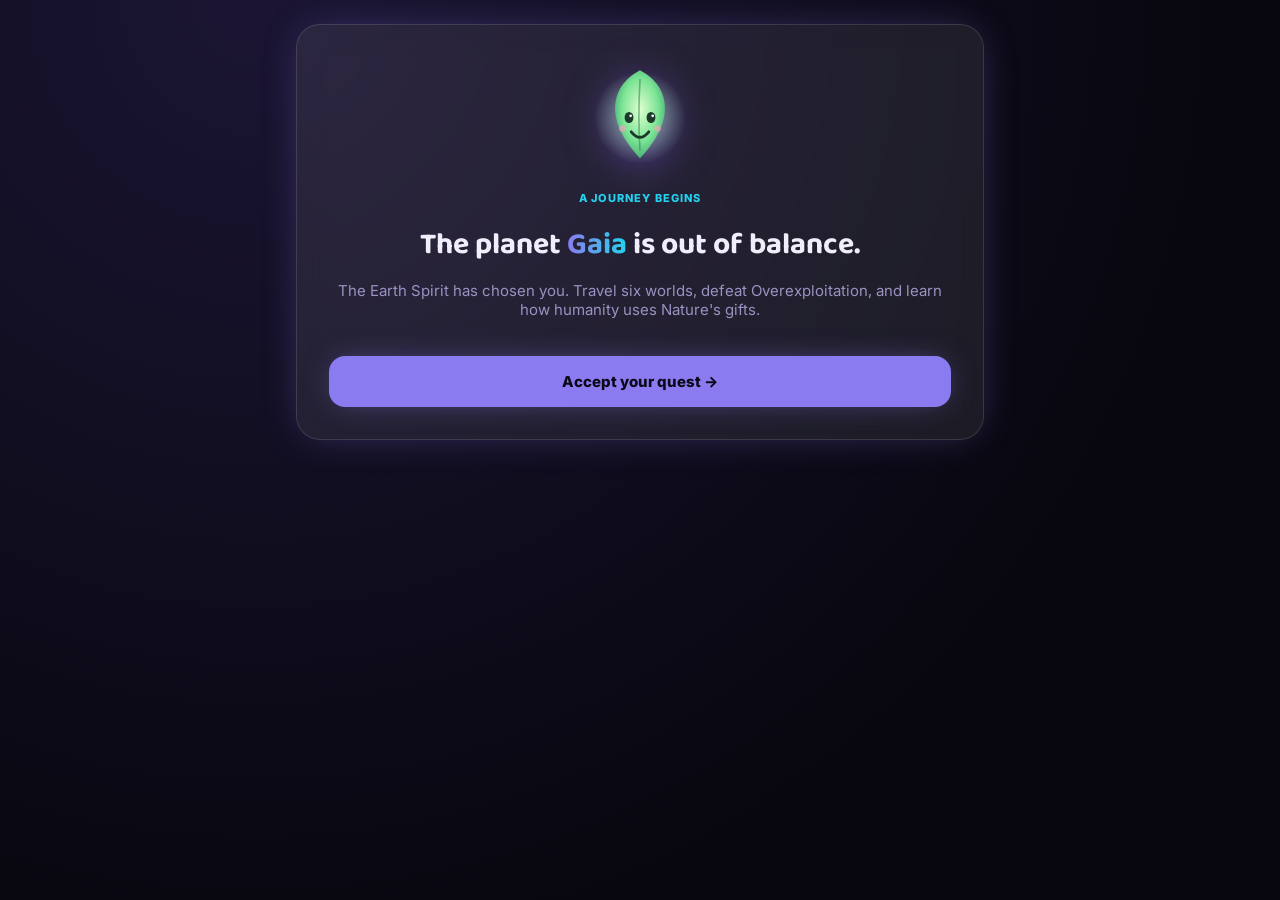
<file: apps/gaia-quest-adventures/index.html>
<!DOCTYPE html>
<html lang="en">
<head>
<meta charset="UTF-8">
<meta name="viewport" content="width=device-width, initial-scale=1, viewport-fit=cover">
<title>Natural Resources Adventure — Play &amp; Learn</title>
<meta name="theme-color" content="#0f0b22">
<link rel="preconnect" href="https://fonts.googleapis.com">
<link rel="preconnect" href="https://fonts.gstatic.com" crossorigin>
<link href="https://fonts.googleapis.com/css2?family=Baloo+2:wght@600;700;800&family=Inter:wght@400;500;600;700&display=swap" rel="stylesheet">
<style>
:root{
  --bg1:#1b1533; --bg2:#08070f;
  --primary:#8b7bf0; --accent:#22D3EE; --gold:#fbbf24;
  --success:#34d399; --destructive:#f87171;
  --text:#f1eefc; --muted:#9a92c2;
  --gradient-aurora: linear-gradient(90deg, var(--primary), var(--accent));
}
*{box-sizing:border-box;}
html,body{margin:0;padding:0;min-height:100%;}
body{
  min-height:100dvh;
  background:radial-gradient(circle at 20% 0%, var(--bg1), var(--bg2) 70%);
  color:var(--text); font-family:'Inter',sans-serif;
  -webkit-font-smoothing:antialiased; overflow-x:hidden;
}
.font-display,h1,h2,h3{font-family:'Baloo 2',sans-serif;}
button{font-family:inherit;cursor:pointer;border:none;background:none;color:inherit;}
a{color:inherit;text-decoration:none;}
.glass{background:#ffffff0f;backdrop-filter:blur(10px);border:1px solid #ffffff14;}
.glass-strong{background:#ffffff14;backdrop-filter:blur(14px);border:1px solid #ffffff1f;}
.shadow-glow{box-shadow:0 0 40px -10px #8b7bf066;}
.text-gradient-aurora{background:var(--gradient-aurora);-webkit-background-clip:text;background-clip:text;color:transparent;}
main{max-width:720px;margin:0 auto;padding:16px 16px 96px;}
.topnav{position:sticky;top:0;z-index:5;height:8px;}
.rounded-3xl{border-radius:24px;} .rounded-2xl{border-radius:16px;}
.btn-primary{background:var(--primary);color:#0b0818;border-radius:16px;padding:16px;font-weight:800;font-size:15px;width:100%;box-shadow:0 0 30px -8px #8b7bf088;}
.btn-primary:hover{filter:brightness(1.1);}
.btn-primary:disabled{opacity:.4;box-shadow:none;}
.btn-outline{border-radius:16px;padding:14px;text-align:center;width:100%;}
.opt-grid{display:grid;gap:12px;grid-template-columns:1fr 1fr;}
@media(max-width:480px){.opt-grid{grid-template-columns:1fr;}}
.opt-btn{text-align:left;border-radius:16px;padding:16px;font-weight:600;border:2px solid transparent;background:#ffffff0f;transition:.15s;}
.opt-btn:hover:not(:disabled){border-color:#8b7bf099;}
.opt-btn.right{background:#7ce49540;border-color:var(--success);}
.opt-btn.wrong{background:#f26d6d40;border-color:var(--destructive);}
.opt-btn.reveal{background:#7ce49525;border-color:#7ce49599;}
.opt-btn.dim{opacity:.4;}
.opt-btn:disabled{cursor:default;}
.tap-grid{display:grid;grid-template-columns:repeat(2,1fr);gap:10px;}
@media(min-width:480px){.tap-grid{grid-template-columns:repeat(3,1fr);}}
.tap-btn{border-radius:16px;padding:16px 12px;font-weight:600;font-size:13.5px;text-align:center;border:2px solid transparent;background:#ffffff0f;}
.tap-btn.on{background:#8b7bf040;border-color:var(--primary);box-shadow:0 0 20px -6px #8b7bf088;}
.tap-btn.right{background:#7ce49540;border-color:var(--success);}
.tap-btn.wrong{background:#f26d6d40;border-color:var(--destructive);}
.tap-btn.dim{opacity:.4;}
.pillbox{background:#ffffff0f;border-radius:999px;padding:8px 12px;font-size:13px;font-weight:600;display:inline-flex;align-items:center;gap:6px;}
.bucket-grid{display:grid;gap:12px;}
.bucket{background:#ffffff0f;border-radius:16px;padding:12px;min-height:130px;}
.bucket .lbl{font-size:13px;font-weight:800;opacity:.8;display:flex;gap:6px;align-items:center;margin-bottom:8px;}
.chip{border-radius:999px;padding:5px 10px;font-size:12px;font-weight:700;background:#8b7bf040;}
.chip.right{background:#7ce49540;border:1px solid #7ce49580;}
.chip.wrong{background:#f26d6d40;border:1px solid #f26d6d80;}
.order-item{display:flex;align-items:center;gap:10px;border-radius:16px;padding:10px 12px;border:2px solid transparent;background:#ffffff0f;margin-bottom:8px;}
.order-item.right{background:#7ce49530;border-color:var(--success);}
.order-item.wrong{background:#f26d6d30;border-color:var(--destructive);}
.order-num{width:26px;height:26px;border-radius:50%;background:#8b7bf055;display:flex;align-items:center;justify-content:center;font-size:12px;font-weight:800;flex-shrink:0;}
.roundbtn{width:30px;height:30px;border-radius:50%;background:#ffffff14;font-size:13px;}
.roundbtn:disabled{opacity:.35;}
.progress-track{height:12px;border-radius:999px;background:#ffffff1a;overflow:hidden;}
.progress-fill{height:100%;border-radius:999px;background:var(--gradient-aurora);transition:width .4s;}
.hpbar{height:12px;border-radius:999px;background:#ffffff1a;overflow:hidden;margin-top:4px;}
.hpbar .f{height:100%;border-radius:999px;transition:width .3s;}
.explain{margin-top:20px;border-radius:16px;padding:16px;font-size:14px;}
.explain.right{background:#7ce49530;border:1px solid #7ce49560;}
.explain.wrong{background:#f26d6d30;border:1px solid #f26d6d60;}
.stat-tile{background:#ffffff0f;border-radius:16px;padding:12px;text-align:center;}
.avatar-pick{font-size:34px;aspect-ratio:1;border-radius:16px;border:2px solid transparent;background:#ffffff0f;display:flex;align-items:center;justify-content:center;}
.avatar-pick.sel{background:#8b7bf04d;border-color:var(--primary);box-shadow:0 0 20px -4px #8b7bf0;transform:scale(1.05);}
input[type=text]{width:100%;border-radius:16px;background:#ffffff0f;border:1px solid #ffffff1f;color:var(--text);padding:14px;outline:none;font-size:15px;}
input[type=text]:focus{box-shadow:0 0 0 2px var(--primary);}
.world-card{position:relative;overflow:hidden;border-radius:24px;padding:20px;display:block;}
.world-card .glow{position:absolute;right:-40px;top:-40px;width:220px;height:220px;border-radius:50%;filter:blur(40px);opacity:.7;}
.locked{opacity:.55;pointer-events:none;}
.lesson-row{display:flex;align-items:center;gap:16px;border-radius:24px;padding:16px;border:2px solid transparent;}
.lesson-row:hover{border-color:#8b7bf099;box-shadow:0 0 30px -10px #8b7bf088;}
.lesson-icon{width:56px;height:56px;border-radius:16px;flex-shrink:0;display:flex;align-items:center;justify-content:center;font-family:'Baloo 2',sans-serif;font-size:22px;}
.confetti-wrap{position:fixed;inset:0;pointer-events:none;overflow:hidden;z-index:50;}
</style>
</head>
<body>
<div id="app"></div>
<script>
/* ============================== DATA ============================== */
const WORLDS = [{"id":1,"slug":"beginning","title":"Nature's Beginning","subtitle":"When does Nature become a Resource?","emoji":"🌱","gradient":"linear-gradient(135deg,#3DDC97 0%,#22D3EE 100%)","glow":"#3DDC97","levels":[{"id":1,"title":"What is Nature?","intro":"Natura here! Let's find things that Nature made — not humans.","questions":[{"xp":12,"id":"1-1-1","type":"tap","prompt":"Tap everything that is part of Nature.","options":["🌳 Tree","🪑 Chair","🌊 Ocean","📱 Phone","🐝 Bee","🏠 House","☀️ Sun","🍞 Bread"],"answer":["🌳 Tree","🌊 Ocean","🐝 Bee","☀️ Sun"],"explanation":"Nature is the totality of life and non-life forms that exist without being created by humans."},{"xp":12,"id":"1-1-2","type":"mcq","prompt":"Which of these was NOT created by humans?","options":["A wooden chair","A river","A plastic bottle","A brick wall"],"answer":"A river","explanation":"Rivers form naturally. The rest are made by humans, though from natural materials."},{"xp":12,"id":"1-1-3","type":"truefalse","prompt":"Even a plastic button on your shirt ultimately comes from Nature.","options":["True","False"],"answer":"True","explanation":"Trace anything back far enough and it began as a natural resource — petroleum, in the case of plastic."}]},{"id":2,"title":"When it becomes a Resource","intro":"Trees just standing there = Nature. Trees turned into furniture = Resource!","questions":[{"xp":12,"id":"1-2-1","type":"mcq","prompt":"A tree standing in a forest is __. The same tree cut for wood is __.","options":["a resource / Nature","Nature / a resource","both a resource","neither"],"answer":"Nature / a resource","explanation":"Elements of Nature become resources when humans use them for sustenance or to make things."},{"xp":12,"id":"1-2-2","type":"sort","prompt":"Sort each item.","buckets":[{"id":"nat","label":"Nature","emoji":"🌿"},{"id":"res","label":"Resource","emoji":"⛏️"}],"items":[{"label":"Wild bees in a forest","bucket":"nat","emoji":"🐝"},{"label":"Honey in a jar","bucket":"res","emoji":"🍯"},{"label":"River water","bucket":"nat","emoji":"🌊"},{"label":"Bottled drinking water","bucket":"res","emoji":"💧"},{"label":"Iron ore underground","bucket":"nat","emoji":"🪨"},{"label":"Steel rod","bucket":"res","emoji":"🔩"}],"explanation":"The moment we extract and use something from Nature, it becomes a resource."},{"xp":12,"id":"1-2-3","type":"fill","prompt":"For something to be called a resource it must be technologically ______, economically feasible and culturally acceptable.","options":["sacred","accessible","expensive","invisible"],"answer":"accessible","explanation":"Petroleum deep under the sea we cannot reach is not a resource — yet."}]},{"id":3,"title":"Nature vs Human-made","intro":"Quick eyes! Spot the difference.","questions":[{"xp":12,"id":"1-3-1","type":"tap","prompt":"Tap everything that is HUMAN-MADE.","options":["🌵 Cactus","🚗 Car","☁️ Cloud","💡 Lightbulb","🍎 Apple","🪟 Window","🐠 Fish","⚙️ Gear"],"answer":["🚗 Car","💡 Lightbulb","🪟 Window","⚙️ Gear"],"explanation":"Humans transform natural materials into new objects with new functions."},{"xp":12,"id":"1-3-2","type":"truefalse","prompt":"Cutting trees in sacred groves is culturally acceptable everywhere in India.","options":["True","False"],"answer":"False","explanation":"In many traditions, sacred groves are protected — trees there are not treated as a resource."}]},{"id":4,"title":"Nature the Nurturer","intro":"In many Indian traditions, Nature is sacred. Let's see why!","questions":[{"xp":12,"id":"1-4-1","type":"mcq","prompt":"In indigenous traditions, Nature is often seen as…","options":["a machine to be controlled","a nurturer and nourisher","a warehouse of goods","an enemy"],"answer":"a nurturer and nourisher","explanation":"This view leads to respectful, sustainable use of resources."},{"xp":12,"id":"1-4-2","type":"sort","prompt":"Which practices reflect reverence for Nature?","buckets":[{"id":"yes","label":"Reflects reverence","emoji":"🙏"},{"id":"no","label":"Does not","emoji":"❌"}],"items":[{"label":"Tulasi puja at home","bucket":"yes","emoji":"🌿"},{"label":"Overfishing to sell abroad","bucket":"no","emoji":"🎣"},{"label":"Sacred grove protection","bucket":"yes","emoji":"🌳"},{"label":"Clearing forest for a mall","bucket":"no","emoji":"🏬"}],"explanation":"Traditions of reverence naturally align with sustainable stewardship."}]},{"id":5,"title":"Boss: The Collector","intro":"The Collector hoards Nature as loot! Answer to strike back.","isBoss":true,"bossName":"The Collector","questions":[{"xp":12,"id":"1-5-1","type":"mcq","prompt":"Which best defines a 'natural resource'?","options":["Anything expensive","Materials in Nature valuable to humans","Only metals and oil","Anything a factory makes"],"answer":"Materials in Nature valuable to humans","explanation":"Natural resources are materials and substances that occur in Nature and are valuable to humans."},{"xp":12,"id":"1-5-2","type":"tap","prompt":"Tap every requirement for something to be counted as a resource.","options":["Technologically accessible","Economically feasible","Culturally acceptable","Owned by government","Photographed"],"answer":["Technologically accessible","Economically feasible","Culturally acceptable"],"explanation":"All three conditions must be met."},{"xp":12,"id":"1-5-3","type":"truefalse","prompt":"'Exploitation' in this chapter has ONLY a negative meaning.","options":["True","False"],"answer":"False","explanation":"Here it means extraction, utilisation and consumption — a neutral term."}]}]},{"id":2,"slug":"forest","title":"Resource Forest","subtitle":"Life · Materials · Energy","emoji":"🌳","gradient":"linear-gradient(135deg,#22C55E 0%,#84CC16 100%)","glow":"#22C55E","levels":[{"id":1,"title":"Resources for Life","intro":"Air, water, food — the essentials of being alive.","questions":[{"xp":12,"id":"2-1-1","type":"tap","prompt":"Tap all resources ESSENTIAL for life.","options":["💨 Air","💎 Diamond","💧 Water","🌾 Food","🥇 Gold","☀️ Sun"],"answer":["💨 Air","💧 Water","🌾 Food","☀️ Sun"],"explanation":"We cannot make air, water, or the soil that grows our food — they are essential resources."},{"xp":12,"id":"2-1-2","type":"fill","prompt":"We take air from the __, water from rivers and ponds, and food from the __.","options":["atmosphere / cultivation of soil","factory / shop","moon / desert","cloud / mountain"],"answer":"atmosphere / cultivation of soil","explanation":"Straight from the chapter."}]},{"id":2,"title":"Resources for Materials","intro":"A piece of wood → a chair, a statue, a boat. Materials transform!","questions":[{"xp":12,"id":"2-2-1","type":"sort","prompt":"Sort each material by its typical source.","buckets":[{"id":"forest","label":"Forest","emoji":"🌳"},{"id":"earth","label":"Earth / Rocks","emoji":"🪨"}],"items":[{"label":"Timber","bucket":"forest","emoji":"🪵"},{"label":"Marble","bucket":"earth","emoji":"🏛️"},{"label":"Bamboo","bucket":"forest","emoji":"🎋"},{"label":"Gold","bucket":"earth","emoji":"🥇"},{"label":"Rubber","bucket":"forest","emoji":"🌴"},{"label":"Coal","bucket":"earth","emoji":"⚫"}],"explanation":"India's geographical diversity gives us wood to marble, coal to gold."},{"xp":12,"id":"2-2-2","type":"mcq","prompt":"Which is NOT a 'material' resource?","options":["Wood","Marble","Sunlight","Iron"],"answer":"Sunlight","explanation":"Sunlight is an energy resource."}]},{"id":3,"title":"Resources for Energy","intro":"Electricity, transport, factories — all powered by nature.","questions":[{"xp":12,"id":"2-3-1","type":"tap","prompt":"Tap every ENERGY resource.","options":["☀️ Sunlight","🪑 Chair","💨 Wind","⚫ Coal","🌊 Flowing water","🥭 Mango","🛢️ Petroleum","🌫️ Natural gas"],"answer":["☀️ Sunlight","💨 Wind","⚫ Coal","🌊 Flowing water","🛢️ Petroleum","🌫️ Natural gas"],"explanation":"Energy can come from many natural sources — some renewable, some not."},{"xp":12,"id":"2-3-2","type":"truefalse","prompt":"A microhydel plant converts the power of flowing water into electricity.","options":["True","False"],"answer":"True","explanation":"Exactly what the plant in Himachal Pradesh does (Fig 1.2)."}]},{"id":4,"title":"Three-Category Sort","intro":"Big test! Life, Material, or Energy?","questions":[{"xp":12,"id":"2-4-1","type":"sort","prompt":"Bucket each resource.","buckets":[{"id":"life","label":"Life","emoji":"🫁"},{"id":"mat","label":"Material","emoji":"🔨"},{"id":"en","label":"Energy","emoji":"⚡"}],"items":[{"label":"Air","bucket":"life","emoji":"💨"},{"label":"Marble","bucket":"mat","emoji":"🏛️"},{"label":"Coal","bucket":"en","emoji":"⚫"},{"label":"Drinking water","bucket":"life","emoji":"💧"},{"label":"Timber","bucket":"mat","emoji":"🪵"},{"label":"Sunlight","bucket":"en","emoji":"☀️"}],"explanation":"One useful way to categorise is by how we use them — for life, materials, or energy."}]},{"id":5,"title":"Boss: The Miscategoriser","intro":"This shape-shifter mixes labels up! Set them straight.","isBoss":true,"bossName":"The Miscategoriser","questions":[{"xp":12,"id":"2-5-1","type":"mcq","prompt":"One useful way of categorising resources is by:","options":["Weight","The uses we put them to","Colour","Age"],"answer":"The uses we put them to","explanation":"Life, materials, or energy — grouped by use."},{"xp":12,"id":"2-5-2","type":"order","prompt":"Order the flow: tree → furniture.","steps":["Tree grows in forest","Wood is harvested","Wood is shaped","Chair is made"],"explanation":"The transformation is what turns a natural entity into a material resource."},{"xp":12,"id":"2-5-3","type":"tap","prompt":"Tap ALL correct examples of energy resources.","options":["Solar","Wind","Coal","Wood-carving","Petroleum","Chair"],"answer":["Solar","Wind","Coal","Petroleum"],"explanation":"Wood-carving is a craft; chair is an object — not energy sources."}]}]},{"id":3,"slug":"renewable","title":"Renewable Kingdom","subtitle":"Restoration · Regeneration · Cycles","emoji":"☀️","gradient":"linear-gradient(135deg,#FDE68A 0%,#22D3EE 100%)","glow":"#FDE68A","levels":[{"id":1,"title":"Nature's Restoration","intro":"A cut heals. A forest recovers. That's restoration!","questions":[{"xp":12,"id":"3-1-1","type":"mcq","prompt":"Restoration is…","options":["Creating brand new species","Returning something to its healthy state","Destroying old things","Building factories"],"answer":"Returning something to its healthy state","explanation":"Restoration returns a degraded thing back to health."},{"xp":12,"id":"3-1-2","type":"truefalse","prompt":"Regeneration goes BEYOND restoration — it's Nature creating new life.","options":["True","False"],"answer":"True","explanation":"Regeneration is about creating new life and conditions for thriving."}]},{"id":2,"title":"Cycles of Nature","intro":"In Nature, waste doesn't exist. Everything cycles back.","questions":[{"xp":12,"id":"3-2-1","type":"order","prompt":"Order the forest cycle after a tree falls.","steps":["Tree falls in the forest","Fungi and insects decompose it","Nutrients enrich the soil","Seeds grow into new trees"],"explanation":"This is Nature's principle of no-waste cycles."},{"xp":12,"id":"3-2-2","type":"tap","prompt":"Tap RENEWABLE resources.","options":["☀️ Solar","💨 Wind","🌊 Flowing water","🛢️ Petroleum","🪵 Timber (managed)","⚫ Coal"],"answer":["☀️ Solar","💨 Wind","🌊 Flowing water","🪵 Timber (managed)"],"explanation":"Renewable — as long as we don't disturb Nature's rhythm."}]},{"id":3,"title":"The One Big Condition","intro":"Renewable ≠ infinite. Watch the rhythm!","questions":[{"xp":12,"id":"3-3-1","type":"fill","prompt":"For resources to remain renewable, the natural rhythm of ______ and regeneration must not be disturbed.","options":["destruction","restoration","pollution","invention"],"answer":"restoration","explanation":"Straight from the chapter."},{"xp":12,"id":"3-3-2","type":"mcq","prompt":"If we harvest timber FASTER than the forest regrows…","options":["The forest becomes richer","The forest is eventually depleted","Nothing happens","Trees grow faster"],"answer":"The forest is eventually depleted","explanation":"Even renewable resources can be exhausted if used unsustainably."}]},{"id":4,"title":"Ecosystem Services","intro":"Forests do so much more than give us wood!","questions":[{"xp":12,"id":"3-4-1","type":"tap","prompt":"Tap every service a healthy forest provides.","options":["Habitat for animals","Clean air","Prevents soil erosion","Free Wi-Fi","Regulates water cycle","Manufactures cars"],"answer":["Habitat for animals","Clean air","Prevents soil erosion","Regulates water cycle"],"explanation":"These are called ecosystem services."},{"xp":12,"id":"3-4-2","type":"truefalse","prompt":"Planting the SAME types of trees originally growing there helps restore the ecosystem.","options":["True","False"],"answer":"True","explanation":"Native species bring back birds, insects and other creatures too."}]},{"id":5,"title":"Boss: The Forest Destroyer","intro":"It burns forests for profit. Restore what it ruins!","isBoss":true,"bossName":"Forest Destroyer","questions":[{"xp":12,"id":"3-5-1","type":"mcq","prompt":"Which is a RENEWABLE resource?","options":["Coal","Petroleum","Wind","Iron ore"],"answer":"Wind","explanation":"Wind is a classic renewable — it never runs out on human timescales."},{"xp":12,"id":"3-5-2","type":"sort","prompt":"Renewable or Non-renewable?","buckets":[{"id":"r","label":"Renewable","emoji":"♻️"},{"id":"n","label":"Non-renewable","emoji":"⛽"}],"items":[{"label":"Solar","bucket":"r","emoji":"☀️"},{"label":"Coal","bucket":"n","emoji":"⚫"},{"label":"Wind","bucket":"r","emoji":"💨"},{"label":"Petroleum","bucket":"n","emoji":"🛢️"},{"label":"Timber (managed)","bucket":"r","emoji":"🪵"},{"label":"Natural gas","bucket":"n","emoji":"🌫️"}],"explanation":"Renewables restore themselves; non-renewables take millions of years."},{"xp":12,"id":"3-5-3","type":"order","prompt":"Restore a degraded forest — in order.","steps":["Study the original ecosystem","Plant native species","Protect from grazing and fires","Wildlife returns naturally"],"explanation":"Restoration is patient, native, and protective."}]}]},{"id":4,"slug":"underground","title":"Underground Empire","subtitle":"Coal · Petroleum · Minerals","emoji":"⛏️","gradient":"linear-gradient(135deg,#F59E0B 0%,#EF4444 100%)","glow":"#F59E0B","levels":[{"id":1,"title":"Millions of Years","intro":"Some treasures took millions of years to form. Handle with care!","questions":[{"xp":12,"id":"4-1-1","type":"mcq","prompt":"Coal and petroleum formed over…","options":["A few decades","Millions of years","Since 2001","A single monsoon"],"answer":"Millions of years","explanation":"Fossil fuels form on geological timescales — practically impossible to replace."},{"xp":12,"id":"4-1-2","type":"truefalse","prompt":"Non-renewable resources can be replaced within a human lifetime.","options":["True","False"],"answer":"False","explanation":"That's what makes them non-renewable."}]},{"id":2,"title":"The Fossil Family","intro":"Coal, petroleum, natural gas — the fossil fuel siblings.","questions":[{"xp":12,"id":"4-2-1","type":"tap","prompt":"Tap every FOSSIL fuel.","options":["Coal","Petroleum","Solar","Natural gas","Wind","Hydro"],"answer":["Coal","Petroleum","Natural gas"],"explanation":"Fossil fuels come from ancient organic matter."},{"xp":12,"id":"4-2-2","type":"mcq","prompt":"An offshore oil rig extracts…","options":["Solar power","Petroleum from below the seabed","Iron ore","Rainwater"],"answer":"Petroleum from below the seabed","explanation":"Fig 1.3 shows exactly this."}]},{"id":3,"title":"Metals & Minerals","intro":"Iron for buildings, copper for wires, bauxite for aluminium!","questions":[{"xp":12,"id":"4-3-1","type":"sort","prompt":"Match mineral to its main use.","buckets":[{"id":"build","label":"Construction","emoji":"🏗️"},{"id":"elec","label":"Electronics","emoji":"🔌"},{"id":"alum","label":"Aluminium","emoji":"🥫"}],"items":[{"label":"Iron ore","bucket":"build","emoji":"🪨"},{"label":"Copper","bucket":"elec","emoji":"🟠"},{"label":"Bauxite","bucket":"alum","emoji":"⚪"},{"label":"Limestone","bucket":"build","emoji":"🧱"},{"label":"Silicon","bucket":"elec","emoji":"💻"}],"explanation":"Different minerals — different industries."}]},{"id":4,"title":"Overuse Consequences","intro":"Mine badly and everything suffers.","questions":[{"xp":12,"id":"4-4-1","type":"tap","prompt":"Tap consequences of unsustainable mining.","options":["Air pollution","Loss of habitat","Water contamination","Cleaner cities","Healthier soil","Deforestation"],"answer":["Air pollution","Loss of habitat","Water contamination","Deforestation"],"explanation":"Reckless mining damages air, water, land and life."},{"xp":12,"id":"4-4-2","type":"mcq","prompt":"The best long-term response to fossil fuel depletion is…","options":["Dig faster","Shift to renewables and efficiency","Ban all energy use","Ignore the problem"],"answer":"Shift to renewables and efficiency","explanation":"Sustainable alternatives buy Nature — and us — time."}]},{"id":5,"title":"Boss: Coal Titan","intro":"The Coal Titan feasts on smog. Prove renewables can win!","isBoss":true,"bossName":"Coal Titan","questions":[{"xp":12,"id":"4-5-1","type":"mcq","prompt":"Which is NON-renewable?","options":["Sunlight","Wind","Coal","Flowing water"],"answer":"Coal","explanation":"Coal cannot be replenished on human timescales."},{"xp":12,"id":"4-5-2","type":"truefalse","prompt":"Using minerals sustainably means extracting only what we truly need.","options":["True","False"],"answer":"True","explanation":"Sustainability = matching use to Nature's ability to provide."},{"xp":12,"id":"4-5-3","type":"fill","prompt":"The best alternative to fossil fuels for the power grid is _____ energy.","options":["renewable","imported","invisible","instant"],"answer":"renewable","explanation":"Solar, wind, hydro — clean and lasting."}]}]},{"id":5,"slug":"worldmap","title":"Resource World Map","subtitle":"Distribution · Trade · Conflicts","emoji":"🗺️","gradient":"linear-gradient(135deg,#38BDF8 0%,#8B5CF6 100%)","glow":"#38BDF8","levels":[{"id":1,"title":"Uneven Distribution","intro":"Not every state has every resource — that's why we trade!","questions":[{"xp":12,"id":"5-1-1","type":"sort","prompt":"Match resource to a state famous for it.","buckets":[{"id":"jh","label":"Jharkhand","emoji":"⚫"},{"id":"raj","label":"Rajasthan","emoji":"🏜️"},{"id":"gj","label":"Gujarat","emoji":"🛢️"}],"items":[{"label":"Coal","bucket":"jh","emoji":"⚫"},{"label":"Iron ore","bucket":"jh","emoji":"🪨"},{"label":"Solar power","bucket":"raj","emoji":"☀️"},{"label":"Marble","bucket":"raj","emoji":"🏛️"},{"label":"Petroleum","bucket":"gj","emoji":"🛢️"}],"explanation":"India's geography spreads resources unevenly across states."}]},{"id":2,"title":"Trade & Industries","intro":"Resources move; industries rise where they land.","questions":[{"xp":12,"id":"5-2-1","type":"mcq","prompt":"A steel plant is usually located near…","options":["Deserts","Iron ore + coal deposits","Beaches","Airports"],"answer":"Iron ore + coal deposits","explanation":"Heavy raw materials pull industry to their source."},{"xp":12,"id":"5-2-2","type":"truefalse","prompt":"Trade helps distribute resources between regions that have and don't have them.","options":["True","False"],"answer":"True","explanation":"That's the whole point of trade."}]},{"id":3,"title":"Resource Curse","intro":"Being rich in one resource can sometimes hurt a nation. Really!","questions":[{"xp":12,"id":"5-3-1","type":"mcq","prompt":"The 'resource curse' means…","options":["Resources give magical powers","Nations rich in one resource often fail to develop other industries","Resources always vanish","Curses come from mines"],"answer":"Nations rich in one resource often fail to develop other industries","explanation":"Dependence on a single export can distort an economy."},{"xp":12,"id":"5-3-2","type":"tap","prompt":"Tap risks of exporting only raw materials.","options":["Few local jobs in industry","Price shocks hurt economy","Low value addition","Guaranteed wealth","Diverse economy"],"answer":["Few local jobs in industry","Price shocks hurt economy","Low value addition"],"explanation":"Building industries at home avoids the curse."}]},{"id":4,"title":"Conflicts over Resources","intro":"Water, oil, minerals — history is full of struggles.","questions":[{"xp":12,"id":"5-4-1","type":"truefalse","prompt":"Rivers shared across states or countries can cause disputes.","options":["True","False"],"answer":"True","explanation":"River-water sharing is a real-world conflict."},{"xp":12,"id":"5-4-2","type":"mcq","prompt":"The best way to prevent resource conflicts is…","options":["Grab as much as possible","Fair sharing and agreements","Hide the resources","Waste them fast"],"answer":"Fair sharing and agreements","explanation":"Cooperation beats competition."}]},{"id":5,"title":"Boss: The Greedy Merchant","intro":"He hoards resources for himself. Break his monopoly!","isBoss":true,"bossName":"Greedy Merchant","questions":[{"xp":12,"id":"5-5-1","type":"mcq","prompt":"Uneven distribution of resources is best handled through…","options":["War","Trade & cooperation","Ignoring it","Hoarding"],"answer":"Trade & cooperation","explanation":"Trade turns scarcity into a shared solution."},{"xp":12,"id":"5-5-2","type":"sort","prompt":"Which are BENEFITS vs RISKS of resource abundance?","buckets":[{"id":"b","label":"Benefit","emoji":"✅"},{"id":"r","label":"Risk","emoji":"⚠️"}],"items":[{"label":"Jobs and revenue","bucket":"b","emoji":"💼"},{"label":"Over-dependence","bucket":"r","emoji":"🎯"},{"label":"Environmental damage","bucket":"r","emoji":"🌫️"},{"label":"Industrial growth","bucket":"b","emoji":"🏭"},{"label":"Corruption / conflicts","bucket":"r","emoji":"⚔️"}],"explanation":"Resources are a double-edged sword — depend on governance."}]}]},{"id":6,"slug":"stewardship","title":"Stewardship Valley","subtitle":"Groundwater · Organic Farming · Solar","emoji":"🌾","gradient":"linear-gradient(135deg,#10B981 0%,#FDE68A 100%)","glow":"#10B981","levels":[{"id":1,"title":"What is Stewardship?","intro":"Being a caretaker, not an owner, of Earth's gifts.","questions":[{"xp":12,"id":"6-1-1","type":"mcq","prompt":"Stewardship of resources means…","options":["Use it all as fast as possible","Care for and use resources responsibly","Never touch anything","Sell everything"],"answer":"Care for and use resources responsibly","explanation":"Stewardship balances use today with health for tomorrow."},{"xp":12,"id":"6-1-2","type":"truefalse","prompt":"Sustainable use means using resources at a rate they can be replenished.","options":["True","False"],"answer":"True","explanation":"The core idea of sustainability."}]},{"id":2,"title":"Save Groundwater (Punjab)","intro":"Punjab's water table is falling. Choose wisely!","questions":[{"xp":12,"id":"6-2-1","type":"mcq","prompt":"Overpumping groundwater causes…","options":["Rivers to overflow","Water table to fall","More rainfall","Bigger fish"],"answer":"Water table to fall","explanation":"Once the table drops, wells fail and crops suffer."},{"xp":12,"id":"6-2-2","type":"tap","prompt":"Tap actions that SAVE groundwater.","options":["Rainwater harvesting","Drip irrigation","Flood irrigation","Growing water-heavy crops in dry areas","Planting native trees"],"answer":["Rainwater harvesting","Drip irrigation","Planting native trees"],"explanation":"Save what falls; use only what you need."},{"xp":12,"id":"6-2-3","type":"order","prompt":"Correct order to recover a falling water table:","steps":["Reduce water-heavy crops","Adopt drip irrigation","Harvest rainwater into recharge pits","Water table rises over years"],"explanation":"Restoration takes patience and coordinated action."}]},{"id":3,"title":"Organic Farming (Sikkim)","intro":"Sikkim became India's first fully organic state!","questions":[{"xp":12,"id":"6-3-1","type":"mcq","prompt":"In 2016, Sikkim became India's first fully…","options":["Solar state","Organic state","Coal-free state","Desert state"],"answer":"Organic state","explanation":"A landmark stewardship achievement."},{"xp":12,"id":"6-3-2","type":"sort","prompt":"Chemical or Organic farming?","buckets":[{"id":"c","label":"Chemical","emoji":"🧪"},{"id":"o","label":"Organic","emoji":"🌱"}],"items":[{"label":"Synthetic pesticides","bucket":"c","emoji":"☠️"},{"label":"Compost","bucket":"o","emoji":"🍂"},{"label":"Urea fertiliser","bucket":"c","emoji":"🧴"},{"label":"Crop rotation","bucket":"o","emoji":"🔄"},{"label":"Cow manure","bucket":"o","emoji":"🐄"}],"explanation":"Organic mimics natural cycles — chemical shortcuts break them."}]},{"id":4,"title":"Solar & the ISA","intro":"India helps lead the world into a solar future.","questions":[{"xp":12,"id":"6-4-1","type":"fill","prompt":"The International Solar Alliance (ISA) was co-founded by India and _____.","options":["France","Japan","Brazil","Egypt"],"answer":"France","explanation":"Launched by India and France at COP21 in Paris (2015)."},{"xp":12,"id":"6-4-2","type":"tap","prompt":"Tap benefits of solar energy.","options":["Renewable","Low emissions","Runs out in a year","Reduces fuel imports","Creates jobs"],"answer":["Renewable","Low emissions","Reduces fuel imports","Creates jobs"],"explanation":"Solar checks nearly every box for sustainability."}]},{"id":5,"title":"Final Boss: Lord Overexploitation","intro":"This is it! Everything you've learned — for Gaia!","isBoss":true,"bossName":"Lord Overexploitation","questions":[{"xp":12,"id":"6-5-1","type":"mcq","prompt":"Which is the BEST summary of sustainable resource use?","options":["Extract, use, discard","Meet today's needs without hurting tomorrow's","Grow forever, no limits","Freeze all use"],"answer":"Meet today's needs without hurting tomorrow's","explanation":"The definition of sustainability."},{"xp":12,"id":"6-5-2","type":"sort","prompt":"Sustainable or Unsustainable?","buckets":[{"id":"s","label":"Sustainable","emoji":"🌍"},{"id":"u","label":"Unsustainable","emoji":"🔥"}],"items":[{"label":"Solar rooftop","bucket":"s","emoji":"☀️"},{"label":"Clear-cutting rainforest","bucket":"u","emoji":"🪓"},{"label":"Rainwater harvesting","bucket":"s","emoji":"💧"},{"label":"Flaring natural gas","bucket":"u","emoji":"🔥"},{"label":"Organic farming","bucket":"s","emoji":"🌱"},{"label":"Over-mining coal","bucket":"u","emoji":"⚫"}],"explanation":"Sustainable choices align with Nature's cycles."},{"xp":12,"id":"6-5-3","type":"order","prompt":"The Nature Guardian's oath — order the steps.","steps":["Know your resources","Use only what regenerates","Restore what's damaged","Share fairly with others"],"explanation":"Know → use wisely → restore → share. The path of a Guardian."},{"xp":12,"id":"6-5-4","type":"tap","prompt":"Tap every real Indian stewardship story from this chapter.","options":["Sikkim organic state","Punjab groundwater crisis","International Solar Alliance","Mars colony","Sacred groves"],"answer":["Sikkim organic state","Punjab groundwater crisis","International Solar Alliance","Sacred groves"],"explanation":"These are the real examples — you know them now!"}]}]}];

const TOTAL_LEVELS = WORLDS.reduce((s,w)=>s+w.levels.length,0);
const AVATARS = ['🧝‍♀️','🧑‍🌾','🧑‍🔬','🧑‍🚀','🥷','🧙'];

/* ============================== STATE ============================== */
const STORE_KEY = 'gaia-guardian-v1';
function defaultState(){ return {avatar:'🧝‍♀️', name:'Guardian', xp:0, coins:0, streak:1, progress:{}, onboarded:false}; }
let STATE = (()=>{ try{ const raw = localStorage.getItem(STORE_KEY); return raw ? {...defaultState(), ...JSON.parse(raw)} : defaultState(); }catch(e){ return defaultState(); } })();
function save(){ localStorage.setItem(STORE_KEY, JSON.stringify(STATE)); }
function update(patch){ STATE = {...STATE, ...patch}; save(); }
function progKey(w,l){ return `${w}-${l}`; }
function levelNum(xp){ return Math.floor(xp/100)+1; }
function levelFrac(xp){ return (xp%100)/100; }
function setProfile(name, avatar){ update({name, avatar, onboarded:true}); }
function completeLevel(worldId, levelId, ratio, xpEarned){
  const key = progKey(worldId, levelId);
  const old = STATE.progress[key] ?? {stars:0, bestXp:0, attempts:0};
  const stars = ratio>=.95?3:ratio>=.75?2:+(ratio>=.5);
  update({
    xp: STATE.xp + xpEarned,
    coins: STATE.coins + Math.round(xpEarned*0.4),
    progress: {...STATE.progress, [key]: {stars:Math.max(old.stars,stars), bestXp:Math.max(old.bestXp,xpEarned), attempts:old.attempts+1}},
  });
}
function resetSave(){ STATE = defaultState(); save(); render(); }
function shuffle(arr){ const a=[...arr]; for(let i=a.length-1;i>0;i--){ const j=Math.floor(Math.random()*(i+1)); [a[i],a[j]]=[a[j],a[i]]; } return a; }

/* ============================== MASCOT ============================== */
function mascotSvg(mood, size){
  size = size||64;
  const sad = mood==='sad';
  const mouth = sad ? `<path d="M42 70 Q 50 63, 58 70" stroke="#1b3a2c" stroke-width="2.4" fill="none" stroke-linecap="round"/>`
    : mood==='think' ? `<circle cx="50" cy="70" r="2" fill="#1b3a2c"/>`
    : `<path d="M42 68 Q 50 78, 58 68" stroke="#1b3a2c" stroke-width="2.6" fill="none" stroke-linecap="round"/>`;
  return `<svg viewBox="0 0 100 100" width="${size}" height="${size}" style="filter:drop-shadow(0 8px 20px rgba(140,100,255,0.55))">
    <defs>
      <radialGradient id="mLeaf" cx="50%" cy="45%" r="60%">
        <stop offset="0%" stop-color="#DFFFCF"/><stop offset="60%" stop-color="#7CE495"/><stop offset="100%" stop-color="#3EA76F"/>
      </radialGradient>
      <radialGradient id="mGlow" cx="50%" cy="50%" r="50%">
        <stop offset="0%" stop-color="#B9F7C7" stop-opacity="0.7"/><stop offset="100%" stop-color="#B9F7C7" stop-opacity="0"/>
      </radialGradient>
    </defs>
    <circle cx="50" cy="55" r="42" fill="url(#mGlow)"/>
    <path d="M50 12 C 25 25, 15 55, 50 92 C 85 55, 75 25, 50 12 Z" fill="url(#mLeaf)"/>
    <path d="M50 20 Q 48 55, 50 85" stroke="#2C7A4E" stroke-width="1.5" fill="none" opacity="0.5"/>
    <ellipse cx="40" cy="55" rx="4" ry="${sad?2:5}" fill="#1b3a2c"/>
    <ellipse cx="60" cy="55" rx="4" ry="${sad?2:5}" fill="#1b3a2c"/>
    <circle cx="41.5" cy="53.5" r="1.2" fill="white"/>
    <circle cx="61.5" cy="53.5" r="1.2" fill="white"/>
    ${mouth}
    <circle cx="34" cy="65" r="3" fill="#ff9fbe" opacity="0.6"/>
    <circle cx="66" cy="65" r="3" fill="#ff9fbe" opacity="0.6"/>
  </svg>`;
}

/* ============================== ROUTER ============================== */
const app = document.getElementById('app');
function nav(hash){ location.hash = hash; }
window.addEventListener('hashchange', render);
function render(){
  window.scrollTo(0,0);
  if(!STATE.onboarded){ renderOnboarding(); return; }
  const hash = location.hash.slice(2);
  if(!hash){ renderHome(); return; }
  const [path, a, b] = hash.split('/');
  if(path==='world'){ renderWorld(a); return; }
  if(path==='lesson'){ renderLesson(+a, +b); return; }
  renderHome();
}
function Nav(){ return `<div class="topnav"></div>`; }

/* ---------------- ONBOARDING ---------------- */
function renderOnboarding(){
  let step=0, name='', avatar='🧝‍♀️';
  function draw(){
    app.innerHTML = `${Nav()}<main>
      ${step===0 ? `
        <div class="glass-strong rounded-3xl shadow-glow" style="padding:32px;text-align:center">
          <div style="display:flex;justify-content:center;margin-bottom:16px">${mascotSvg('cheer',110)}</div>
          <div class="pillbox" style="background:none;font-size:11px;font-weight:800;letter-spacing:.1em;text-transform:uppercase;color:var(--accent)">A journey begins</div>
          <h1 class="font-display" style="font-size:30px;margin:8px 0 0">The planet <span class="text-gradient-aurora">Gaia</span> is out of balance.</h1>
          <p style="color:var(--muted);margin-top:12px;font-size:15px">The Earth Spirit has chosen you. Travel six worlds, defeat Overexploitation, and learn how humanity uses Nature's gifts.</p>
          <button class="btn-primary" style="margin-top:22px" onclick="__obNext()">Accept your quest →</button>
        </div>` : `
        <div class="glass-strong rounded-3xl" style="padding:28px">
          <h2 class="font-display" style="font-size:24px;margin:0">Choose your Guardian</h2>
          <p style="color:var(--muted);font-size:14px;margin:4px 0 0">Pick an avatar (you can change later).</p>
          <div style="display:grid;grid-template-columns:repeat(3,1fr);gap:12px;margin-top:16px">
            ${AVATARS.map(a=>`<button class="avatar-pick ${avatar===a?'sel':''}" onclick="__obAvatar('${a}')">${a}</button>`).join('')}
          </div>
          <label style="display:block;margin-top:20px;font-size:11px;font-weight:800;letter-spacing:.08em;text-transform:uppercase;color:var(--muted)">Your name</label>
          <input type="text" id="obname" placeholder="Guardian" value="${name}" style="margin-top:6px" oninput="__obName(this.value)">
          <button class="btn-primary" style="margin-top:22px" onclick="__obDone()">Enter Gaia →</button>
        </div>`}
    </main>`;
  }
  window.__obNext = ()=>{ step=1; draw(); };
  window.__obAvatar = (a)=>{ avatar=a; draw(); document.getElementById('obname')?.focus(); };
  window.__obName = (v)=>{ name=v.slice(0,18); };
  window.__obDone = ()=>{ setProfile(name.trim()||'Guardian', avatar); render(); };
  draw();
}

/* ---------------- HOME (Adventure Map) ---------------- */
function renderHome(){
  const lv = levelNum(STATE.xp), frac = levelFrac(STATE.xp);
  const lessonsDone = Object.values(STATE.progress).filter(p=>p.stars>0).length;
  app.innerHTML = `${Nav()}<main>
    <div class="glass-strong rounded-3xl" style="padding:18px;display:flex;align-items:center;gap:16px">
      <div style="font-size:44px;width:60px;height:60px;border-radius:16px;background:#8b7bf033;display:flex;align-items:center;justify-content:center;box-shadow:0 0 20px -6px #8b7bf088">${STATE.avatar}</div>
      <div style="flex:1;min-width:0">
        <div style="font-size:11px;font-weight:800;letter-spacing:.08em;text-transform:uppercase;color:var(--muted)">Nature Guardian</div>
        <div class="font-display" style="font-size:22px;white-space:nowrap;overflow:hidden;text-overflow:ellipsis">${STATE.name}</div>
        <div class="progress-track" style="margin-top:6px;height:8px"><div class="progress-fill" style="width:${frac*100}%"></div></div>
      </div>
      <div style="text-align:right">
        <div class="pillbox" style="background:#8b7bf033;border:1px solid #8b7bf055">Lv ${lv}</div>
        <div style="margin-top:4px"><span class="pillbox" style="background:#fde68a33;border:1px solid #fde68a55">⭐ ${STATE.xp}</span></div>
      </div>
    </div>
    <div style="display:grid;grid-template-columns:repeat(3,1fr);gap:12px;margin-top:14px">
      <div class="stat-tile"><div style="font-size:22px">🪙</div><div class="font-display" style="font-size:18px">${STATE.coins}</div><div style="font-size:10px;color:var(--muted);text-transform:uppercase">Coins</div></div>
      <div class="stat-tile"><div style="font-size:22px">🔥</div><div class="font-display" style="font-size:18px">${STATE.streak}d</div><div style="font-size:10px;color:var(--muted);text-transform:uppercase">Streak</div></div>
      <div class="stat-tile"><div style="font-size:22px">🏆</div><div class="font-display" style="font-size:18px">${lessonsDone}/${TOTAL_LEVELS}</div><div style="font-size:10px;color:var(--muted);text-transform:uppercase">Lessons</div></div>
    </div>
    <div style="margin-top:26px;display:flex;align-items:center;gap:14px">
      ${mascotSvg('happy',68)}
      <div class="glass rounded-2xl" style="padding:12px 16px;flex:1">
        <div style="font-size:11px;font-weight:800;color:var(--accent);text-transform:uppercase;letter-spacing:.06em">Natura</div>
        <div style="font-size:14.5px;margin-top:2px">Welcome back, ${STATE.name}! Ready to restore Gaia?</div>
      </div>
    </div>
    <h2 class="font-display" style="font-size:26px;margin:26px 0 12px"><span class="text-gradient-aurora">Adventure Map</span></h2>
    <div style="display:grid;gap:14px">
      ${WORLDS.map((w,i)=>{
        const completed = w.levels.filter(l=>(STATE.progress[progKey(w.id,l.id)]?.stars??0)>0).length;
        const prevWorld = i===0?null:WORLDS[i-1];
        const unlocked = i===0 || completed>0 || !prevWorld || prevWorld.levels.every(l=>(STATE.progress[progKey(prevWorld.id,l.id)]?.stars??0)>0);
        const pct = completed/w.levels.length*100;
        return `<a class="world-card glass-strong ${unlocked?'':'locked'}" href="${unlocked?'#/world/'+w.slug:'#'}">
          <div class="glow" style="background:${w.gradient}"></div>
          <div style="position:relative;display:flex;align-items:flex-start;gap:12px">
            <div style="font-size:36px">${w.emoji}</div>
            <div style="flex:1">
              <div style="font-size:10px;font-weight:800;color:var(--muted);text-transform:uppercase;letter-spacing:.06em">World ${w.id}</div>
              <div class="font-display" style="font-size:20px">${w.title}</div>
              <div style="font-size:12.5px;color:var(--muted)">${w.subtitle}</div>
            </div>
            ${unlocked?'':'<div style="font-size:22px">🔒</div>'}
          </div>
          <div style="position:relative;margin-top:14px">
            <div style="display:flex;justify-content:space-between;font-size:12px;opacity:.85;margin-bottom:6px"><span>${completed}/${w.levels.length} levels</span><span>${Math.round(pct)}%</span></div>
            <div class="progress-track"><div class="progress-fill" style="width:${pct}%;background:${w.gradient}"></div></div>
          </div>
        </a>`;
      }).join('')}
    </div>
    <div style="margin-top:30px;display:flex;justify-content:space-between;font-size:12px;color:var(--muted)">
      <button onclick="if(confirm('Reset all progress?')) __resetAll()">Reset progress</button>
      <span>Chapter 1 · Natural Resources &amp; Their Use</span>
    </div>
  </main>`;
  window.__resetAll = resetSave;
}

/* ---------------- WORLD (level select) ---------------- */
function renderWorld(slug){
  const w = WORLDS.find(w=>w.slug===slug);
  if(!w){ nav('#/'); return; }
  app.innerHTML = `${Nav()}<main>
    <a href="#/" style="font-size:13px;color:var(--muted)">← Adventure Map</a>
    <div class="glass-strong rounded-3xl world-card" style="margin-top:12px">
      <div class="glow" style="background:${w.gradient}"></div>
      <div style="position:relative">
        <div style="font-size:44px">${w.emoji}</div>
        <div style="font-size:11px;font-weight:800;color:var(--muted);text-transform:uppercase;letter-spacing:.06em;margin-top:8px">World ${w.id}</div>
        <h1 class="font-display" style="font-size:30px;margin:2px 0">${w.title}</h1>
        <p style="color:var(--muted);margin:0">${w.subtitle}</p>
      </div>
    </div>
    <div style="margin-top:20px;display:grid;gap:12px">
      ${w.levels.map((lv,i)=>{
        const key = progKey(w.id, lv.id);
        const info = STATE.progress[key];
        const prevInfo = i===0 ? {stars:3} : STATE.progress[progKey(w.id, w.levels[i-1].id)];
        const unlocked = i===0 || (prevInfo?.stars??0)>0 || (info?.stars??0)>0;
        return `<a class="lesson-row glass-strong ${unlocked?'':'locked'}" href="${unlocked?'#/lesson/'+w.id+'/'+lv.id:'#'}">
          <div class="lesson-icon" style="${lv.isBoss?'background:#f26d6d55;box-shadow:0 0 20px -4px #f26d6d':'background:linear-gradient(135deg,'+(w.gradient.match(/#\\w+/g)?.[0]||'#8b7bf0')+'55, transparent)'}">${lv.isBoss?'👹':lv.id}</div>
          <div style="flex:1;min-width:0">
            <div style="display:flex;align-items:center;gap:8px">
              <div class="font-display" style="font-size:17px">${lv.title}</div>
              ${lv.isBoss?'<span style="font-size:9px;font-weight:900;padding:2px 8px;border-radius:999px;background:#f26d6d55;border:1px solid #f26d6d88;text-transform:uppercase;letter-spacing:.06em">Boss</span>':''}
            </div>
            <div style="font-size:12px;color:var(--muted);white-space:nowrap;overflow:hidden;text-overflow:ellipsis">${lv.intro}</div>
            <div style="margin-top:5px;display:flex;gap:2px;font-size:17px">${[1,2,3].map(n=>`<span style="${n<=(info?.stars??0)?'color:var(--gold)':'opacity:.25'}">★</span>`).join('')}</div>
          </div>
          ${unlocked?'':'<div style="font-size:22px">🔒</div>'}
        </a>`;
      }).join('')}
    </div>
  </main>`;
}

/* ---------------- LESSON PLAYER ---------------- */
function renderLesson(worldId, levelId){
  const w = WORLDS.find(w=>w.id===worldId);
  const lv = w?.levels.find(l=>l.id===levelId);
  if(!w||!lv){ nav('#/'); return; }
  const P = lv.questions.length;
  let qi = -1, correctCount=0, wrongCount=0, combo=0, mood='happy', bossHp=100, playerHp=100, flash=null;

  function questionInner(q, onAnswer, locked, picked){
    if(q.type==='mcq'||q.type==='truefalse'||q.type==='fill'){
      return `<div class="opt-grid">${q.options.map(o=>{
        let cls='opt-btn'; if(locked){ cls += picked===o ? (o===q.answer?' right':' wrong') : (o===q.answer?' reveal':' dim'); }
        return `<button class="${cls}" ${locked?'disabled':''} onclick='__qPick(${JSON.stringify(o)})'>${o}</button>`;
      }).join('')}</div>`;
    }
    if(q.type==='tap'){
      const sel = window.__tapSel || [];
      return `<div class="tap-grid">${q.options.map(o=>{
        const on = sel.includes(o), isAns = q.answer.includes(o);
        let cls='tap-btn'; if(locked) cls += isAns?' right':(on?' wrong':' dim'); else if(on) cls+=' on';
        return `<button class="${cls}" onclick='__tapToggle(${JSON.stringify(o)})'>${o}</button>`;
      }).join('')}</div>
      <button class="btn-primary" style="margin-top:18px" ${locked||!sel.length?'disabled':''} onclick="__tapCheck()">Check answer</button>`;
    }
    if(q.type==='sort'){
      const placed = window.__sortPlaced || {};
      const remaining = q.items.filter(it=>!placed[it.label]);
      return `
        ${remaining.length?`<div style="display:flex;flex-wrap:wrap;gap:8px;margin-bottom:14px">${remaining.map(it=>`
          <div class="chip" style="display:flex;align-items:center;gap:6px">${it.emoji} ${it.label}
            <span style="display:flex;gap:3px;margin-left:6px">${q.buckets.map(b=>`<button class="roundbtn" style="width:22px;height:22px;font-size:11px" onclick='__sortPlace(${JSON.stringify(it.label)},${JSON.stringify(b.id)})' title="${b.label}">${b.emoji}</button>`).join('')}</span>
          </div>`).join('')}</div>`:''}
        <div class="bucket-grid" style="grid-template-columns:repeat(${q.buckets.length},1fr)">
          ${q.buckets.map(b=>{
            const inBucket = q.items.filter(it=>placed[it.label]===b.id);
            return `<div class="bucket"><div class="lbl">${b.emoji} ${b.label}</div><div style="display:flex;flex-wrap:wrap;gap:6px">${inBucket.map(it=>{
              const right = it.bucket===b.id;
              return `<button class="chip ${locked?(right?'right':'wrong'):''}" ${locked?'disabled':''} onclick='__sortRemove(${JSON.stringify(it.label)})'>${it.emoji} ${it.label}</button>`;
            }).join('')}</div></div>`;
          }).join('')}
        </div>
        <button class="btn-primary" style="margin-top:18px" ${locked||remaining.length?'disabled':''} onclick="__sortCheck()">Check answer</button>`;
    }
    if(q.type==='order'){
      const cur = window.__orderCur || q.steps;
      return `<ol style="list-style:none;padding:0;margin:0">${cur.map((s,i)=>{
        const correctIdx = q.steps.indexOf(s);
        let cls='order-item'; if(locked) cls += correctIdx===i?' right':' wrong';
        return `<li class="${cls}"><span class="order-num">${i+1}</span><span style="flex:1;font-size:14px;font-weight:600">${s}</span>
          <span style="display:flex;gap:4px"><button class="roundbtn" ${locked?'disabled':''} onclick="__orderMove(${i},-1)">↑</button><button class="roundbtn" ${locked?'disabled':''} onclick="__orderMove(${i},1)">↓</button></span></li>`;
      }).join('')}</ol>
      <button class="btn-primary" style="margin-top:18px" ${locked?'disabled':''} onclick="__orderCheck()">Check answer</button>`;
    }
    return '';
  }

  function drawQuestion(){
    const q = lv.questions[qi];
    const locked = window.__locked||false;
    const picked = window.__picked;
    const correct = window.__lastCorrect;
    app.innerHTML = `${Nav()}<main>
      <div style="display:flex;align-items:center;gap:12px;margin-bottom:16px">
        <a href="#/world/${w.slug}" style="width:40px;height:40px;border-radius:50%;flex-shrink:0;display:flex;align-items:center;justify-content:center" class="glass">✕</a>
        <div class="progress-track" style="flex:1;height:12px"><div class="progress-fill" style="width:${qi/P*100}%"></div></div>
        <div style="font-size:13px;font-weight:800;color:var(--gold)">🔥 ${combo}</div>
      </div>
      ${lv.isBoss?`<div class="glass-strong rounded-3xl" style="padding:16px;margin-bottom:16px">
        <div style="display:flex;align-items:center;gap:12px">
          <div style="font-size:38px">👹</div>
          <div style="flex:1"><div class="font-display">${lv.bossName}</div><div class="hpbar"><div class="f" style="width:${Math.max(0,bossHp)}%;background:linear-gradient(90deg,#F26D6D,#B91C1C)"></div></div></div>
        </div>
        <div style="display:flex;align-items:center;gap:12px;margin-top:12px">
          <div style="font-size:30px">🛡️</div>
          <div style="flex:1"><div style="font-size:10px;font-weight:800;color:var(--muted);text-transform:uppercase">You</div><div class="hpbar"><div class="f" style="width:${Math.max(0,playerHp)}%;background:linear-gradient(90deg,#7CE495,#22C55E)"></div></div></div>
        </div>
      </div>`:''}
      <div style="display:flex;align-items:center;gap:10px;margin-bottom:10px">${mascotSvg(mood,50)}<div style="font-size:12px;color:var(--muted)">Question ${qi+1} of ${P}</div></div>
      <div class="glass-strong rounded-3xl shadow-glow" style="padding:20px">
        <h3 class="font-display" style="font-size:20px;margin:0 0 14px">${q.prompt}</h3>
        <div id="qbody">${questionInner(q, null, locked, picked)}</div>
        ${locked?`<div class="explain ${correct?'right':'wrong'}"><div style="font-weight:800">${correct?'✨ Correct!':'💫 Almost!'}</div><div style="margin-top:4px;opacity:.9">${q.explanation}</div></div>`:''}
      </div>
    </main>`;
  }
  function drawIntro(){
    app.innerHTML = `${Nav()}<main>
      <div style="display:flex;align-items:center;gap:12px;margin-bottom:16px">
        <a href="#/world/${w.slug}" style="width:40px;height:40px;border-radius:50%;flex-shrink:0;display:flex;align-items:center;justify-content:center" class="glass">✕</a>
        <div class="progress-track" style="flex:1;height:12px"><div class="progress-fill" style="width:0%"></div></div>
      </div>
      <div class="glass-strong rounded-3xl shadow-glow" style="padding:32px;text-align:center">
        <div style="display:flex;justify-content:center;margin-bottom:12px">${mascotSvg('cheer',100)}</div>
        <div class="text-gradient-aurora" style="font-size:11px;font-weight:800;text-transform:uppercase;letter-spacing:.08em">${lv.isBoss?'Boss Battle':'Lesson '+lv.id}</div>
        <h1 class="font-display" style="font-size:28px;margin:4px 0 0">${lv.title}</h1>
        <p style="color:var(--muted);margin-top:10px">${lv.intro}</p>
        <button class="btn-primary" style="margin-top:22px" onclick="__lessonStart()">${lv.isBoss?'Begin the battle ⚔️':"Let's go →"}</button>
      </div>
    </main>`;
  }
  function drawSummary(){
    const ratio = correctCount/P;
    const xpEarned = correctCount*12 + (ratio===1?50:0);
    completeLevel(w.id, lv.id, ratio, xpEarned);
    const stars = ratio>=.95?3:ratio>=.75?2:+(ratio>=.5);
    const nextLevel = w.levels.find(l=>l.id===lv.id+1);
    app.innerHTML = `${Nav()}<main>
      <div class="glass-strong rounded-3xl shadow-glow" style="padding:30px;text-align:center">
        <div style="display:flex;justify-content:center">${mascotSvg('cheer',120)}</div>
        <div class="text-gradient-aurora" style="font-size:11px;font-weight:800;text-transform:uppercase;letter-spacing:.08em;margin-top:8px">${ratio===1?'Perfect!':ratio>=.6?'Well done!':'Keep trying!'}</div>
        <h1 class="font-display" style="font-size:28px;margin:2px 0">${lv.title} complete</h1>
        <div style="display:grid;grid-template-columns:repeat(3,1fr);gap:10px;margin-top:18px">
          <div class="stat-tile"><div style="font-size:20px">✅</div><div class="font-display" style="font-size:17px">${correctCount}/${P}</div><div style="font-size:10px;color:var(--muted)">Correct</div></div>
          <div class="stat-tile"><div style="font-size:20px">⭐</div><div class="font-display" style="font-size:17px">+${xpEarned}</div><div style="font-size:10px;color:var(--muted)">XP earned</div></div>
          <div class="stat-tile"><div style="font-size:20px">🔥</div><div class="font-display" style="font-size:17px">${combo||correctCount}</div><div style="font-size:10px;color:var(--muted)">Best combo</div></div>
        </div>
        <div style="margin-top:14px;display:flex;justify-content:center;gap:4px;font-size:30px">
          ${[1,2,3].map(n=>`<span style="${n<=stars?'color:var(--gold);filter:drop-shadow(0 0 10px #fde68acc)':'opacity:.25'}">★</span>`).join('')}
        </div>
        <div style="margin-top:22px;display:grid;gap:10px">
          ${nextLevel?`<button class="btn-primary" onclick="location.hash='#/lesson/${w.id}/${nextLevel.id}'">Next lesson →</button>`:''}
          <a class="btn-outline glass" href="#/world/${w.slug}">Back to ${w.title}</a>
        </div>
      </div>
    </main>`;
  }

  window.__lessonStart = ()=>{ qi=0; window.__locked=false; window.__picked=null; window.__tapSel=[]; window.__sortPlaced={}; window.__orderCur=shuffle(lv.questions[0].steps||[]); drawQuestion(); };
  function afterAnswer(correct){
    if(correct){ correctCount++; combo++; mood='cheer'; if(lv.isBoss){ bossHp=Math.max(0,bossHp-Math.ceil(100/P)); } }
    else { wrongCount++; combo=0; mood='sad'; if(lv.isBoss) playerHp=Math.max(0,playerHp-20); }
    window.__locked=true; window.__lastCorrect=correct;
    drawQuestion();
    setTimeout(()=>{ mood='happy'; }, 900);
    setTimeout(()=>{
      qi++;
      if(qi>=P){ drawSummary(); }
      else { window.__locked=false; window.__picked=null; window.__tapSel=[]; window.__sortPlaced={}; const nq=lv.questions[qi]; window.__orderCur = nq.type==='order'?shuffle(nq.steps):null; drawQuestion(); }
    }, 1400);
  }
  window.__qPick = (o)=>{ if(window.__locked) return; window.__picked=o; afterAnswer(o===lv.questions[qi].answer); };
  window.__tapToggle = (o)=>{ if(window.__locked) return; const s=window.__tapSel||[]; window.__tapSel = s.includes(o)? s.filter(x=>x!==o) : [...s,o]; drawQuestion(); };
  window.__tapCheck = ()=>{ const q=lv.questions[qi]; const sel=new Set(window.__tapSel||[]); const correct = sel.size===q.answer.length && q.answer.every(a=>sel.has(a)); afterAnswer(correct); };
  window.__sortPlace = (label, bucketId)=>{ window.__sortPlaced = {...(window.__sortPlaced||{}), [label]: bucketId}; drawQuestion(); };
  window.__sortRemove = (label)=>{ if(window.__locked) return; const p={...(window.__sortPlaced||{})}; delete p[label]; window.__sortPlaced=p; drawQuestion(); };
  window.__sortCheck = ()=>{ const q=lv.questions[qi]; const p=window.__sortPlaced||{}; const correct = q.items.every(it=>p[it.label]===it.bucket); afterAnswer(correct); };
  window.__orderMove = (i,d)=>{ if(window.__locked) return; const arr=[...window.__orderCur]; const j=i+d; if(j<0||j>=arr.length) return; [arr[i],arr[j]]=[arr[j],arr[i]]; window.__orderCur=arr; drawQuestion(); };
  window.__orderCheck = ()=>{ const q=lv.questions[qi]; const correct = window.__orderCur.every((s,i)=>s===q.steps[i]); afterAnswer(correct); };

  qi=-1; drawIntro();
}

/* ============================== INIT ============================== */
render();
</script>
</body>
</html>
</file>
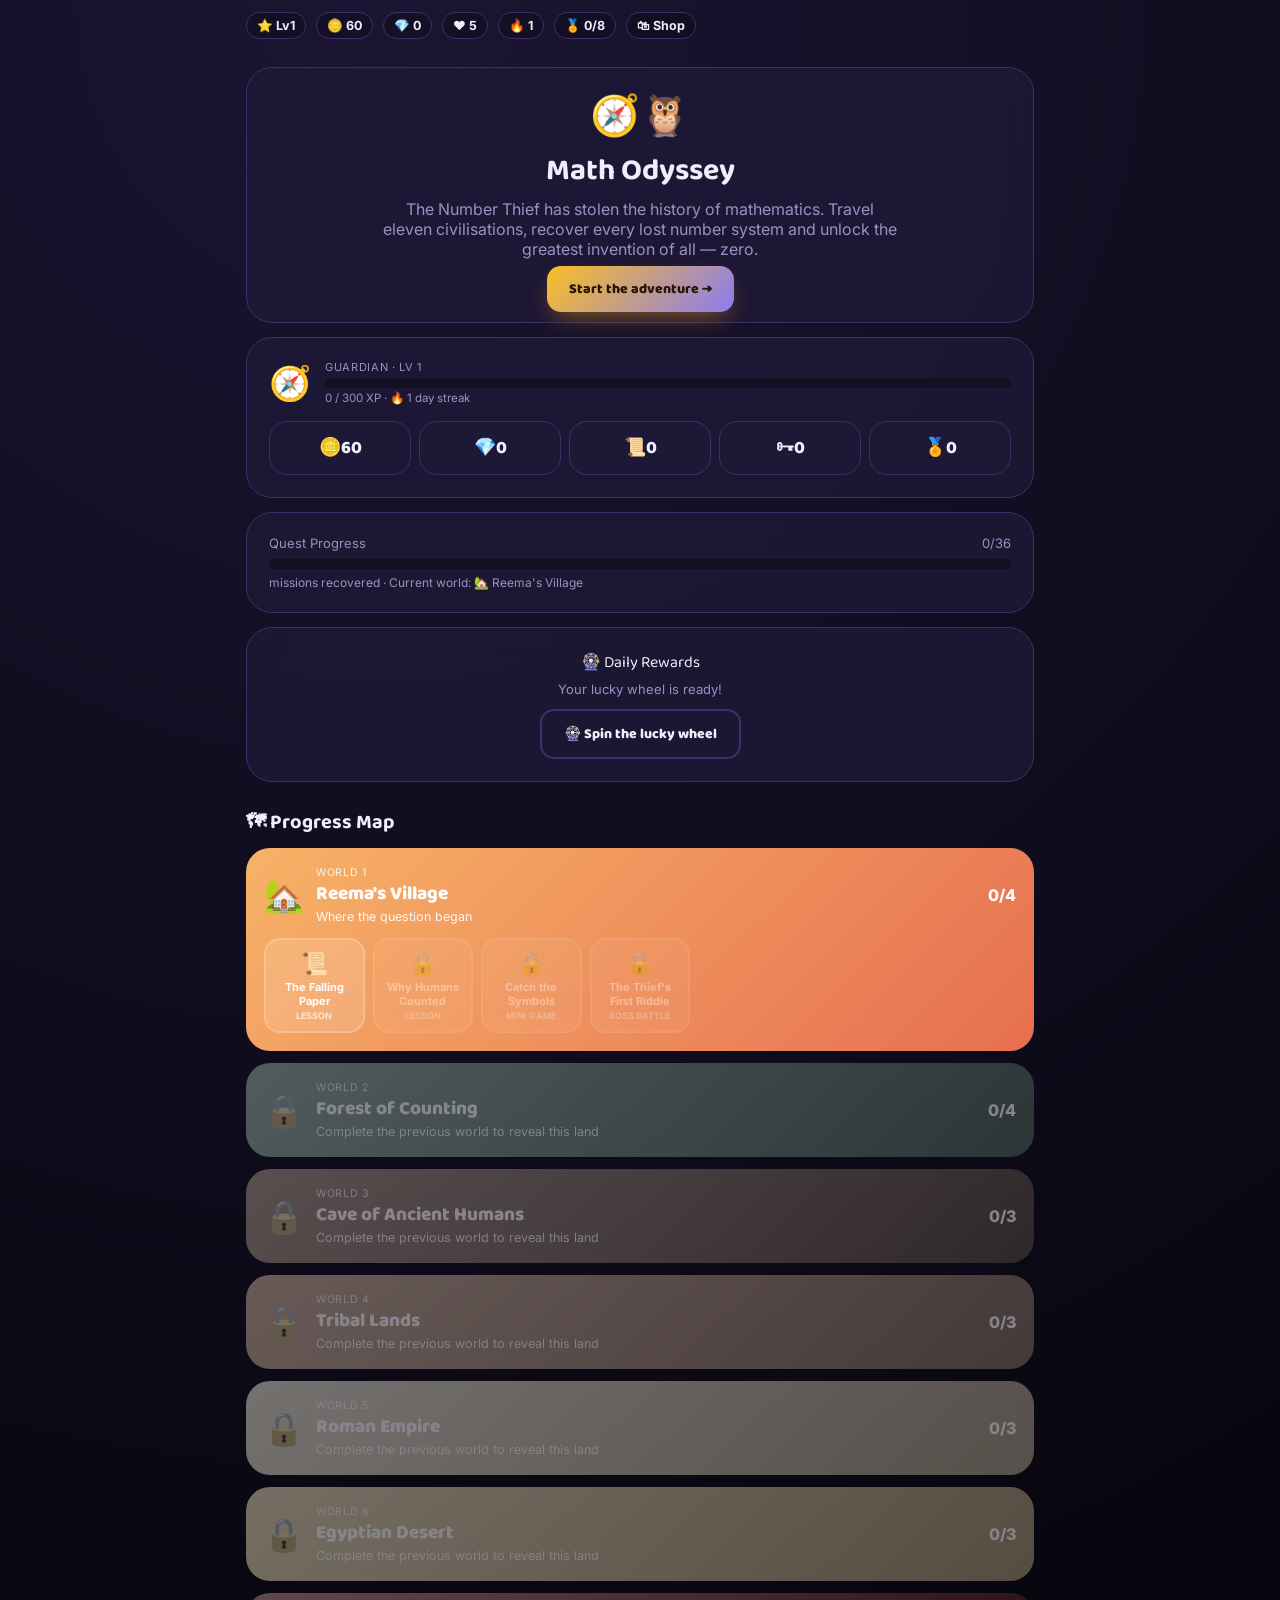
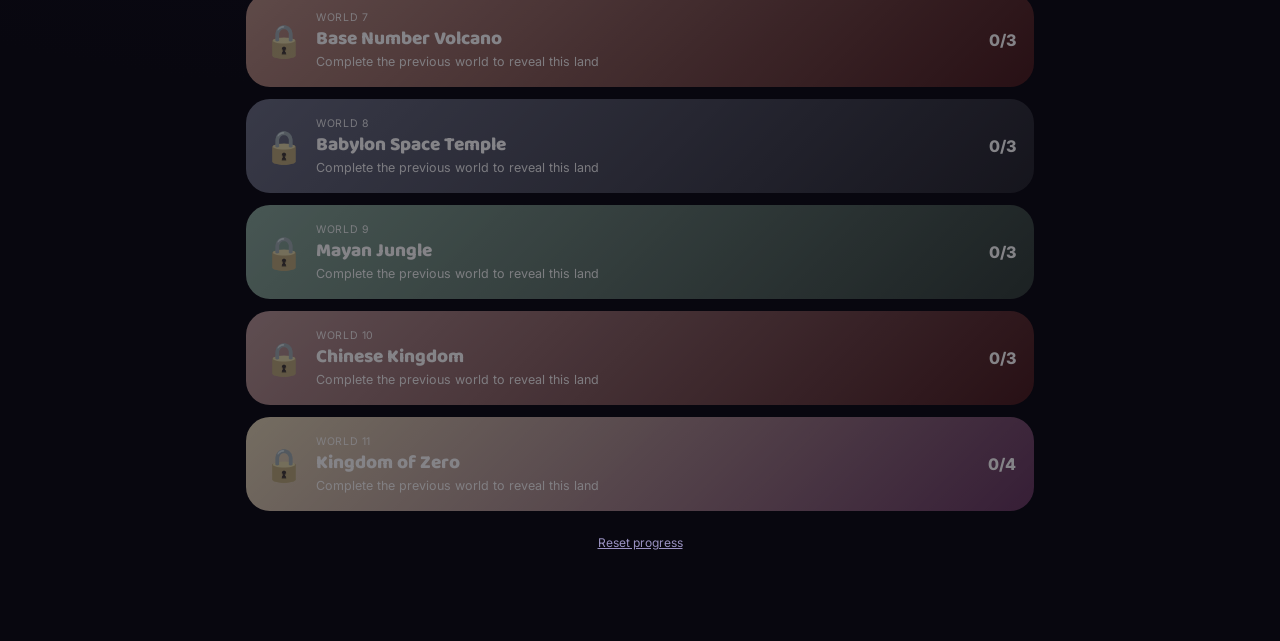
<file: apps/number-odyssey-quest/index.html>
<!DOCTYPE html>
<html lang="en">
<head>
<meta charset="UTF-8">
<meta name="viewport" content="width=device-width, initial-scale=1, viewport-fit=cover">
<title>Math Odyssey: The Story of Numbers</title>
<meta name="theme-color" content="#1a1030">
<link rel="preconnect" href="https://fonts.googleapis.com">
<link rel="preconnect" href="https://fonts.gstatic.com" crossorigin>
<link href="https://fonts.googleapis.com/css2?family=Baloo+2:wght@600;700;800&family=Inter:wght@400;500;600;700&display=swap" rel="stylesheet">
<style>
:root{
  --bg1:#1b1533; --bg2:#08070f; --gold:#fbbf24; --primary:#8b7bf0;
  --text:#f1eefc; --muted:#9a92c2; --border:#3a3168; --card:#1e1938cc;
  --success:#34d399; --destructive:#f87171;
}
*{box-sizing:border-box;}
html,body{margin:0;padding:0;min-height:100%;}
body{min-height:100dvh;background:radial-gradient(circle at 30% 0%, var(--bg1), var(--bg2) 70%);color:var(--text);font-family:'Inter',sans-serif;-webkit-font-smoothing:antialiased;overflow-x:hidden;}
.font-display,h1,h2,h3{font-family:'Baloo 2',sans-serif;}
button{font-family:inherit;cursor:pointer;border:none;background:none;color:inherit;}
a{color:inherit;text-decoration:none;}
main{max-width:820px;margin:0 auto;padding:16px 16px 90px;}
.card{border-radius:26px;padding:22px;background:var(--card);backdrop-filter:blur(14px);border:1px solid var(--border);}
.btn{border-radius:14px;padding:12px 22px;font-weight:800;font-size:14px;font-family:'Baloo 2',sans-serif;}
.btn-primary{background:linear-gradient(135deg,var(--gold),var(--primary));color:#2a1500;box-shadow:0 10px 24px -8px #f59e0b88;}
.btn-outline{border:2px solid var(--border);color:var(--text);}
.topbar{display:flex;align-items:center;gap:10px;padding:12px 16px;flex-wrap:wrap;max-width:820px;margin:0 auto;}
.stat-chip{display:inline-flex;align-items:center;gap:4px;background:#00000040;border:1px solid var(--border);border-radius:999px;padding:5px 10px;font-size:12.5px;font-weight:700;}
.stat-tile{border-radius:18px;background:var(--card);border:1px solid var(--border);padding:12px;text-align:center;}
.stat-tile .n{font-family:'Baloo 2',sans-serif;font-size:18px;font-weight:800;}
.stat-tile .l{font-size:10px;color:var(--muted);text-transform:uppercase;letter-spacing:.05em;}
.progress-track{height:10px;border-radius:99px;background:#00000050;overflow:hidden;}
.progress-fill{height:100%;background:linear-gradient(90deg,var(--gold),var(--primary));transition:width .4s;}
.world-card{position:relative;overflow:hidden;border-radius:24px;padding:18px;color:#fff;margin-bottom:12px;}
.world-card.locked{filter:grayscale(.7);opacity:.5;}
.node-grid{display:grid;grid-template-columns:repeat(auto-fill,minmax(90px,1fr));gap:8px;margin-top:14px;}
.node{background:#ffffff22;border:2px solid #ffffff30;border-radius:16px;padding:10px 6px;text-align:center;font-size:11px;font-weight:700;}
.node.locked{opacity:.4;}
.node.done{background:#4ade8044;border-color:#4ade80;}
.node .ic{font-size:22px;}
.opt-btn{width:100%;text-align:left;padding:14px 16px;border-radius:14px;font-weight:600;border:2px solid var(--border);background:#00000030;display:flex;gap:10px;align-items:center;}
.opt-btn:hover:not(:disabled){border-color:#f59e0b99;}
.opt-btn.correct{border-color:var(--success);background:#4ade8022;}
.opt-btn.wrong{border-color:var(--destructive);background:#f8717122;}
.opt-letter{width:26px;height:26px;border-radius:8px;background:#00000040;display:flex;align-items:center;justify-content:center;font-size:11px;font-weight:800;flex-shrink:0;}
.chiprow{display:flex;flex-wrap:wrap;gap:8px;}
.wordchip{padding:9px 14px;border-radius:12px;font-weight:700;border:2px solid var(--border);background:#00000030;}
.wordchip.dim{opacity:.3;}
.dropzone{min-height:70px;border:2px dashed var(--border);border-radius:14px;padding:12px;display:flex;flex-wrap:wrap;gap:8px;align-items:center;background:#00000020;}
.order-item{display:flex;align-items:center;gap:10px;border:2px solid var(--border);border-radius:14px;padding:10px 12px;background:#00000030;margin-bottom:8px;}
.order-item.correct{border-color:var(--success);background:#4ade8022;}
.order-item.wrong{border-color:var(--destructive);background:#f8717122;}
.match-btn{width:100%;text-align:left;padding:12px 14px;border-radius:14px;border:2px solid var(--border);background:#00000030;font-weight:600;margin-bottom:8px;}
.match-btn.sel{background:linear-gradient(135deg,var(--gold),var(--primary));color:#2a1500;border-color:transparent;}
.match-btn.done{border-color:var(--success);background:#4ade8022;}
.explain-box{margin-top:16px;border-radius:14px;padding:14px;border:1.5px solid;}
.explain-box.ok{border-color:var(--success);background:#4ade8018;}
.explain-box.bad{border-color:var(--destructive);background:#f8717118;}
.tally-mark{display:inline-block;width:6px;height:34px;border-radius:3px;background:var(--gold);}
.ach-card{border-radius:18px;border:1.5px solid var(--border);background:var(--card);padding:14px;opacity:.55;text-align:center;}
.ach-card.earned{opacity:1;border-color:var(--gold);box-shadow:0 10px 22px -10px #f59e0b77;}
input[type=text]{width:100%;background:#00000040;border:2px solid var(--border);border-radius:12px;color:var(--text);padding:12px;font-size:15px;outline:none;}
input[type=text]:focus{border-color:var(--gold);}
</style>
</head>
<body>
<div id="app"></div>
<script src="curriculum.js"></script>
<script>
const CU = window.CURRICULUM;
const ACHIEVEMENTS = [
  {id:'first-steps', title:'First Steps', icon:'👣', desc:'Complete your first lesson.'},
  {id:'perfect-lesson', title:'Perfect Lesson', icon:'💯', desc:'Get every question right in a lesson.'},
  {id:'perfect-world', title:'Perfect World', icon:'🌟', desc:'Complete every lesson in a world.'},
  {id:'boss-slayer', title:'Boss Slayer', icon:'⚔️', desc:'Defeat a boss battle.'},
  {id:'speed-master', title:'Speed Master', icon:'⚡', desc:'Reach a combo of 5 correct in a row.'},
  {id:'math-genius', title:'Math Genius', icon:'🧠', desc:'Earn 1000 XP.'},
  {id:'explorer-badge', title:'Explorer', icon:'🗺️', desc:'Visit lessons across 5 worlds.'},
  {id:'guardian', title:'Guardian of Numbers', icon:'🪷', desc:'Defeat the Number Thief.'},
];
const AVATARS = [{id:'explorer',emoji:'🧭'},{id:'scribe',emoji:'🧑‍🎓'},{id:'sage',emoji:'🧙'},{id:'astro',emoji:'🧑‍🚀'}];
const PETS = [{id:'owl',emoji:'🦉'},{id:'fox',emoji:'🦊'},{id:'cat',emoji:'🐱'},{id:'dragon',emoji:'🐉'}];

/* ============================== STATE ============================== */
const STORE_KEY = 'math-odyssey-save-v1';
function defaultState(){ return {xp:0,coins:60,diamonds:0,scrolls:0,keys:0,hearts:5,streak:1,lastPlayed:null,completed:{},badges:[],ownedAvatars:['explorer'],ownedPets:['owl'],ownedCostumes:[],avatar:'explorer',pet:'owl',costume:null,weakTopics:[],wheelClaimed:null,bestCombo:0}; }
function loadState(){
  try{
    const raw = localStorage.getItem(STORE_KEY);
    if(!raw) return defaultState();
    const t = JSON.parse(raw);
    const today = new Date().toDateString();
    let streak = t.streak ?? 1;
    if(t.lastPlayed && t.lastPlayed!==today){
      const diffDays = Math.round((new Date(today).getTime()-new Date(t.lastPlayed).getTime())/86400000);
      streak = diffDays===1 ? streak+1 : 1;
    }
    return {...defaultState(), ...t, streak, hearts: Math.max(t.hearts ?? 5, 3)};
  }catch(e){ return defaultState(); }
}
let STATE = loadState();
function save(){ localStorage.setItem(STORE_KEY, JSON.stringify(STATE)); }
function update(patch){ STATE = {...STATE, ...patch}; save(); }
const key = (w,l)=>`${w}:${l}`;
function isWorldUnlocked(worldId){
  const idx = CU.findIndex(w=>w.id===worldId);
  if(idx<=0) return true;
  const prev = CU[idx-1];
  return !prev || prev.lessons.every(l=>!!STATE.completed[key(prev.id,l.id)]);
}
function isNodeUnlocked(worldId, lessonId){
  if(!isWorldUnlocked(worldId)) return false;
  const w = CU.find(w=>w.id===worldId);
  if(!w) return false;
  const idx = w.lessons.findIndex(l=>l.id===lessonId);
  if(idx<=0) return true;
  const prevLesson = w.lessons[idx-1];
  return !!STATE.completed[key(worldId, prevLesson.id)];
}
function worldProgress(worldId){
  const w = CU.find(w=>w.id===worldId);
  if(!w) return {done:0,total:0};
  return {done: w.lessons.filter(l=>STATE.completed[key(worldId,l.id)]).length, total: w.lessons.length};
}
function completeNode(e){
  const newBadges = [];
  const k = key(e.worldId, e.lessonId);
  const existing = STATE.completed[k];
  const completed = {...STATE.completed, [k]: {stars: Math.max(existing?.stars ?? 0, e.stars), perfect: (existing?.perfect ?? false) || e.perfect, attempts: (existing?.attempts ?? 0)+1}};
  const xp = STATE.xp + e.xp;
  const badges = [...STATE.badges];
  const grantBadge = id => { if(!badges.includes(id)){ badges.push(id); newBadges.push(id); } };
  grantBadge('first-steps');
  if(e.perfect) grantBadge('perfect-lesson');
  if(e.isBoss) grantBadge('boss-slayer');
  if(e.combo>=5) grantBadge('speed-master');
  if(xp>=1000) grantBadge('math-genius');
  const w = CU.find(w=>w.id===e.worldId);
  if(w && w.lessons.every(l=>completed[key(w.id,l.id)])) grantBadge('perfect-world');
  if(CU.filter(w2=>w2.lessons.some(l=>completed[key(w2.id,l.id)])).length>=5) grantBadge('explorer-badge');
  if(e.worldId==='zero' && e.lessonId==='z-boss') grantBadge('guardian');
  const weakTopics = Array.from(new Set([...STATE.weakTopics, ...e.weak])).slice(-8);
  update({completed, xp, coins: STATE.coins+e.coins, scrolls: STATE.scrolls+(e.perfect?1:0), keys: STATE.keys+(e.isBoss?1:0),
    diamonds: STATE.diamonds+(e.isBoss?1:0), badges, weakTopics: e.perfect ? weakTopics.filter(t=>!e.weak.includes(t)) : weakTopics,
    bestCombo: Math.max(STATE.bestCombo, e.combo), lastPlayed: new Date().toDateString(), hearts:5});
  return newBadges;
}
function loseHeart(){ update({hearts: Math.max(0, STATE.hearts-1)}); }
function grant(g){ update({coins: STATE.coins+(g.coins||0), xp: STATE.xp+(g.xp||0), diamonds: STATE.diamonds+(g.diamonds||0)}); }
function claimWheel(g){ update({coins: STATE.coins+g.coins, xp: STATE.xp+g.xp, diamonds: STATE.diamonds+g.diamonds, wheelClaimed: new Date().toDateString()}); }
function buyItem(type, id, cost){
  if(STATE.coins<cost) return false;
  if(type==='avatar') update({coins:STATE.coins-cost, ownedAvatars:[...STATE.ownedAvatars,id], avatar:id});
  else update({coins:STATE.coins-cost, ownedPets:[...STATE.ownedPets,id], pet:id});
  return true;
}
function equip(type,id){ update(type==='avatar'?{avatar:id}:{pet:id}); }
function resetProgress(){ STATE = defaultState(); save(); }
function levelInfo(xp){ return {level: Math.floor(xp/300)+1, progress: (xp%300)/300, into: xp%300, need:300}; }
function shuffle(arr){ const a=[...arr]; for(let i=a.length-1;i>0;i--){ const j=Math.floor(Math.random()*(i+1)); [a[i],a[j]]=[a[j],a[i]]; } return a; }

/* ============================== ROUTER ============================== */
const app = document.getElementById('app');
window.addEventListener('hashchange', render);
function render(){
  window.scrollTo(0,0);
  const hash = location.hash.slice(2);
  const [path,a,b] = hash.split('/');
  if(path==='lesson'){ renderLesson(a,b); return; }
  if(path==='achievements'){ renderAchievements(); return; }
  if(path==='shop'){ renderShop(); return; }
  renderHome();
}
function Topbar(){
  const lv = levelInfo(STATE.xp);
  return `<div class="topbar">
    <div class="stat-chip">⭐ Lv${lv.level}</div>
    <div class="stat-chip">🪙 ${STATE.coins}</div>
    <div class="stat-chip">💎 ${STATE.diamonds}</div>
    <div class="stat-chip">❤️ ${STATE.hearts}</div>
    <div class="stat-chip">🔥 ${STATE.streak}</div>
    <a class="stat-chip" href="#/achievements">🏅 ${STATE.badges.length}/${ACHIEVEMENTS.length}</a>
    <a class="stat-chip" href="#/shop">🛍 Shop</a>
  </div>`;
}

/* ---------------- HOME ---------------- */
function renderHome(){
  const totalLessons = CU.reduce((s,w)=>s+w.lessons.length,0);
  const doneLessons = Object.keys(STATE.completed).length;
  const lv = levelInfo(STATE.xp);
  const avatarEmoji = AVATARS.find(a=>a.id===STATE.avatar)?.emoji || '🧭';
  const petEmoji = PETS.find(p=>p.id===STATE.pet)?.emoji || '🦉';
  const wheelToday = STATE.wheelClaimed === new Date().toDateString();
  let curTarget = null;
  outer: for(const w of CU){ for(const l of w.lessons){ if(!STATE.completed[key(w.id,l.id)]){ curTarget={w,l}; break outer; } } }

  const body = `
    <div class="card" style="text-align:center">
      <div style="font-size:40px;display:flex;justify-content:center;gap:6px">${avatarEmoji}${petEmoji}</div>
      <h1 class="font-display" style="font-size:30px;margin:8px 0 4px">Math Odyssey</h1>
      <p style="color:var(--muted);max-width:520px;margin:0 auto">The Number Thief has stolen the history of mathematics. Travel eleven civilisations, recover every lost number system and unlock the greatest invention of all — zero.</p>
      <div style="margin-top:18px">
        ${curTarget?`<a class="btn btn-primary" href="#/lesson/${curTarget.w.id}/${curTarget.l.id}">${doneLessons?'Continue':'Start'} the adventure →</a>`:`<div class="btn btn-primary" style="display:inline-block">🏆 All missions recovered!</div>`}
      </div>
    </div>

    <div class="card" style="margin-top:14px">
      <div style="display:flex;align-items:center;gap:14px">
        <div style="font-size:34px">${avatarEmoji}</div>
        <div style="flex:1">
          <div style="font-size:11px;text-transform:uppercase;letter-spacing:.06em;color:var(--muted)">Guardian · Lv ${lv.level}</div>
          <div class="progress-track" style="margin-top:4px"><div class="progress-fill" style="width:${lv.progress*100}%"></div></div>
          <div style="font-size:11.5px;color:var(--muted);margin-top:3px">${lv.into} / ${lv.need} XP · 🔥 ${STATE.streak} day streak</div>
        </div>
      </div>
      <div style="display:grid;grid-template-columns:repeat(5,1fr);gap:8px;margin-top:16px">
        <div class="stat-tile"><div class="n">🪙${STATE.coins}</div></div>
        <div class="stat-tile"><div class="n">💎${STATE.diamonds}</div></div>
        <div class="stat-tile"><div class="n">📜${STATE.scrolls}</div></div>
        <div class="stat-tile"><div class="n">🗝${STATE.keys}</div></div>
        <div class="stat-tile"><div class="n">🏅${STATE.badges.length}</div></div>
      </div>
    </div>

    <div class="card" style="margin-top:14px">
      <div style="display:flex;justify-content:space-between;font-size:13px;color:var(--muted);margin-bottom:8px"><span>Quest Progress</span><span>${doneLessons}/${totalLessons}</span></div>
      <div class="progress-track"><div class="progress-fill" style="width:${doneLessons/totalLessons*100}%"></div></div>
      <div style="font-size:12px;color:var(--muted);margin-top:6px">missions recovered${curTarget?` · Current world: ${curTarget.w.emoji} ${curTarget.w.name}`:''}</div>
    </div>

    <div class="card" style="margin-top:14px;text-align:center">
      <div class="font-display" style="font-size:16px">🎡 Daily Rewards</div>
      <p style="color:var(--muted);font-size:13px;margin:6px 0 12px">${wheelToday?'Come back tomorrow for another spin!':'Your lucky wheel is ready!'}</p>
      <button class="btn btn-outline" ${wheelToday?'disabled style="opacity:.4"':''} onclick="__spinWheel()">🎡 Spin the lucky wheel</button>
    </div>

    <h2 class="font-display" style="font-size:20px;margin:24px 0 10px">🗺 Progress Map</h2>
    <div>
      ${CU.map(w=>{
        const unlocked = isWorldUnlocked(w.id);
        const prog = worldProgress(w.id);
        return `<div class="world-card ${unlocked?'':'locked'}" style="background:linear-gradient(135deg,${w.palette.from},${w.palette.to})">
          <div style="display:flex;align-items:center;gap:12px">
            <div style="font-size:32px">${unlocked?w.emoji:'🔒'}</div>
            <div style="flex:1">
              <div style="font-size:10.5px;text-transform:uppercase;letter-spacing:.06em;opacity:.85">World ${w.index}</div>
              <div class="font-display" style="font-size:19px;font-weight:800">${w.name}</div>
              <div style="font-size:12.5px;opacity:.9">${unlocked?w.subtitle:'Complete the previous world to reveal this land'}</div>
            </div>
            <div style="font-weight:800">${prog.done}/${prog.total}</div>
          </div>
          ${unlocked?`<div class="node-grid">${w.lessons.map(l=>{
            const done = !!STATE.completed[key(w.id,l.id)];
            const nodeUnlocked = isNodeUnlocked(w.id,l.id);
            const label = l.kind==='boss'?'BOSS BATTLE':l.kind==='minigame'?'MINI GAME':'LESSON';
            return `<a class="node ${nodeUnlocked?'':'locked'} ${done?'done':''}" href="${nodeUnlocked?'#/lesson/'+w.id+'/'+l.id:'#'}">
              <div class="ic">${nodeUnlocked?(done?'✅':l.icon):'🔒'}</div>
              <div style="margin-top:4px">${l.title}</div>
              <div style="font-size:9px;opacity:.7;margin-top:2px">${label}</div>
            </a>`;
          }).join('')}</div>`:''}
        </div>`;
      }).join('')}
    </div>
    <div style="text-align:center;margin-top:20px">
      <button onclick="if(confirm('Reset all progress?')){resetProgress();render();}" style="font-size:12px;color:var(--muted);text-decoration:underline">Reset progress</button>
    </div>
  `;
  app.innerHTML = Topbar() + `<main>${body}</main>`;
  window.__spinWheel = ()=>{
    if(STATE.wheelClaimed === new Date().toDateString()) return;
    const rewards = [{coins:20,xp:10,diamonds:0},{coins:10,xp:20,diamonds:0},{coins:30,xp:0,diamonds:1},{coins:50,xp:5,diamonds:0},{coins:15,xp:15,diamonds:0}];
    const r = rewards[Math.floor(Math.random()*rewards.length)];
    claimWheel(r);
    alert(`🎉 You won: ${r.coins?`🪙${r.coins} `:''}${r.xp?`⭐${r.xp}xp `:''}${r.diamonds?`💎${r.diamonds}`:''}`);
    renderHome();
  };
}

/* ---------------- ACHIEVEMENTS ---------------- */
function renderAchievements(){
  const body = `<a href="#/" style="font-size:13px;color:var(--muted)">← Home</a>
    <h1 class="font-display" style="font-size:26px;margin:10px 0 4px">Achievements</h1>
    <p style="color:var(--muted);margin:0 0 16px">${STATE.badges.length} / ${ACHIEVEMENTS.length} unlocked</p>
    <div style="display:grid;grid-template-columns:repeat(auto-fill,minmax(160px,1fr));gap:12px">
      ${ACHIEVEMENTS.map(a=>{
        const earned = STATE.badges.includes(a.id);
        return `<div class="ach-card ${earned?'earned':''}"><div style="font-size:30px;${earned?'':'filter:grayscale(1);opacity:.6'}">${a.icon}</div>
          <div class="font-display" style="margin-top:6px;font-size:14px">${a.title}</div>
          <div style="font-size:11.5px;color:var(--muted);margin-top:2px">${a.desc}</div></div>`;
      }).join('')}
    </div>`;
  app.innerHTML = Topbar() + `<main>${body}</main>`;
}

/* ---------------- SHOP ---------------- */
function renderShop(){
  const body = `<a href="#/" style="font-size:13px;color:var(--muted)">← Home</a>
    <h1 class="font-display" style="font-size:26px;margin:10px 0 16px">Guardian Shop · 🪙 ${STATE.coins}</h1>
    <div class="card">
      <div class="font-display" style="font-size:16px;margin-bottom:10px">Avatars</div>
      <div style="display:grid;grid-template-columns:repeat(4,1fr);gap:10px">
        ${AVATARS.map(a=>{
          const owned = STATE.ownedAvatars.includes(a.id);
          const equipped = STATE.avatar===a.id;
          return `<div class="stat-tile" style="${equipped?'border-color:var(--gold)':''}"><div style="font-size:28px">${a.emoji}</div>
            ${equipped?`<div style="font-size:10px;color:var(--gold);margin-top:4px">EQUIPPED</div>`
              :owned?`<button class="btn btn-outline" style="margin-top:6px;padding:4px 8px;font-size:11px" onclick="__equip('avatar','${a.id}')">Equip</button>`
              :`<button class="btn btn-outline" style="margin-top:6px;padding:4px 8px;font-size:11px" onclick="__buy('avatar','${a.id}',40)">🪙40</button>`}</div>`;
        }).join('')}
      </div>
      <div class="font-display" style="font-size:16px;margin:18px 0 10px">Pets</div>
      <div style="display:grid;grid-template-columns:repeat(4,1fr);gap:10px">
        ${PETS.map(p=>{
          const owned = STATE.ownedPets.includes(p.id);
          const equipped = STATE.pet===p.id;
          return `<div class="stat-tile" style="${equipped?'border-color:var(--gold)':''}"><div style="font-size:28px">${p.emoji}</div>
            ${equipped?`<div style="font-size:10px;color:var(--gold);margin-top:4px">EQUIPPED</div>`
              :owned?`<button class="btn btn-outline" style="margin-top:6px;padding:4px 8px;font-size:11px" onclick="__equip('pet','${p.id}')">Equip</button>`
              :`<button class="btn btn-outline" style="margin-top:6px;padding:4px 8px;font-size:11px" onclick="__buy('pet','${p.id}',40)">🪙40</button>`}</div>`;
        }).join('')}
      </div>
    </div>`;
  app.innerHTML = Topbar() + `<main>${body}</main>`;
  window.__buy = (type,id,cost)=>{ if(buyItem(type,id,cost)) renderShop(); else alert('Not enough coins!'); };
  window.__equip = (type,id)=>{ equip(type,id); renderShop(); };
}

/* ---------------- LESSON PLAYER ---------------- */
function renderLesson(worldId, lessonId){
  const w = CU.find(w=>w.id===worldId);
  const lesson = w?.lessons.find(l=>l.id===lessonId);
  if(!w||!lesson){ location.hash='#/'; return; }
  const grad = `linear-gradient(150deg, ${w.palette.from}, ${w.palette.to})`;
  let stage = 'story', teachIdx=0, qIdx=0, correctCount=0, combo=0, bestCombo=0, hearts=STATE.hearts, weak=[], status='none', qState={};
  const questions = lesson.questions;
  const Q = questions.length;

  function topHeader(progressFrac){
    return `<div style="border-radius:32px;padding:2px;background:${grad}">
      <div style="border-radius:30px;background:#0d0818cc;backdrop-filter:blur(14px);padding:20px">
        <div style="display:flex;align-items:center;gap:10px;margin-bottom:16px">
          <a href="#/" style="border:2px solid var(--border);border-radius:12px;padding:6px 12px;font-weight:800">✕</a>
          <div class="progress-track" style="flex:1"><div class="progress-fill" style="width:${progressFrac*100}%;background:${grad}"></div></div>
          <span style="font-weight:800">${'❤️'.repeat(Math.max(hearts,0))||'💀'}</span>
        </div>`;
  }

  function draw(){
    if(stage==='story'){
      app.innerHTML = `<main>${topHeader(0)}
        <div style="text-align:center">
          <div style="font-size:56px">${lesson.icon}</div>
          <h1 class="font-display" style="font-size:26px;margin:10px 0" >${lesson.title}</h1>
          <p style="color:var(--muted);font-size:15.5px;line-height:1.6">${lesson.story}</p>
          ${lesson.boss?`<div style="margin-top:16px;border:2px solid #f8717166;background:#f8717118;border-radius:16px;padding:14px">
            <div class="font-display" style="color:var(--destructive)">👹 ${lesson.boss.name}</div>
            <p style="font-style:italic;margin:6px 0 0;font-size:14px">"${lesson.boss.taunt}"</p></div>`:''}
          <button class="btn btn-primary" style="margin-top:20px" onclick="__lNext()">${lesson.kind==='boss'?'Begin the battle ⚔️':"Let's go →"}</button>
        </div>
      </div></main>`;
      return;
    }
    if(stage==='teach'){
      const t = lesson.teach[teachIdx];
      app.innerHTML = `<main>${topHeader(0.15)}
        <div style="text-align:center">
          ${t.visual?`<div style="font-size:32px;margin-bottom:10px">${t.visual}</div>`:''}
          <h2 class="font-display" style="font-size:22px;margin:0 0 10px">${t.title}</h2>
          <p style="color:var(--muted);font-size:15.5px;line-height:1.65">${t.body}</p>
        </div>
        <div style="display:flex;justify-content:space-between;margin-top:22px">
          <button class="btn btn-outline" ${teachIdx===0?'disabled style="opacity:.3"':''} onclick="__lBack()">← Back</button>
          <button class="btn btn-primary" onclick="__lNext()">Continue →</button>
        </div>
      </div></main>`;
      return;
    }
    if(stage==='done'){
      const ratio = correctCount/Q;
      app.innerHTML = `<main>
        <div class="card" style="text-align:center;background:${grad};color:#fff">
          <div style="font-size:54px">${ratio===1?'🏆':ratio>=.5?'🎉':'💫'}</div>
          <div style="font-size:11px;text-transform:uppercase;letter-spacing:.08em;opacity:.85">Mission complete</div>
          <h2 class="font-display" style="font-size:28px;margin:6px 0">${lesson.title}</h2>
          <div style="margin-top:10px;font-size:26px">${'★'.repeat(qState.__stars||0)}${'☆'.repeat(3-(qState.__stars||0))}</div>
          <div style="display:flex;gap:10px;justify-content:center;margin-top:16px;flex-wrap:wrap">
            <div style="background:#ffffff26;border-radius:14px;padding:8px 16px">✅ ${correctCount}/${Q}</div>
            <div style="background:#ffffff26;border-radius:14px;padding:8px 16px">⭐ +${qState.__xp||0} XP</div>
            <div style="background:#ffffff26;border-radius:14px;padding:8px 16px">🪙 +${qState.__coins||0}</div>
          </div>
          ${qState.__newBadges && qState.__newBadges.length ? `<div style="margin-top:16px">${qState.__newBadges.map(id=>{const a=ACHIEVEMENTS.find(x=>x.id===id); return a?`<div style="background:#ffffff26;border-radius:14px;padding:8px 14px;display:inline-block;margin:3px">${a.icon} ${a.title} unlocked!</div>`:'';}).join('')}</div>`:''}
          <div style="margin-top:20px"><a class="btn" style="background:#fff;color:#1a1030" href="#/">Back to Progress Map</a></div>
        </div>
      </main>`;
      return;
    }
    // stage === 'question'
    const q = questions[qIdx];
    app.innerHTML = `<main>${topHeader((qIdx)/Q)}
      <div class="card" style="padding:20px">
        <div style="font-size:11px;font-weight:800;text-transform:uppercase;letter-spacing:.06em;color:var(--gold)">Question ${qIdx+1} of ${Q} · Combo ×${combo}</div>
        <h3 class="font-display" style="font-size:19px;margin:10px 0 16px">${q.prompt}</h3>
        <div id="qbody">${questionBody(q)}</div>
        ${status!=='none' ? `<div class="explain-box ${status==='right'?'ok':'bad'}"><b>${status==='right'?'✓ Correct!':'✗ Not quite'}</b><div style="margin-top:4px">${q.explain||''}</div></div>
          <button class="btn btn-primary" style="margin-top:14px;width:100%" onclick="__lContinueQ()">Continue →</button>`:''}
      </div>
    </div></main>`;
  }

  function questionBody(q){
    const st = qState[qIdx] || (qState[qIdx]={});
    if(q.kind==='mcq' || q.kind==='tap'){
      return `<div style="display:grid;gap:10px">${q.options.map((o,i)=>{
        let cls='opt-btn'; if(st.picked!==undefined){ if(i===q.answer) cls+=' correct'; else if(i===st.picked) cls+=' wrong'; }
        return `<button class="${cls}" ${st.picked!==undefined?'disabled':''} onclick="__ansPick(${i})"><span class="opt-letter">${String.fromCharCode(65+i)}</span>${o}</button>`;
      }).join('')}</div>`;
    }
    if(q.kind==='fill'){
      return `<input type="text" id="fillInput" placeholder="${q.placeholder||'your answer'}" ${st.locked?'disabled':''} value="${st.value||''}" oninput="__fillInput(this.value)">
        <button class="btn btn-primary" style="margin-top:12px;width:100%" ${st.locked?'disabled':''} onclick="__ansFill()">Submit</button>`;
    }
    if(q.kind==='order'){
      if(!st.order) st.order = shuffle(q.items);
      return `<div>${st.order.map((it,i)=>{
        let cls='order-item'; if(st.locked){ cls += it===q.answer[i] ? ' correct':' wrong'; }
        return `<div class="${cls}"><span class="opt-letter">${i+1}</span><span style="flex:1">${it}</span>
          <span style="display:flex;gap:4px"><button ${st.locked?'disabled':''} onclick="__orderMove(${i},-1)" style="width:28px;height:28px;border-radius:8px;background:#00000040">↑</button><button ${st.locked?'disabled':''} onclick="__orderMove(${i},1)" style="width:28px;height:28px;border-radius:8px;background:#00000040">↓</button></span></div>`;
      }).join('')}</div>
      <button class="btn btn-primary" style="margin-top:10px;width:100%" ${st.locked?'disabled':''} onclick="__ansOrder()">Check order</button>`;
    }
    if(q.kind==='match'){
      if(!st.right) st.right = shuffle(q.pairs.map((p,i)=>({r:p[1],i})));
      st.matched = st.matched || {};
      return `<div style="display:grid;grid-template-columns:1fr 1fr;gap:12px">
        <div>${q.pairs.map((p,i)=>{ const done=i in st.matched; const sel=st.sel===i; return `<button class="match-btn ${done?'done':''} ${sel&&!done?'sel':''}" ${done?'disabled':''} onclick="__matchLeft(${i})">${p[0]}</button>`; }).join('')}</div>
        <div>${st.right.map(p=>{ const done=p.i in st.matched; return `<button class="match-btn ${done?'done':''}" ${done?'disabled':''} onclick="__matchRight(${p.i})">${p.r}</button>`; }).join('')}</div>
      </div>`;
    }
    if(q.kind==='tally'){
      st.count = st.count||0;
      const marks = [];
      for(let i=0;i<st.count;i++) marks.push(`<span class="tally-mark" style="${(i+1)%5===0?'margin-right:14px;transform:rotate(-30deg)':'margin-right:3px'}"></span>`);
      return `<div style="min-height:70px;border:2px dashed var(--border);border-radius:14px;padding:14px;display:flex;flex-wrap:wrap;align-items:center;background:#00000020">${marks.join('')||'<span style="color:var(--muted)">Tap Carve to make a notch</span>'}</div>
      <div style="display:flex;gap:10px;justify-content:center;margin-top:14px;align-items:center">
        <button class="btn btn-primary" ${st.locked?'disabled':''} onclick="__tallyCarve()">Carve ▎</button>
        <button class="btn btn-outline" ${st.locked?'disabled':''} onclick="__tallyClear()">Clear</button>
        <span class="font-display" style="font-size:22px">${st.count}</span>
      </div>
      <button class="btn btn-primary" style="margin-top:14px;width:100%" ${st.locked?'disabled':''} onclick="__ansTally()">Done</button>`;
    }
    if(q.kind==='build'){
      st.built = st.built || [];
      return `<div class="dropzone">${st.built.length===0?'<span style="color:var(--muted)">Your answer appears here…</span>':st.built.map((tk,i)=>`<button class="wordchip" onclick="__buildRemove(${i})">${tk}</button>`).join('')}</div>
      <div class="chiprow" style="margin-top:12px">${q.tokens.map(tk=>`<button class="wordchip" ${st.locked?'disabled':''} onclick="__buildAdd('${tk.replace(/'/g,"\\'")}')">${tk}</button>`).join('')}</div>
      <div style="display:flex;gap:10px;margin-top:12px">
        <button class="btn btn-outline" style="flex:1" ${st.locked?'disabled':''} onclick="__buildClear()">Clear</button>
        <button class="btn btn-primary" style="flex:1" ${st.locked?'disabled':''} onclick="__ansBuild()">Submit</button>
      </div>`;
    }
    return '';
  }

  function resolve(correct){
    const st = qState[qIdx];
    st.locked = true;
    status = correct ? 'right' : 'wrong';
    if(correct){ correctCount++; combo++; bestCombo=Math.max(bestCombo,combo); }
    else { combo=0; hearts=Math.max(0,hearts-1); update({hearts}); weak.push(w.name); }
    draw();
  }
  window.__ansPick = (i)=>{ const st=qState[qIdx]; if(st.picked!==undefined) return; st.picked=i; resolve(i===questions[qIdx].answer); };
  window.__fillInput = (v)=>{ const st=qState[qIdx]; if(st) st.value=v; };
  window.__ansFill = ()=>{ const st=qState[qIdx]; if(st.locked) return; const val=(st.value||'').trim().toLowerCase(); resolve(val===String(questions[qIdx].answer).toLowerCase()); };
  window.__orderMove = (i,d)=>{ const st=qState[qIdx]; if(st.locked) return; const j=i+d; if(j<0||j>=st.order.length) return; const a=[...st.order]; [a[i],a[j]]=[a[j],a[i]]; st.order=a; draw(); };
  window.__ansOrder = ()=>{ const st=qState[qIdx]; if(st.locked) return; const q=questions[qIdx]; resolve(st.order.every((it,i)=>it===q.answer[i])); };
  window.__matchLeft = (i)=>{ const st=qState[qIdx]; if(i in st.matched) return; st.sel=i; draw(); };
  window.__matchRight = (i)=>{
    const st=qState[qIdx]; if(st.sel==null || i in st.matched) return;
    if(st.sel===i){ st.matched={...st.matched,[i]:true}; st.sel=null; draw(); if(Object.keys(st.matched).length===questions[qIdx].pairs.length) resolve(true); }
    else { st.sel=null; draw(); resolve(false); }
  };
  window.__tallyCarve = ()=>{ const st=qState[qIdx]; if(st.locked) return; st.count=(st.count||0)+1; draw(); };
  window.__tallyClear = ()=>{ const st=qState[qIdx]; if(st.locked) return; st.count=0; draw(); };
  window.__ansTally = ()=>{ const st=qState[qIdx]; if(st.locked) return; resolve(st.count===questions[qIdx].count); };
  window.__buildAdd = (tk)=>{ const st=qState[qIdx]; if(st.locked) return; st.built=[...st.built,tk]; draw(); };
  window.__buildRemove = (i)=>{ const st=qState[qIdx]; if(st.locked) return; st.built=st.built.filter((_,p)=>p!==i); draw(); };
  window.__buildClear = ()=>{ const st=qState[qIdx]; if(st.locked) return; st.built=[]; draw(); };
  window.__ansBuild = ()=>{ const st=qState[qIdx]; if(st.locked) return; resolve(st.built.join('-')===questions[qIdx].answer); };

  window.__lNext = ()=>{
    if(stage==='story'){ stage = lesson.teach.length ? 'teach' : 'question'; if(stage==='question'){ status='none'; } draw(); return; }
    if(stage==='teach'){ if(teachIdx<lesson.teach.length-1){ teachIdx++; } else { stage='question'; status='none'; } draw(); return; }
  };
  window.__lBack = ()=>{ if(stage==='teach'){ if(teachIdx>0) teachIdx--; else stage='story'; draw(); } };
  window.__lContinueQ = ()=>{
    status='none';
    if(qIdx<Q-1){ qIdx++; draw(); return; }
    const ratio = correctCount/Q;
    const stars = ratio===1?3:ratio>=.66?2:(ratio>0?1:0);
    const isBoss = lesson.kind==='boss';
    const xp = 40 + correctCount*20 + (isBoss?60:0);
    const coins = 15 + correctCount*10 + (isBoss?50:0);
    const perfect = correctCount===Q;
    const newBadges = completeNode({worldId:w.id, lessonId:lesson.id, stars, perfect, isBoss, xp, coins, combo:bestCombo, weak});
    qState.__stars=stars; qState.__xp=xp; qState.__coins=coins; qState.__newBadges=newBadges;
    hearts = 5;
    stage='done';
    draw();
  };

  draw();
}

/* ============================== INIT ============================== */
render();
</script>
</body>
</html>
</file>
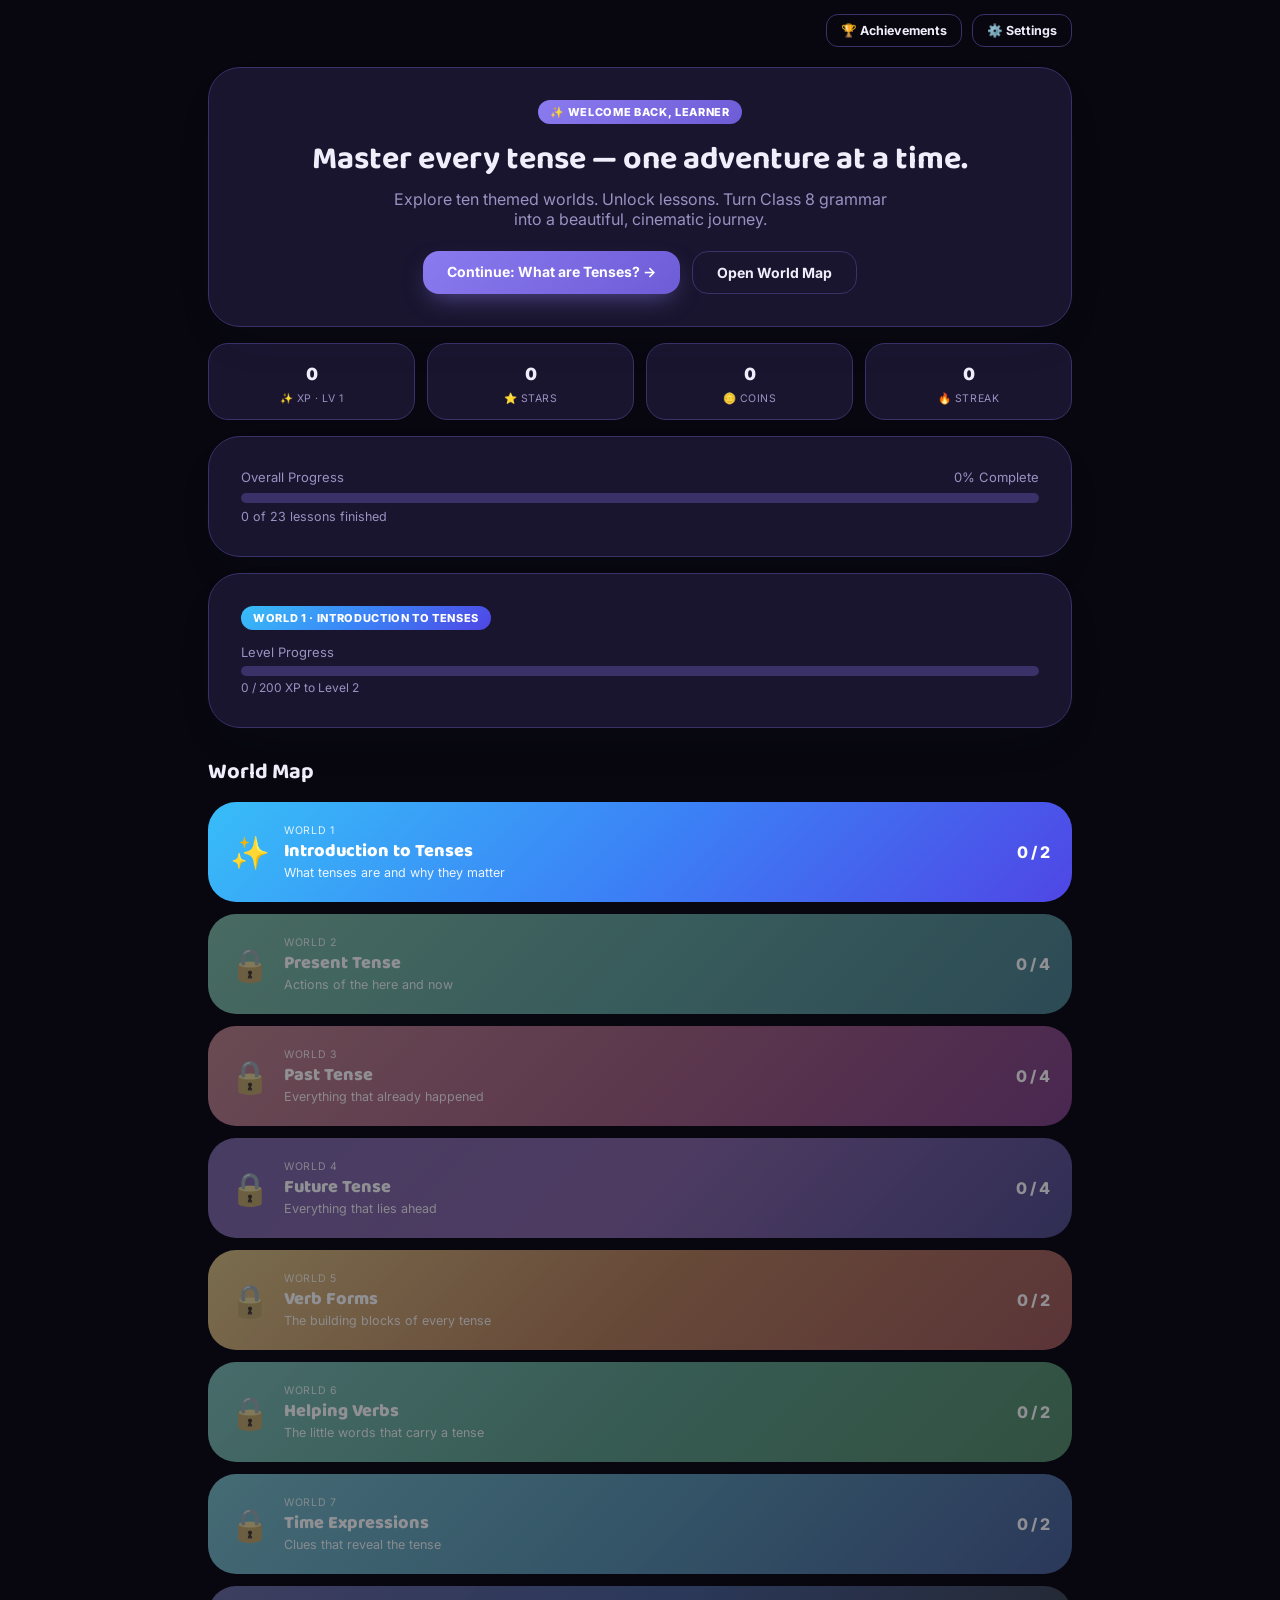
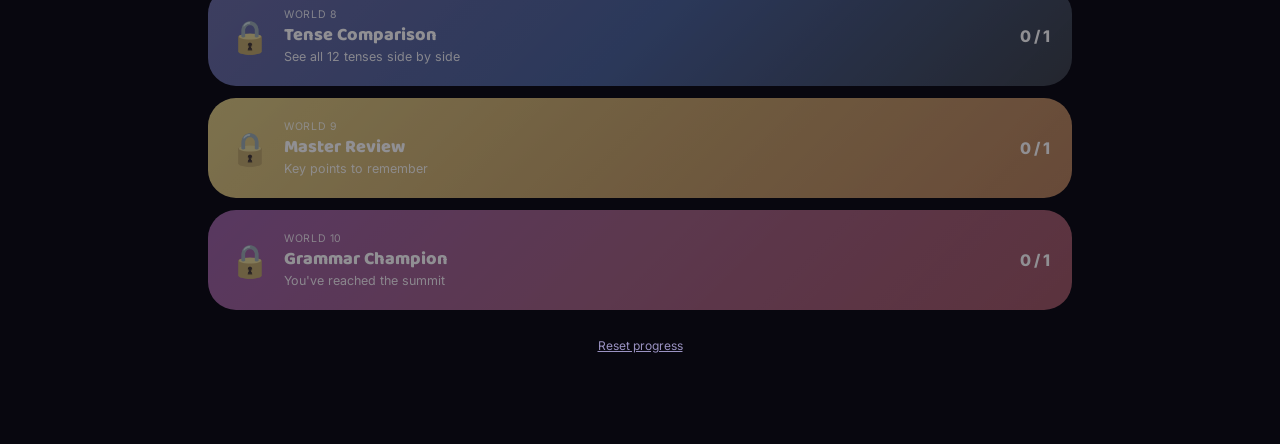
<file: apps/tense-treasures/index.html>
<!DOCTYPE html>
<html lang="en">
<head>
<meta charset="UTF-8">
<meta name="viewport" content="width=device-width, initial-scale=1, viewport-fit=cover">
<title>Tense Quest — Class 8 English: Master the 12 Tenses</title>
<meta name="theme-color" content="#eef2ff">
<link rel="preconnect" href="https://fonts.googleapis.com">
<link rel="preconnect" href="https://fonts.gstatic.com" crossorigin>
<link href="https://fonts.googleapis.com/css2?family=Baloo+2:wght@600;700;800&family=Inter:wght@400;500;600;700&display=swap" rel="stylesheet">
<style>
:root{
  --bg:#f1f5f9; --card:#ffffffcc; --text:#0f172a; --muted:#64748b; --border:#e2e8f0;
}
:root[data-theme="dark"]{ --bg:#08070f; --card:#1e1938cc; --text:#f1eefc; --muted:#9a92c2; --border:#3a3168; --primary:#8b7bf0; }
*{box-sizing:border-box;}
html,body{margin:0;padding:0;min-height:100%;}
body{
  min-height:100dvh; background:var(--bg); color:var(--text);
  font-family:'Inter',sans-serif; -webkit-font-smoothing:antialiased; overflow-x:hidden;
  transition:background .2s,color .2s;
}
.font-display,h1,h2,h3{font-family:'Baloo 2',sans-serif;}
button{font-family:inherit;cursor:pointer;border:none;background:none;color:inherit;}
a{color:inherit;text-decoration:none;}
main{max-width:900px;margin:0 auto;padding:20px 18px 90px;}
.card{border-radius:32px;padding:32px;background:var(--card);backdrop-filter:blur(16px);border:1px solid var(--border);box-shadow:0 20px 50px -20px rgba(30,41,59,.15);}
.pill{display:inline-flex;align-items:center;gap:6px;padding:5px 12px;border-radius:999px;font-size:11px;font-weight:800;text-transform:uppercase;letter-spacing:.06em;color:#fff;}
.btn{border-radius:16px;padding:12px 24px;font-weight:700;font-size:14px;}
.btn-primary{background:linear-gradient(135deg,#8b7bf0,#6d5cd6);color:#fff;box-shadow:0 10px 25px -8px #8b7bf088;}
.btn-primary:hover{filter:brightness(1.08);}
.btn-outline{border:1.5px solid var(--border);color:var(--text);}
.btn-outline:disabled{opacity:.35;}
.stat-tile{border-radius:20px;background:var(--card);border:1px solid var(--border);padding:14px;text-align:center;}
.stat-tile .n{font-family:'Baloo 2',sans-serif;font-size:20px;font-weight:800;}
.stat-tile .l{font-size:10.5px;color:var(--muted);text-transform:uppercase;letter-spacing:.05em;margin-top:2px;}
.progress-track{height:10px;border-radius:999px;background:var(--border);overflow:hidden;}
.progress-fill{height:100%;border-radius:999px;transition:width .4s;}
.world-card{position:relative;overflow:hidden;border-radius:28px;padding:22px;color:#fff;display:block;}
.world-card.locked{filter:grayscale(.6);opacity:.55;pointer-events:none;}
.lesson-row{display:flex;align-items:center;gap:14px;border-radius:22px;padding:16px;border:2px solid var(--border);background:var(--card);margin-bottom:10px;}
.lesson-row.locked{opacity:.5;pointer-events:none;}
.lesson-row:hover{border-color:#8b7bf099;}
.opt-btn{text-align:left;padding:16px 18px;border-radius:16px;font-weight:600;border:2px solid var(--border);background:var(--card);width:100%;display:flex;align-items:center;gap:12px;}
.opt-btn:hover:not(:disabled){border-color:#94a3b8;}
.opt-btn.correct{border-color:#34d399;background:#34d39922;color:#065f46;}
.opt-btn.wrong{border-color:#f87171;background:#f8717122;color:#9f1239;}
:root[data-theme="dark"] .opt-btn.correct{color:#6ee7b7;}
:root[data-theme="dark"] .opt-btn.wrong{color:#fda4af;}
.opt-letter{width:28px;height:28px;border-radius:8px;background:var(--bg);border:1px solid var(--border);display:flex;align-items:center;justify-content:center;font-size:12px;font-weight:800;flex-shrink:0;}
.chiprow{display:flex;flex-wrap:wrap;gap:8px;}
.wordchip{padding:9px 14px;border-radius:12px;font-weight:700;border:2px solid var(--border);background:var(--card);}
.wordchip.dim{opacity:.25;}
.dropzone{min-height:80px;border:2px dashed var(--border);border-radius:16px;padding:14px;display:flex;flex-wrap:wrap;gap:8px;align-items:center;background:var(--bg);}
.match-btn{width:100%;text-align:left;padding:14px 16px;border-radius:16px;border:2px solid var(--border);background:var(--card);font-weight:600;margin-bottom:10px;}
.match-btn.sel{color:#fff;border-color:transparent;}
.match-btn.done{border-color:#34d399;background:#34d39922;}
.match-btn:disabled{cursor:default;}
.explain-box{margin-top:18px;border-radius:16px;padding:16px;border:1.5px solid;}
.explain-box.ok{border-color:#34d399;background:#34d39918;}
.explain-box.bad{border-color:#f87171;background:#f8717118;}
.badge-cat{display:inline-flex;padding:5px 12px;border-radius:999px;font-size:11px;font-weight:800;text-transform:uppercase;letter-spacing:.06em;color:#fff;}
.ach-card{border-radius:20px;border:1.5px solid var(--border);background:var(--card);padding:16px;opacity:.55;}
.ach-card.earned{opacity:1;border-color:#fbbf24;box-shadow:0 10px 24px -12px #fbbf2466;}
.toggle-row{display:flex;justify-content:space-between;align-items:center;border:1.5px solid var(--border);border-radius:16px;padding:14px 16px;background:var(--card);margin-bottom:10px;}
.switch{width:42px;height:24px;border-radius:999px;background:var(--border);position:relative;}
.switch.on{background:#8b7bf0;}
.switch .k{position:absolute;top:2px;left:2px;width:20px;height:20px;border-radius:50%;background:#fff;transition:left .15s;}
.switch.on .k{left:20px;}
table{border-collapse:separate;border-spacing:0 8px;width:100%;}
th{font-size:10.5px;text-transform:uppercase;color:var(--muted);text-align:left;padding:4px 12px;}
td{padding:12px;background:var(--bg);border-top:1px solid var(--border);border-bottom:1px solid var(--border);}
td:first-child{border-left:1px solid var(--border);border-radius:12px 0 0 12px;font-weight:700;}
td:last-child{border-right:1px solid var(--border);border-radius:0 12px 12px 0;}
</style>
</head>
<body>
<div id="app"></div>
<script>
/* ============================== DATA ============================== */
const COLOR_MAP = {
  'sky-400':'#38bdf8','sky-500':'#0ea5e9','blue-500':'#3b82f6','blue-600':'#2563eb',
  'indigo-500':'#6366f1','indigo-600':'#4f46e5','emerald-400':'#34d399','emerald-500':'#10b981',
  'teal-400':'#2dd4bf','teal-500':'#14b8a6','cyan-400':'#22d3ee','cyan-600':'#0891b2',
  'rose-400':'#fb7185','rose-500':'#f43f5e','pink-500':'#ec4899',
  'fuchsia-400':'#e879f9','fuchsia-500':'#d946ef','fuchsia-600':'#c026d3',
  'violet-500':'#8b5cf6','purple-500':'#a855f7','amber-400':'#fbbf24','amber-500':'#f59e0b',
  'orange-500':'#f97316','red-500':'#ef4444','yellow-400':'#facc15','yellow-500':'#eab308',
  'green-600':'#16a34a','slate-300':'#cbd5e1','slate-400':'#94a3b8','slate-700':'#334155',
};
function grad(str){
  const stops = str.split(' ').map(tok=>{
    const m = tok.match(/^(from|via|to)-(.+)$/);
    if(!m) return null;
    return COLOR_MAP[m[2]] || '#8b7bf0';
  }).filter(Boolean);
  return `linear-gradient(135deg, ${stops.join(', ')})`;
}

const WORLDS_BASE = [{"id":"w1","index":1,"title":"Introduction to Tenses","tagline":"What tenses are and why they matter","gradient":"from-sky-400 via-blue-500 to-indigo-600","icon":"✨","lessons":[{"id":"w1-l1","title":"What are Tenses?","subtitle":"The idea behind every verb","steps":[{"kind":"intro","title":"What is a Tense?","body":"A tense is a form of a verb that tells us when an action takes place. Tenses help us understand whether an action happened in the past, is happening in the present, or will happen in the future."},{"kind":"list","title":"The three main tenses","items":["Present Tense","Past Tense","Future Tense"]},{"kind":"timeline","position":"past","caption":"Past — actions that already happened"},{"kind":"timeline","position":"present","caption":"Present — actions happening now or generally true"},{"kind":"timeline","position":"future","caption":"Future — actions that will happen"},{"kind":"note","body":"Each of the three main tenses is divided into four forms, making a total of 12 tenses."},{"kind":"summary","points":["A tense shows when an action takes place.","There are 3 main tenses: Present, Past and Future.","Each tense has 4 forms — 12 tenses in total."]}]},{"id":"w1-l2","title":"The 12 Tenses at a Glance","subtitle":"A map of the whole journey","steps":[{"kind":"intro","title":"The 12 English Tenses","body":"Every tense in English fits into one of three time zones and one of four forms: Simple, Continuous, Perfect, and Perfect Continuous."},{"kind":"table","columns":["Time","Simple","Continuous","Perfect","Perfect Continuous"],"rows":[["Present","Simple Present","Present Continuous","Present Perfect","Present Perfect Continuous"],["Past","Simple Past","Past Continuous","Past Perfect","Past Perfect Continuous"],["Future","Simple Future","Future Continuous","Future Perfect","Future Perfect Continuous"]]},{"kind":"summary","points":["3 time zones × 4 forms = 12 tenses.","You'll meet each one in the worlds ahead."]}]}]},{"id":"w2","index":2,"title":"Present Tense","tagline":"Actions of the here and now","gradient":"from-emerald-400 via-teal-500 to-cyan-600","icon":"☀️","lessons":[{"id":"w2-l1","title":"Simple Present Tense","subtitle":"Habits, facts and universal truths","steps":[{"kind":"intro","title":"Simple Present Tense","body":"The Simple Present is used to describe actions that happen now, occur regularly, or are generally true."},{"kind":"uses","items":["Daily routines","Habits","Facts","Universal truths","Fixed schedules"]},{"kind":"structure","formula":"Subject + Base Verb (V1) + s/es","parts":[{"label":"Subject","value":"She","color":"from-sky-400 to-blue-500"},{"label":"V1 + s/es","value":"studies","color":"from-amber-400 to-yellow-500"},{"label":"Rest","value":"hard.","color":"from-slate-300 to-slate-400"}]},{"kind":"timeline","position":"present","caption":"Happens regularly or is always true"},{"kind":"examples","items":["I play football every evening.","She studies hard.","The Earth revolves around the Sun.","Water boils at 100°C."]},{"kind":"summary","points":["Used for habits, routines, facts and universal truths.","Add s/es to the verb for third person singular."]}]},{"id":"w2-l2","title":"Present Continuous Tense","subtitle":"Actions in progress right now","steps":[{"kind":"intro","title":"Present Continuous Tense","body":"The Present Continuous is used for actions happening at this moment, temporary situations, or planned future arrangements."},{"kind":"uses","items":["Actions happening right now","Temporary situations","Planned future arrangements"]},{"kind":"structure","formula":"Subject + am/is/are + Verb + ing","parts":[{"label":"Subject","value":"I","color":"from-sky-400 to-blue-500"},{"label":"am/is/are","value":"am","color":"from-emerald-400 to-teal-500"},{"label":"Verb + ing","value":"reading","color":"from-amber-400 to-yellow-500"}]},{"kind":"timeline","position":"present","caption":"In progress right now"},{"kind":"examples","items":["I am reading a novel.","They are playing cricket.","She is preparing dinner.","We are meeting our teacher tomorrow."]},{"kind":"summary","points":["For actions happening now or temporary situations.","Uses am / is / are + verb ending in -ing."]}]},{"id":"w2-l3","title":"Present Perfect Tense","subtitle":"Completed actions that touch the present","steps":[{"kind":"intro","title":"Present Perfect Tense","body":"The Present Perfect links a past action to the present — recent completions, experiences, and achievements."},{"kind":"uses","items":["Recently completed actions","Experiences","Actions connected to the present","Achievements"]},{"kind":"structure","formula":"Subject + has/have + Past Participle (V3)","parts":[{"label":"Subject","value":"I","color":"from-sky-400 to-blue-500"},{"label":"has/have","value":"have","color":"from-emerald-400 to-teal-500"},{"label":"V3","value":"completed","color":"from-fuchsia-400 to-purple-500"}]},{"kind":"timeline","position":"present","caption":"Finished, but still felt in the present"},{"kind":"examples","items":["I have completed my homework.","She has visited Jaipur.","They have won the match.","We have already eaten."]},{"kind":"summary","points":["Bridges past and present.","Uses has / have + the past participle (V3)."]}]},{"id":"w2-l4","title":"Present Perfect Continuous","subtitle":"Started in the past, still going","steps":[{"kind":"intro","title":"Present Perfect Continuous","body":"The Present Perfect Continuous describes actions that started in the past and are still continuing, with emphasis on duration."},{"kind":"uses","items":["Actions that started in the past and are still continuing","Emphasizes the duration of an action"]},{"kind":"structure","formula":"Subject + has/have been + Verb + ing","parts":[{"label":"Subject","value":"I","color":"from-sky-400 to-blue-500"},{"label":"has/have been","value":"have been","color":"from-emerald-400 to-teal-500"},{"label":"Verb + ing","value":"studying","color":"from-amber-400 to-yellow-500"}]},{"kind":"timeline","position":"present","caption":"Started in the past, still happening"},{"kind":"examples","items":["I have been studying for three hours.","She has been working since morning.","They have been waiting for a long time.","We have been living here since 2020."]},{"kind":"summary","points":["Highlights how long an action has been going on.","Uses has / have been + verb-ing."]}]}]},{"id":"w3","index":3,"title":"Past Tense","tagline":"Everything that already happened","gradient":"from-rose-400 via-pink-500 to-fuchsia-600","icon":"🕐","lessons":[{"id":"w3-l1","title":"Simple Past Tense","subtitle":"Completed actions in the past","steps":[{"kind":"intro","title":"Simple Past Tense","body":"The Simple Past describes completed actions, past habits and historical events."},{"kind":"uses","items":["Completed actions in the past","Past habits","Historical events"]},{"kind":"structure","formula":"Subject + Past Form of Verb (V2)","parts":[{"label":"Subject","value":"I","color":"from-sky-400 to-blue-500"},{"label":"V2","value":"visited","color":"from-rose-400 to-red-500"},{"label":"Rest","value":"Delhi last year.","color":"from-slate-300 to-slate-400"}]},{"kind":"timeline","position":"past","caption":"A finished action in the past"},{"kind":"examples","items":["I visited Delhi last year.","She wrote a letter.","We watched a movie yesterday.","They played football after school."]},{"kind":"summary","points":["For actions completed in the past.","Uses the past form (V2) of the verb."]}]},{"id":"w3-l2","title":"Past Continuous Tense","subtitle":"In-progress actions of the past","steps":[{"kind":"intro","title":"Past Continuous Tense","body":"The Past Continuous describes actions that were happening at a particular time in the past, often interrupted by another event."},{"kind":"uses","items":["Actions that were happening at a particular time in the past","Background actions interrupted by another event"]},{"kind":"structure","formula":"Subject + was/were + Verb + ing","parts":[{"label":"Subject","value":"I","color":"from-sky-400 to-blue-500"},{"label":"was/were","value":"was","color":"from-emerald-400 to-teal-500"},{"label":"Verb + ing","value":"reading","color":"from-amber-400 to-yellow-500"}]},{"kind":"timeline","position":"past","caption":"Was happening at a moment in the past"},{"kind":"examples","items":["I was reading when the phone rang.","They were playing outside.","She was sleeping at midnight.","We were travelling during the holidays."]},{"kind":"summary","points":["For actions in progress in the past.","Uses was / were + verb-ing."]}]},{"id":"w3-l3","title":"Past Perfect Tense","subtitle":"The earlier of two past actions","steps":[{"kind":"intro","title":"Past Perfect Tense","body":"The Past Perfect shows an action that was completed before another action in the past."},{"kind":"uses","items":["An action completed before another action in the past"]},{"kind":"structure","formula":"Subject + had + Past Participle (V3)","parts":[{"label":"Subject","value":"She","color":"from-sky-400 to-blue-500"},{"label":"had","value":"had","color":"from-emerald-400 to-teal-500"},{"label":"V3","value":"finished","color":"from-fuchsia-400 to-purple-500"}]},{"kind":"timeline","position":"past","caption":"Finished before another past event"},{"kind":"examples","items":["She had finished her homework before dinner.","We had left before it started raining.","The train had already departed.","They had completed the project."]},{"kind":"summary","points":["Shows which past action happened first.","Uses had + past participle (V3)."]}]},{"id":"w3-l4","title":"Past Perfect Continuous","subtitle":"Ongoing action before another past event","steps":[{"kind":"intro","title":"Past Perfect Continuous","body":"The Past Perfect Continuous describes an action that continued for some time before another action in the past, emphasising duration."},{"kind":"uses","items":["An action that continued for some time before another action in the past","Shows duration before a past event"]},{"kind":"structure","formula":"Subject + had been + Verb + ing","parts":[{"label":"Subject","value":"He","color":"from-sky-400 to-blue-500"},{"label":"had been","value":"had been","color":"from-emerald-400 to-teal-500"},{"label":"Verb + ing","value":"studying","color":"from-amber-400 to-yellow-500"}]},{"kind":"timeline","position":"past","caption":"Was going on for a while, before a past event"},{"kind":"examples","items":["He had been studying for two hours before the exam began.","They had been waiting since morning.","We had been travelling all day.","She had been practising regularly."]},{"kind":"summary","points":["Emphasises how long something had been happening in the past.","Uses had been + verb-ing."]}]}]},{"id":"w4","index":4,"title":"Future Tense","tagline":"Everything that lies ahead","gradient":"from-violet-500 via-purple-500 to-indigo-600","icon":"🚀","lessons":[{"id":"w4-l1","title":"Simple Future Tense","subtitle":"Predictions, promises and plans","steps":[{"kind":"intro","title":"Simple Future Tense","body":"The Simple Future is used for predictions, promises, decisions made at the moment and future events."},{"kind":"uses","items":["Predictions","Promises","Decisions made at the moment","Future events"]},{"kind":"structure","formula":"Subject + will + Base Verb (V1)","parts":[{"label":"Subject","value":"I","color":"from-sky-400 to-blue-500"},{"label":"will","value":"will","color":"from-emerald-400 to-teal-500"},{"label":"V1","value":"help","color":"from-amber-400 to-yellow-500"}]},{"kind":"timeline","position":"future","caption":"Will happen after now"},{"kind":"examples","items":["I will help you.","She will visit her grandparents.","They will arrive tomorrow.","We will complete the project."]},{"kind":"summary","points":["For future actions, predictions and promises.","Uses will + base verb (V1)."]}]},{"id":"w4-l2","title":"Future Continuous Tense","subtitle":"In progress at a future moment","steps":[{"kind":"intro","title":"Future Continuous Tense","body":"The Future Continuous describes actions that will be in progress at a specific time in the future."},{"kind":"uses","items":["Actions that will be in progress at a specific time in the future"]},{"kind":"structure","formula":"Subject + will be + Verb + ing","parts":[{"label":"Subject","value":"I","color":"from-sky-400 to-blue-500"},{"label":"will be","value":"will be","color":"from-emerald-400 to-teal-500"},{"label":"Verb + ing","value":"studying","color":"from-amber-400 to-yellow-500"}]},{"kind":"timeline","position":"future","caption":"Will be in progress at a future time"},{"kind":"examples","items":["I will be studying tonight.","They will be travelling next week.","She will be sleeping at 11 p.m.","We will be celebrating tomorrow evening."]},{"kind":"summary","points":["For actions in progress at a future point.","Uses will be + verb-ing."]}]},{"id":"w4-l3","title":"Future Perfect Tense","subtitle":"Done before a future moment","steps":[{"kind":"intro","title":"Future Perfect Tense","body":"The Future Perfect describes actions that will be completed before a particular time in the future."},{"kind":"uses","items":["Actions that will be completed before a particular time in the future"]},{"kind":"structure","formula":"Subject + will have + Past Participle (V3)","parts":[{"label":"Subject","value":"I","color":"from-sky-400 to-blue-500"},{"label":"will have","value":"will have","color":"from-emerald-400 to-teal-500"},{"label":"V3","value":"finished","color":"from-fuchsia-400 to-purple-500"}]},{"kind":"timeline","position":"future","caption":"Will be finished before a future moment"},{"kind":"examples","items":["I will have finished my homework by 8 p.m.","She will have reached home before sunset.","They will have completed the assignment.","We will have built the bridge by next year."]},{"kind":"summary","points":["For actions finished by a future point.","Uses will have + past participle (V3)."]}]},{"id":"w4-l4","title":"Future Perfect Continuous","subtitle":"Will have been going on","steps":[{"kind":"intro","title":"Future Perfect Continuous","body":"The Future Perfect Continuous describes actions that will continue up to a certain point in the future, emphasising duration."},{"kind":"uses","items":["Actions that will continue up to a certain point in the future","Emphasizes the duration of future actions"]},{"kind":"structure","formula":"Subject + will have been + Verb + ing","parts":[{"label":"Subject","value":"I","color":"from-sky-400 to-blue-500"},{"label":"will have been","value":"will have been","color":"from-emerald-400 to-teal-500"},{"label":"Verb + ing","value":"studying","color":"from-amber-400 to-yellow-500"}]},{"kind":"timeline","position":"future","caption":"Will have been happening up to a future moment"},{"kind":"examples","items":["I will have been studying for five hours by evening.","They will have been working here for ten years.","She will have been living in Mumbai for six years.","We will have been travelling all day."]},{"kind":"summary","points":["For ongoing actions leading up to a future moment.","Uses will have been + verb-ing."]}]}]},{"id":"w5","index":5,"title":"Verb Forms","tagline":"The building blocks of every tense","gradient":"from-amber-400 via-orange-500 to-red-500","icon":"🧱","lessons":[{"id":"w5-l1","title":"V1, V2, V3","subtitle":"The three key forms of a verb","steps":[{"kind":"intro","title":"Three forms of a verb","body":"English verbs usually have three important forms. Different tenses use different forms."},{"kind":"table","columns":["Form","Example"],"rows":[["Base Form (V1)","Go"],["Past Form (V2)","Went"],["Past Participle (V3)","Gone"]]},{"kind":"summary","points":["V1 is the base form (Go).","V2 is the past form (Went).","V3 is the past participle (Gone)."]}]},{"id":"w5-l2","title":"Common Verbs","subtitle":"V1 → V2 → V3 in action","steps":[{"kind":"intro","title":"Examples of common verbs","body":"Learning these three forms together makes it easy to build any tense correctly."},{"kind":"table","columns":["V1","V2","V3"],"rows":[["Eat","Ate","Eaten"],["Write","Wrote","Written"],["Speak","Spoke","Spoken"],["See","Saw","Seen"],["Take","Took","Taken"],["Begin","Began","Begun"],["Drive","Drove","Driven"],["Give","Gave","Given"],["Come","Came","Come"],["Break","Broke","Broken"]]},{"kind":"summary","points":["Memorising V1–V2–V3 unlocks every tense.","Some verbs keep the same form (Come → Came → Come)."]}]}]},{"id":"w6","index":6,"title":"Helping Verbs","tagline":"The little words that carry a tense","gradient":"from-teal-400 via-emerald-500 to-green-600","icon":"🪄","lessons":[{"id":"w6-l1","title":"Helping Verbs — Present & Past","subtitle":"The helpers behind every tense","steps":[{"kind":"intro","title":"Helping verbs","body":"Helping verbs work with the main verb to form a tense. Each tense has its own set of helpers."},{"kind":"table","columns":["Tense","Helping Verbs"],"rows":[["Simple Present","do, does (for questions and negatives)"],["Present Continuous","am, is, are"],["Present Perfect","has, have"],["Present Perfect Continuous","has been, have been"],["Simple Past","did (for questions and negatives)"],["Past Continuous","was, were"],["Past Perfect","had"],["Past Perfect Continuous","had been"]]},{"kind":"summary","points":["Helping verbs are an essential part of most tenses.","Recognise them to spot the tense of any sentence."]}]},{"id":"w6-l2","title":"Helping Verbs — Future","subtitle":"How future tenses are built","steps":[{"kind":"intro","title":"Future helpers","body":"All four future tenses are built on will, extended with be, have, and have been."},{"kind":"table","columns":["Tense","Helping Verbs"],"rows":[["Simple Future","will"],["Future Continuous","will be"],["Future Perfect","will have"],["Future Perfect Continuous","will have been"]]},{"kind":"summary","points":["Every future tense starts with will.","Add be, have, or have been to shift the meaning."]}]}]},{"id":"w7","index":7,"title":"Time Expressions","tagline":"Clues that reveal the tense","gradient":"from-cyan-400 via-sky-500 to-blue-600","icon":"⏱️","lessons":[{"id":"w7-l1","title":"Present Time Words","subtitle":"Signals of the present","steps":[{"kind":"intro","title":"Time expressions","body":"Different tenses are often used with particular time expressions."},{"kind":"list","title":"Simple Present","items":["always","usually","often","sometimes","every day","never"]},{"kind":"list","title":"Present Continuous","items":["now","right now","at the moment","currently"]},{"kind":"list","title":"Present Perfect","items":["already","just","yet","ever","never"]},{"kind":"list","title":"Present Perfect Continuous","items":["since","for"]},{"kind":"summary","points":["These words often signal a specific present tense.","'Since' + point in time, 'for' + length of time."]}]},{"id":"w7-l2","title":"Past & Future Time Words","subtitle":"Signals of past and future","steps":[{"kind":"intro","title":"Time words for past and future","body":"Past and future tenses also come with their own set of clue words."},{"kind":"list","title":"Simple Past","items":["yesterday","last week","ago","in 2020"]},{"kind":"list","title":"Past Continuous","items":["while","when"]},{"kind":"list","title":"Past Perfect","items":["before","after","by the time"]},{"kind":"list","title":"Future Tenses","items":["tomorrow","next week","soon","later","by next year"]},{"kind":"summary","points":["Time expressions often provide clues about which tense to use.","Spot the clue word first — the tense usually follows."]}]}]},{"id":"w8","index":8,"title":"Tense Comparison","tagline":"See all 12 tenses side by side","gradient":"from-indigo-500 via-blue-600 to-slate-700","icon":"⚖️","lessons":[{"id":"w8-l1","title":"Quick Comparison of the 12 Tenses","subtitle":"One purpose per tense","steps":[{"kind":"intro","title":"All 12 tenses on one page","body":"Each tense has a clear main purpose. This is the fastest way to keep them straight."},{"kind":"table","columns":["Tense","Main Purpose"],"rows":[["Simple Present","Habits and facts"],["Present Continuous","Actions happening now"],["Present Perfect","Completed actions connected to the present"],["Present Perfect Continuous","Ongoing actions that started in the past"],["Simple Past","Completed past actions"],["Past Continuous","Actions in progress in the past"],["Past Perfect","Earlier of two past actions"],["Past Perfect Continuous","Ongoing action before another past event"],["Simple Future","Future actions and predictions"],["Future Continuous","Actions in progress in the future"],["Future Perfect","Actions completed before a future time"],["Future Perfect Continuous","Ongoing action up to a future point"]]},{"kind":"summary","points":["One-line purpose per tense.","Great to revisit before writing anything in English."]}]}]},{"id":"w9","index":9,"title":"Master Review","tagline":"Key points to remember","gradient":"from-yellow-400 via-amber-500 to-orange-500","icon":"📖","lessons":[{"id":"w9-l1","title":"Key Points to Remember","subtitle":"The rules that never change","steps":[{"kind":"intro","title":"Key points to remember","body":"A short set of principles that hold true across every tense."},{"kind":"list","title":"Core rules","items":["Every sentence has a tense.","The verb changes according to the tense.","Helping verbs are an important part of many tenses.","Time expressions often provide clues about which tense to use.","Learning the structure of each tense makes it easier to speak and write correctly.","Reading English books and listening to spoken English regularly can help you recognise and use tenses naturally."]},{"kind":"summary","points":["Tense = when. Verb form = how.","Helpers + time words = strong clues.","Regular reading and listening make tenses feel natural."]}]}]},{"id":"w10","index":10,"title":"Grammar Champion","tagline":"You've reached the summit","gradient":"from-fuchsia-500 via-pink-500 to-rose-500","icon":"🏆","lessons":[{"id":"w10-l1","title":"The Big Summary","subtitle":"Everything, in one breath","steps":[{"kind":"intro","title":"You made it, Champion!","body":"English has 12 tenses, grouped into the Present, Past and Future. Each tense serves a specific purpose — describing habits, actions in progress, completed events or future plans."},{"kind":"note","body":"By understanding the structure, uses, and examples of each tense, students can improve their grammar, writing and communication skills."},{"kind":"summary","points":["3 time zones — Present, Past, Future.","4 forms — Simple, Continuous, Perfect, Perfect Continuous.","12 tenses in total, each with its own use, structure and clues.","You now have the map of every tense in English."]}]}]}];

const ACHIEVEMENTS = [
  {id:'first-lesson',title:'First Lesson',description:'Complete your very first lesson.',icon:'✨',check:s=>s.completed.length>=1},
  {id:'grammar-explorer',title:'Grammar Explorer',description:'Finish the Introduction world.',icon:'🧭',check:s=>WORLDS_BASE[0].lessons.every(l=>s.completed.includes(l.id))},
  {id:'present-master',title:'Present Master',description:'Complete every lesson in the Present Tense world.',icon:'☀️',check:s=>WORLDS_BASE[1].lessons.every(l=>s.completed.includes(l.id))},
  {id:'past-master',title:'Past Master',description:'Complete every lesson in the Past Tense world.',icon:'🕐',check:s=>WORLDS_BASE[2].lessons.every(l=>s.completed.includes(l.id))},
  {id:'future-master',title:'Future Master',description:'Complete every lesson in the Future Tense world.',icon:'🚀',check:s=>WORLDS_BASE[3].lessons.every(l=>s.completed.includes(l.id))},
  {id:'verb-expert',title:'Verb Expert',description:'Master V1, V2 and V3 in the Verb Forms world.',icon:'🧱',check:s=>WORLDS_BASE[4].lessons.every(l=>s.completed.includes(l.id))},
  {id:'perfect-progress',title:'Perfect Progress',description:'Reach 50% completion overall.',icon:'📈',check:s=>s.completed.length>=Math.ceil(ALL_LESSONS.length/2)},
  {id:'speed-learner',title:'Speed Learner',description:'Earn 500 XP.',icon:'⚡',check:s=>s.xp>=500},
  {id:'grammar-champion',title:'Grammar Champion',description:'Unlock the Grammar Champion world.',icon:'👑',check:s=>worldsUnlocked(s.completed)>=10},
  {id:'complete-100',title:'100% Completion',description:'Finish every lesson in every world.',icon:'🏆',check:s=>s.completed.length>=ALL_LESSONS.length},
];
const ALL_LESSONS = WORLDS_BASE.flatMap(w=>w.lessons.map(l=>({...l, worldId:w.id})));

/* ---------------- procedural quiz generator (matches source exactly) ---------------- */
function GV(seed){ let t=2166136261; for(let n=0;n<seed.length;n++){ t^=seed.charCodeAt(n); t=Math.imul(t,16777619); } return ()=>{ t=Math.imul(t^t>>>15,2246822507); t=Math.imul(t^t>>>13,3266489909); return ((t^t>>>16)>>>0)/4294967296; }; }
function KV(pool,exclude,n,seed){ let rnd=GV(seed), avail=Array.from(new Set(pool.filter(x=>x!==exclude))), out=[]; while(out.length<n && avail.length){ out.push(avail.splice(Math.floor(rnd()*avail.length),1)[0]); } return out; }
function qShuffle(arr,seed){ let rnd=GV(seed), r=[...arr]; for(let i=r.length-1;i>0;i--){ let j=Math.floor(rnd()*(i+1)); [r[i],r[j]]=[r[j],r[i]]; } return r; }
function JV(prompt,correct,wrong,seed,explain){ let opts=qShuffle([correct,...wrong],seed+'-opt'); return {kind:'quiz-choice',prompt,options:opts,answer:opts.indexOf(correct),explain}; }
const byKind = k => s => s.kind===k;
const XV = WORLDS_BASE.flatMap(w=>w.lessons.flatMap(l=>l.steps.filter(byKind('structure')).map(s=>s.formula)));
const ZV = WORLDS_BASE.flatMap(w=>w.lessons.flatMap(l=>l.steps.filter(byKind('uses')).flatMap(s=>s.items)));
const QV = WORLDS_BASE.flatMap(w=>w.lessons.map(l=>l.title));
const TIME_LABEL = {past:'In the past', present:'In the present', future:'In the future'};

const WORLDS = JSON.parse(JSON.stringify(WORLDS_BASE));
for(const w of WORLDS) for(const t of w.lessons){
  const steps = t.steps;
  const n = steps.find(byKind('structure'));
  const r = steps.find(byKind('timeline'));
  const i = steps.find(byKind('examples'));
  const a = steps.find(byKind('uses'));
  const o = steps.find(byKind('table'));
  const gen = [];
  if(r && n) gen.push(JV(`When does the action in "${t.title}" take place?`, TIME_LABEL[r.position], Object.entries(TIME_LABEL).filter(([k])=>k!==r.position).map(([,v])=>v), t.id+'-time', r.caption));
  if(n) gen.push(JV(`Which structure belongs to the ${t.title}?`, n.formula, KV(XV, n.formula, 3, t.id+'-f'), t.id+'-formula', `Remember: ${n.formula}`));
  if(a && a.items.length){ const first=a.items[0]; gen.push(JV(`Which of these is a use of the ${t.title}?`, first, KV(ZV.filter(z=>!a.items.includes(z)), first, 3, t.id+'-u'), t.id+'-use')); }
  if(i && i.items.length){ const ex=i.items[+(i.items.length>1)]; const wc=ex.split(/\s+/).length; if(wc>=3 && wc<=12) gen.push({kind:'quiz-build', prompt:'Tap the words in the right order to build the sentence', sentence:ex}); }
  if(o && o.rows.length>=3 && o.columns.length>=3){ const pairs=o.rows.slice(0,3).map(row=>({left:row[0],right:row[1]})); gen.push({kind:'quiz-match', prompt:`Match each time with its ${o.columns[1]} tense`, pairs}); }
  const c = steps.find(byKind('list'));
  if(!gen.length && c && c.items.length){ const first=c.items[0]; gen.push(JV(`Which of these belongs to "${c.title}"?`, first, KV(QV.filter(z=>!c.items.includes(z)), first, 3, t.id+'-l'), t.id+'-list')); }
  if(!gen.length) continue;
  const idx = steps.findIndex(s=>s.kind==='summary');
  steps.splice(idx===-1?steps.length:idx, 0, ...gen);
}

/* ============================== STATE ============================== */
const STORE_KEY = 'tenses-quest-v1';
const XP_PER_LESSON=60, STARS_PER_LESSON=3, COINS_PER_LESSON=25, XP_PER_LEVEL=200, XP_PER_CORRECT=15, COINS_PER_CORRECT=5;
function defaultState(){ return {completed:[], xp:0, coins:0, stars:0, streak:0, lastCompletionDate:null, unlockedAchievements:[], quizCorrect:0, quizWrong:0, darkMode:true}; }
let STATE = (()=>{ try{ const raw=localStorage.getItem(STORE_KEY); return raw? {...defaultState(), ...JSON.parse(raw).state} : defaultState(); }catch(e){ return defaultState(); } })();
function save(){ localStorage.setItem(STORE_KEY, JSON.stringify({state:STATE, version:0})); document.documentElement.setAttribute('data-theme', STATE.darkMode?'dark':'light'); }
function update(patch){ STATE = {...STATE, ...patch}; save(); }
function todayStr(){ return new Date().toISOString().slice(0,10); }
function daysBetween(a,b){ return Math.round((new Date(b).getTime()-new Date(a).getTime())/86400000); }
function worldsUnlocked(completed){ let n=1; for(let i=0;i<WORLDS_BASE.length-1 && WORLDS_BASE[i].lessons.every(l=>completed.includes(l.id)); i++) n=Math.min(WORLDS_BASE.length, n+1); return n; }
function isWorldUnlocked(idx){ if(idx===0) return true; const prev=WORLDS_BASE[idx-1]; return prev.lessons.every(l=>STATE.completed.includes(l.id)); }
function isLessonUnlocked(lessonId){ const idx=ALL_LESSONS.findIndex(l=>l.id===lessonId); if(idx<=0) return true; return STATE.completed.includes(ALL_LESSONS[idx-1].id); }
function currentLessonId(){ const l=ALL_LESSONS.find(l=>!STATE.completed.includes(l.id)); return l?l.id:null; }
function levelInfo(xp){ const level=Math.floor(xp/XP_PER_LEVEL)+1; const into=xp%XP_PER_LEVEL; return {level, into, need:XP_PER_LEVEL}; }
function recordQuizAnswer(correct){
  if(!correct){ update({quizWrong: STATE.quizWrong+1}); return; }
  const xp = STATE.xp + XP_PER_CORRECT;
  const unlocked = worldsUnlocked(STATE.completed);
  const newly = ACHIEVEMENTS.filter(a=>a.check({completed:STATE.completed, xp, worldsUnlocked:unlocked})).map(a=>a.id);
  update({xp, coins: STATE.coins+COINS_PER_CORRECT, quizCorrect: STATE.quizCorrect+1, unlockedAchievements: Array.from(new Set([...STATE.unlockedAchievements, ...newly]))});
}
function completeLesson(lessonId){
  if(STATE.completed.includes(lessonId)) return {newAchievements:[], leveledUp:false};
  const beforeLevel = Math.floor(STATE.xp/XP_PER_LEVEL)+1;
  const completed = [...STATE.completed, lessonId];
  const xp = STATE.xp+XP_PER_LESSON, stars = STATE.stars+STARS_PER_LESSON, coins = STATE.coins+COINS_PER_LESSON;
  const afterLevel = Math.floor(xp/XP_PER_LEVEL)+1;
  const today = todayStr();
  let streak = STATE.streak;
  if(STATE.lastCompletionDate===null) streak=1;
  else{ const d=daysBetween(STATE.lastCompletionDate, today); streak = d===0? Math.max(streak,1) : d===1? streak+1 : 1; }
  const unlocked = worldsUnlocked(completed);
  const allNow = ACHIEVEMENTS.filter(a=>a.check({completed, xp, worldsUnlocked:unlocked})).map(a=>a.id);
  const newAchievements = allNow.filter(id=>!STATE.unlockedAchievements.includes(id));
  update({completed, xp, stars, coins, streak, lastCompletionDate:today, unlockedAchievements:Array.from(new Set([...STATE.unlockedAchievements, ...allNow]))});
  return {newAchievements, leveledUp: afterLevel>beforeLevel};
}
function resetProgress(){ STATE=defaultState(); save(); }

/* ============================== ROUTER ============================== */
const app = document.getElementById('app');
document.documentElement.setAttribute('data-theme', STATE.darkMode?'dark':'light');
window.addEventListener('hashchange', render);
function render(){
  window.scrollTo(0,0);
  const hash = location.hash.slice(2);
  const [path,a,b] = hash.split('/');
  if(path==='worlds'){ renderWorldMap(); return; }
  if(path==='world'){ renderWorldDetail(a); return; }
  if(path==='lesson'){ renderLesson(a); return; }
  if(path==='achievements'){ renderAchievements(); return; }
  if(path==='settings'){ renderSettings(); return; }
  renderHome();
}
function Topbar(){
  return `<div style="display:flex;justify-content:flex-end;gap:10px;padding:14px 18px 0;max-width:900px;margin:0 auto">
    <a href="#/achievements" class="btn btn-outline" style="padding:8px 14px;font-size:12.5px;border-radius:12px">🏆 Achievements</a>
    <a href="#/settings" class="btn btn-outline" style="padding:8px 14px;font-size:12.5px;border-radius:12px">⚙️ Settings</a>
  </div>`;
}

/* ---------------- HOME ---------------- */
function renderHome(){
  const lv = levelInfo(STATE.xp);
  const curId = currentLessonId();
  const curLesson = curId ? ALL_LESSONS.find(l=>l.id===curId) : null;
  const curWorld = curLesson ? WORLDS.find(w=>w.id===curLesson.worldId) : null;
  const pct = Math.round(STATE.completed.length/ALL_LESSONS.length*100);
  app.innerHTML = `${Topbar()}<main>
    <div class="card" style="text-align:center">
      <div class="pill" style="background:linear-gradient(135deg,#8b7bf0,#6d5cd6)">✨ Welcome back, Learner</div>
      <h1 class="font-display" style="font-size:32px;margin:10px 0 4px">Master every tense — one adventure at a time.</h1>
      <p style="color:var(--muted);max-width:520px;margin:0 auto">Explore ten themed worlds. Unlock lessons. Turn Class 8 grammar into a beautiful, cinematic journey.</p>
      <div style="display:flex;gap:12px;justify-content:center;margin-top:22px;flex-wrap:wrap">
        ${curLesson?`<a class="btn btn-primary" href="#/lesson/${curLesson.id}">Continue: ${curLesson.title} →</a>`:''}
        <a class="btn btn-outline" href="#/worlds">Open World Map</a>
      </div>
    </div>
    <div style="display:grid;grid-template-columns:repeat(4,1fr);gap:12px;margin-top:16px">
      <div class="stat-tile"><div class="n">${STATE.xp}</div><div class="l">✨ XP · Lv ${lv.level}</div></div>
      <div class="stat-tile"><div class="n">${STATE.stars}</div><div class="l">⭐ Stars</div></div>
      <div class="stat-tile"><div class="n">${STATE.coins}</div><div class="l">🪙 Coins</div></div>
      <div class="stat-tile"><div class="n">${STATE.streak}</div><div class="l">🔥 Streak</div></div>
    </div>
    <div class="card" style="margin-top:16px">
      <div style="display:flex;justify-content:space-between;font-size:13px;color:var(--muted);margin-bottom:8px"><span>Overall Progress</span><span>${pct}% Complete</span></div>
      <div class="progress-track"><div class="progress-fill" style="width:${pct}%;background:linear-gradient(90deg,#8b7bf0,#22d3ee)"></div></div>
      <div style="font-size:12.5px;color:var(--muted);margin-top:6px">${STATE.completed.length} of ${ALL_LESSONS.length} lessons finished</div>
    </div>
    ${curWorld?`<div class="card" style="margin-top:16px">
      <div class="pill" style="background:${grad(curWorld.gradient)}">World ${curWorld.index} · ${curWorld.title}</div>
      <div style="margin-top:14px;font-size:13px;color:var(--muted)">Level Progress</div>
      <div class="progress-track" style="margin-top:6px"><div class="progress-fill" style="width:${lv.into/lv.need*100}%;background:${grad(curWorld.gradient)}"></div></div>
      <div style="font-size:12px;color:var(--muted);margin-top:4px">${lv.into} / ${lv.need} XP to Level ${lv.level+1}</div>
    </div>`:''}
    <h2 class="font-display" style="font-size:22px;margin:26px 0 12px">World Map</h2>
    <div style="display:grid;gap:12px">
      ${WORLDS.map((w,i)=>{
        const unlocked = isWorldUnlocked(i);
        const done = w.lessons.filter(l=>STATE.completed.includes(l.id)).length;
        return `<a class="world-card" href="${unlocked?'#/world/'+w.id:'#'}" style="background:${grad(w.gradient)};${unlocked?'':'filter:grayscale(.6);opacity:.55;pointer-events:none'}">
          <div style="display:flex;align-items:center;gap:14px">
            <div style="font-size:32px">${unlocked?w.icon:'🔒'}</div>
            <div>
              <div style="font-size:10.5px;text-transform:uppercase;letter-spacing:.06em;opacity:.85">World ${w.index}</div>
              <div class="font-display" style="font-size:18px;font-weight:800">${w.title}</div>
              <div style="font-size:12.5px;opacity:.9">${w.tagline}</div>
            </div>
            <div style="margin-left:auto;font-weight:800">${done} / ${w.lessons.length}</div>
          </div>
        </a>`;
      }).join('')}
    </div>
    <div style="text-align:center;margin-top:24px">
      <button onclick="if(confirm('Reset all progress?')){ resetProgress(); render(); }" style="font-size:12px;color:var(--muted);text-decoration:underline">Reset progress</button>
    </div>
  </main>`;
}

/* ---------------- WORLD MAP ---------------- */
function renderWorldMap(){
  app.innerHTML = `${Topbar()}<main>
    <a href="#/" style="font-size:13px;color:var(--muted)">← Home</a>
    <h1 class="font-display" style="font-size:28px;margin:10px 0 16px">World Map</h1>
    <div style="display:grid;gap:12px">
      ${WORLDS.map((w,i)=>{
        const unlocked = isWorldUnlocked(i);
        const done = w.lessons.filter(l=>STATE.completed.includes(l.id)).length;
        const pct = Math.round(done/w.lessons.length*100);
        return `<a class="world-card" href="${unlocked?'#/world/'+w.id:'#'}" style="background:${grad(w.gradient)};${unlocked?'':'filter:grayscale(.6);opacity:.55;pointer-events:none'}">
          <div style="display:flex;align-items:center;gap:14px">
            <div style="font-size:32px">${unlocked?w.icon:'🔒'}</div>
            <div style="flex:1">
              <div style="font-size:10.5px;text-transform:uppercase;letter-spacing:.06em;opacity:.85">World ${w.index}</div>
              <div class="font-display" style="font-size:19px;font-weight:800">${w.title}</div>
              <div style="font-size:12.5px;opacity:.9">${w.tagline}</div>
            </div>
          </div>
          <div style="margin-top:14px"><div style="display:flex;justify-content:space-between;font-size:11.5px;opacity:.9;margin-bottom:4px"><span>${done}/${w.lessons.length} lessons</span><span>${pct}%</span></div>
          <div style="height:8px;border-radius:99px;background:#ffffff40;overflow:hidden"><div style="height:100%;width:${pct}%;background:#fff"></div></div></div>
        </a>`;
      }).join('')}
    </div>
  </main>`;
}

/* ---------------- WORLD DETAIL ---------------- */
function renderWorldDetail(worldId){
  const w = WORLDS.find(w=>w.id===worldId);
  if(!w){ nav('#/worlds'); return; }
  app.innerHTML = `${Topbar()}<main>
    <a href="#/worlds" style="font-size:13px;color:var(--muted)">← World Map</a>
    <div class="world-card" style="background:${grad(w.gradient)};margin-top:12px">
      <div style="font-size:40px">${w.icon}</div>
      <div style="font-size:11px;text-transform:uppercase;letter-spacing:.06em;opacity:.85;margin-top:6px">World ${w.index}</div>
      <h1 class="font-display" style="font-size:28px;margin:2px 0">${w.title}</h1>
      <p style="opacity:.92;margin:0">${w.tagline}</p>
    </div>
    <div style="margin-top:16px">
      ${w.lessons.map((l,i)=>{
        const done = STATE.completed.includes(l.id);
        const unlocked = isLessonUnlocked(l.id);
        return `<a class="lesson-row ${unlocked?'':'locked'}" href="${unlocked?'#/lesson/'+l.id:'#'}">
          <div style="width:48px;height:48px;border-radius:14px;flex-shrink:0;display:flex;align-items:center;justify-content:center;font-weight:800;color:#fff;background:${done?'linear-gradient(135deg,#34d399,#22d3ee)':grad(w.gradient)}">${done?'✓':i+1}</div>
          <div style="flex:1">
            <div class="font-display" style="font-size:16px">${l.title}</div>
            <div style="font-size:12.5px;color:var(--muted)">${l.subtitle}</div>
          </div>
          ${unlocked?'':'<div style="font-size:20px">🔒</div>'}
        </a>`;
      }).join('')}
    </div>
  </main>`;
}

/* ---------------- LESSON PLAYER ---------------- */
function renderLesson(lessonId){
  const meta = ALL_LESSONS.find(l=>l.id===lessonId);
  const w = WORLDS.find(w=>w.id===meta?.worldId);
  const lesson = w?.lessons.find(l=>l.id===lessonId);
  if(!w||!lesson){ nav('#/worlds'); return; }
  const steps = lesson.steps;
  const H = steps.length;
  let a=0, solvedDone=false, solvedSteps=[];
  let quizState = {}; // per-step transient UI state

  function quizChallengeCount(){ return steps.filter(s=>s.kind.startsWith('quiz-')).length; }

  function stepBody(step){
    const cardCls = 'card';
    if(step.kind.startsWith('quiz-')) return quizBody(step);
    if(step.kind==='intro') return `<div class="${cardCls}"><div class="badge-cat" style="background:${grad(w.gradient)}">Concept</div><h2 class="font-display" style="font-size:26px;margin:12px 0 4px">${step.title}</h2><p style="font-size:16px;color:var(--muted);line-height:1.7">${step.body}</p></div>`;
    if(step.kind==='uses') return `<div class="${cardCls}"><div class="badge-cat" style="background:${grad(w.gradient)}">Uses</div><div style="display:grid;grid-template-columns:1fr 1fr;gap:10px;margin-top:16px">${step.items.map(it=>`<div style="display:flex;gap:10px;align-items:flex-start;padding:12px;border-radius:16px;background:var(--bg);border:1px solid var(--border)"><div style="width:22px;height:22px;border-radius:8px;background:${grad(w.gradient)};color:#fff;display:flex;align-items:center;justify-content:center;font-size:12px;flex-shrink:0">✓</div><span style="font-weight:600">${it}</span></div>`).join('')}</div></div>`;
    if(step.kind==='structure') return `<div class="${cardCls}"><div class="badge-cat" style="background:${grad(w.gradient)}">Structure</div>
      <div style="margin-top:16px;padding:20px;border-radius:16px;background:var(--bg);border:1px solid var(--border);text-align:center;font-family:monospace;font-size:18px">${step.formula}</div>
      ${step.parts?`<div style="display:flex;flex-wrap:wrap;gap:10px;justify-content:center;margin-top:16px">${step.parts.map(p=>`<div style="padding:10px 16px;border-radius:14px;color:#fff;background:${grad(p.color)}"><div style="font-size:9px;text-transform:uppercase;opacity:.85">${p.label}</div><div class="font-display" style="font-weight:800">${p.value}</div></div>`).join('')}</div>`:''}</div>`;
    if(step.kind==='timeline'){
      const posIdx = step.position==='past'?0:step.position==='present'?1:2;
      return `<div class="${cardCls}"><div class="badge-cat" style="background:${grad(w.gradient)}">Timeline</div>
        <div style="margin-top:20px"><div style="height:6px;border-radius:99px;background:linear-gradient(90deg,#fda4af,#6ee7b7,#c4b5fd)"></div>
        <div style="display:grid;grid-template-columns:repeat(3,1fr);gap:8px;text-align:center;margin-top:8px">
          ${['Past','Present','Future'].map((lbl,i)=>`<div><div style="margin:0 auto;width:20px;height:20px;border-radius:50%;background:${i===0?'#f43f5e':i===1?'#10b981':'#8b5cf6'};${i===posIdx?'box-shadow:0 0 0 5px '+(i===0?'#f43f5e33':i===1?'#10b98133':'#8b5cf633'):'opacity:.35'}"></div><div class="font-display" style="margin-top:6px;font-weight:800;${i===posIdx?'':'opacity:.4'}">${lbl}</div></div>`).join('')}
        </div></div>
        <div style="margin-top:20px;padding:16px;border-radius:14px;background:var(--bg);border:1px solid var(--border);text-align:center">${step.caption}</div></div>`;
    }
    if(step.kind==='examples') return `<div class="${cardCls}"><div class="badge-cat" style="background:${grad(w.gradient)}">Examples</div><div style="margin-top:16px;display:grid;gap:10px">${step.items.map(ex=>`<div style="padding:14px;border-radius:14px;background:var(--bg);border:1px solid var(--border);font-size:15.5px">“${ex}”</div>`).join('')}</div></div>`;
    if(step.kind==='note') return `<div class="${cardCls}" style="border:2px solid #fcd34d;background:linear-gradient(135deg,#fffbeb,#fef9c3)"><div class="badge-cat" style="background:#f59e0b">Good to know</div><p style="font-size:16px;margin-top:10px;color:#78350f">${step.body}</p></div>`;
    if(step.kind==='table') return `<div class="${cardCls}"><div class="badge-cat" style="background:${grad(w.gradient)}">Reference</div><div style="overflow-x:auto;margin-top:16px"><table><thead><tr>${step.columns.map(c=>`<th>${c}</th>`).join('')}</tr></thead><tbody>${step.rows.map(row=>`<tr>${row.map(cell=>`<td>${cell}</td>`).join('')}</tr>`).join('')}</tbody></table></div></div>`;
    if(step.kind==='list') return `<div class="${cardCls}"><div class="badge-cat" style="background:${grad(w.gradient)}">${step.title}</div><div class="chiprow" style="margin-top:16px">${step.items.map(it=>`<span class="wordchip" style="color:#fff;border:none;background:${grad(w.gradient)}">${it}</span>`).join('')}</div></div>`;
    if(step.kind==='summary') return `<div class="${cardCls}"><div class="badge-cat" style="background:${grad(w.gradient)}">Recap</div><div style="margin-top:16px;display:grid;gap:10px">${step.points.map(p=>`<div style="display:flex;gap:10px;align-items:flex-start"><div style="width:20px;height:20px;border-radius:50%;background:${grad(w.gradient)};color:#fff;display:flex;align-items:center;justify-content:center;font-size:11px;flex-shrink:0;margin-top:2px">✓</div><span style="font-size:15.5px">${p}</span></div>`).join('')}</div></div>`;
    return '';
  }

  function quizBody(step){
    const st = quizState[a] || (quizState[a]={});
    if(step.kind==='quiz-choice'){
      const picked = st.picked;
      return `<div class="card"><div class="badge-cat" style="background:${grad(w.gradient)}">Challenge</div><h3 class="font-display" style="font-size:20px;margin:12px 0">${step.prompt}</h3>
        <div style="display:grid;gap:10px">${step.options.map((o,i)=>{
          let cls='opt-btn'; if(picked!==undefined){ if(i===step.answer) cls+=' correct'; else if(i===picked) cls+=' wrong'; }
          return `<button class="${cls}" ${picked!==undefined?'disabled':''} onclick="__qcPick(${i})"><span class="opt-letter">${String.fromCharCode(65+i)}</span>${o}</button>`;
        }).join('')}</div>
        ${picked!==undefined?`<div class="explain-box ${picked===step.answer?'ok':'bad'}"><b>${picked===step.answer?'✓ Correct':'✗ Not quite'}</b>${step.explain?`<div style="margin-top:4px">${step.explain}</div>`:''}</div>`:''}</div>`;
    }
    if(step.kind==='quiz-build'){
      if(!st.words){ const words = step.sentence.split(/\s+/); st.words = words.map((wd,i)=>({w:wd,i})).sort((x,y)=>(x.w.length*7+x.i*13)%11-(y.w.length*7+y.i*13)%11); st.placed=[]; st.wrong=false; }
      const words = step.sentence.split(/\s+/);
      return `<div class="card"><div class="badge-cat" style="background:${grad(w.gradient)}">Challenge</div><h3 class="font-display" style="font-size:20px;margin:12px 0">${step.prompt}</h3>
        <div class="dropzone" style="${st.wrong?'border-color:#f87171':''}">${st.placed.length===0?`<span style="color:var(--muted)">Your sentence appears here…</span>`:st.placed.map((wi,pos)=>`<button class="wordchip" style="color:#fff;border:none;background:${grad(w.gradient)}" onclick="__qbRemove(${pos})">${words[wi]}</button>`).join('')}</div>
        <div class="chiprow" style="margin-top:14px">${st.words.map(({w:wd,i})=>{ const used = st.placed.includes(i); return `<button class="wordchip ${used?'dim':''}" ${used?'disabled':''} onclick="__qbAdd(${i})">${wd}</button>`; }).join('')}</div>
        ${(st.wrong||st.done)?`<div class="explain-box ${st.done?'ok':'bad'}"><b>${st.done?'✓ Correct':'✗ Not quite'}</b>${st.done?`<div style="margin-top:4px">${step.sentence}</div>`:''}</div>${!st.done?`<button class="btn btn-outline" style="margin-top:10px" onclick="__qbReset()">↺ Reset the sentence</button>`:''}`:''}</div>`;
    }
    if(step.kind==='quiz-match'){
      if(!st.order){ st.order = step.pairs.map((p,i)=>({...p,i})).sort((x,y)=>x.right.length%5-y.right.length%5); st.matched={}; st.sel=null; st.shake=false; }
      return `<div class="card"><div class="badge-cat" style="background:${grad(w.gradient)}">Challenge</div><h3 class="font-display" style="font-size:20px;margin:12px 0">${step.prompt}</h3>
        <div style="display:grid;grid-template-columns:1fr 1fr;gap:14px">
          <div>${step.pairs.map((p,i)=>{ const done=i in st.matched; const sel=st.sel===i; return `<button class="match-btn ${done?'done':''} ${sel&&!done?'sel':''}" ${done?'disabled':''} style="${sel&&!done?'background:'+grad(w.gradient):''}" onclick="__qmLeft(${i})">${p.left}</button>`; }).join('')}</div>
          <div>${st.order.map(p=>{ const done=p.i in st.matched; return `<button class="match-btn ${done?'done':''}" ${done?'disabled':''} onclick="__qmRight(${p.i})">${p.right}</button>`; }).join('')}</div>
        </div>
        ${Object.keys(st.matched).length===step.pairs.length?`<div class="explain-box ok"><b>✓ Correct</b><div style="margin-top:4px">All pairs matched.</div></div>`:''}</div>`;
    }
    return '';
  }

  function draw(){
    if(solvedDone){
      const summary = STATE.completed.includes(lesson.id);
      app.innerHTML = `${Topbar()}<main>
        <div class="world-card" style="background:${grad(w.gradient)};text-align:center;padding:44px 28px">
          <div style="font-size:60px">🎉</div>
          <div style="font-size:11px;text-transform:uppercase;letter-spacing:.08em;opacity:.85;margin-top:8px">Lesson complete</div>
          <h2 class="font-display" style="font-size:34px;margin:6px 0">Beautifully done!</h2>
          <p style="opacity:.9">You've unlocked more of the story.</p>
          <div style="display:flex;gap:10px;justify-content:center;margin-top:20px;flex-wrap:wrap">
            <div style="background:#ffffff26;border:1px solid #ffffff40;border-radius:16px;padding:10px 18px">✨ +${XP_PER_LESSON} XP</div>
            <div style="background:#ffffff26;border:1px solid #ffffff40;border-radius:16px;padding:10px 18px">⭐ +${STARS_PER_LESSON} Stars</div>
            <div style="background:#ffffff26;border:1px solid #ffffff40;border-radius:16px;padding:10px 18px">🪙 +${COINS_PER_LESSON} Coins</div>
          </div>
          <div style="margin-top:26px;display:flex;gap:10px;justify-content:center">
            <a class="btn btn-outline" style="background:#fff;color:#1e293b" href="#/world/${w.id}">Back to World Map</a>
          </div>
        </div>
      </main>`;
      return;
    }
    const step = steps[a];
    const qCount = quizChallengeCount();
    app.innerHTML = `
      <div style="background:${grad(w.gradient)};color:#fff;padding-bottom:24px">
        <main style="padding-top:18px">
          <a href="#/world/${w.id}" style="font-size:13px;color:#ffffffcc">← Back to World Map</a>
          <div style="margin-top:10px">
            <div style="font-size:11px;text-transform:uppercase;letter-spacing:.08em;opacity:.85">World ${w.index} · ${w.title}</div>
            <h1 class="font-display" style="font-size:30px;margin:4px 0">${lesson.title}</h1>
            <div style="opacity:.9">${lesson.subtitle}</div>
          </div>
          <div style="margin-top:16px">
            <div style="display:flex;justify-content:space-between;font-size:12px;opacity:.85;margin-bottom:5px"><span>Step ${Math.min(a+1,H)} of ${H}${qCount?` · ${qCount} practice challenges`:''}</span><span>${Math.round((a+ +!!solvedSteps.includes(a))/H*100)}%</span></div>
            <div style="height:8px;border-radius:99px;background:#ffffff30;overflow:hidden"><div style="height:100%;width:${(a/H)*100}%;background:#fff"></div></div>
          </div>
        </main>
      </div>
      <main style="max-width:700px;margin:0 auto;padding:24px 18px 90px">
        ${stepBody(step)}
        <div style="display:flex;justify-content:space-between;margin-top:24px">
          <button class="btn btn-outline" ${a===0?'disabled':''} onclick="__lessonPrev()">← Back</button>
          <button class="btn btn-primary" onclick="__lessonNext()">${step.kind.startsWith('quiz-')?'Skip':'Continue →'}</button>
        </div>
      </main>`;
  }

  window.__qcPick = (i)=>{
    const st = quizState[a];
    if(st.picked!==undefined) return;
    st.picked = i;
    const correct = i===steps[a].answer;
    recordQuizAnswer(correct);
    if(correct) solvedSteps.push(a);
    draw();
  };
  window.__qbAdd = (i)=>{ const st=quizState[a]; if(st.done) return; st.placed=[...st.placed,i]; const step=steps[a]; if(st.placed.length===st.words.length){ const ok=st.placed.every((wi,pos)=>wi===pos); if(ok){ st.done=true; st.wrong=false; recordQuizAnswer(true); solvedSteps.push(a); } else { st.wrong=true; recordQuizAnswer(false); } } draw(); };
  window.__qbRemove = (pos)=>{ const st=quizState[a]; if(st.done) return; st.placed = st.placed.filter((_,p)=>p!==pos); draw(); };
  window.__qbReset = ()=>{ const st=quizState[a]; st.placed=[]; st.wrong=false; draw(); };
  window.__qmLeft = (i)=>{ const st=quizState[a]; if(i in st.matched) return; st.sel=i; draw(); };
  window.__qmRight = (i)=>{
    const st=quizState[a]; if(st.sel===null || i in st.matched) return;
    if(st.sel===i){ st.matched={...st.matched,[i]:true}; st.sel=null; if(Object.keys(st.matched).length===steps[a].pairs.length){ recordQuizAnswer(true); solvedSteps.push(a); } }
    else { st.shake=true; setTimeout(()=>{ st.shake=false; },400); st.sel=null; recordQuizAnswer(false); }
    draw();
  };
  window.__lessonNext = ()=>{
    if(a<H-1){ a++; draw(); }
    else { const res = completeLesson(lesson.id); solvedDone=true; draw(); }
  };
  window.__lessonPrev = ()=>{ if(a>0){ a--; draw(); } };

  draw();
}

/* ---------------- ACHIEVEMENTS ---------------- */
function renderAchievements(){
  const list = ACHIEVEMENTS.map(a=>({...a, earned: STATE.unlockedAchievements.includes(a.id)}));
  app.innerHTML = `${Topbar()}<main>
    <a href="#/" style="font-size:13px;color:var(--muted)">← Home</a>
    <h1 class="font-display" style="font-size:28px;margin:10px 0 4px">Achievements</h1>
    <p style="color:var(--muted);margin:0 0 16px">${list.filter(a=>a.earned).length} / ${list.length} unlocked</p>
    <div style="display:grid;grid-template-columns:repeat(auto-fill,minmax(220px,1fr));gap:12px">
      ${list.map(a=>`<div class="ach-card ${a.earned?'earned':''}">
        <div style="font-size:30px;${a.earned?'':'filter:grayscale(1);opacity:.6'}">${a.icon}</div>
        <div class="font-display" style="margin-top:8px">${a.title}</div>
        <div style="font-size:12.5px;color:var(--muted)">${a.description}</div>
        <div style="margin-top:8px;font-size:11px;font-weight:800;text-transform:uppercase;color:${a.earned?'#8b7bf0':'var(--muted)'}">${a.earned?'✓ Earned':'○ Locked'}</div>
      </div>`).join('')}
    </div>
  </main>`;
}

/* ---------------- SETTINGS ---------------- */
function renderSettings(){
  app.innerHTML = `${Topbar()}<main>
    <a href="#/" style="font-size:13px;color:var(--muted)">← Home</a>
    <h1 class="font-display" style="font-size:28px;margin:10px 0 16px">Settings</h1>
    <div style="max-width:460px">
      <div class="toggle-row"><span>🌙 Dark mode</span><div class="switch ${STATE.darkMode?'on':''}" onclick="__toggleDark()"><div class="k"></div></div></div>
      <div class="toggle-row"><span>♿ High contrast</span><div class="switch ${STATE.highContrast?'on':''}" onclick="__toggleSetting('highContrast')"><div class="k"></div></div></div>
      <div class="toggle-row"><span>🔠 Large text</span><div class="switch ${STATE.largeText?'on':''}" onclick="__toggleSetting('largeText')"><div class="k"></div></div></div>
      <div class="toggle-row"><span>🎬 Reduced motion</span><div class="switch ${STATE.reducedMotion?'on':''}" onclick="__toggleSetting('reducedMotion')"><div class="k"></div></div></div>
      <div class="toggle-row"><span>🔊 Sound effects</span><div class="switch ${STATE.soundOn!==false?'on':''}" onclick="__toggleSetting('soundOn')"><div class="k"></div></div></div>
      <button class="btn btn-outline" style="width:100%;margin-top:10px;color:#e11d48;border-color:#e11d48" onclick="if(confirm('Erase all progress?')){resetProgress();render();}">Reset progress</button>
    </div>
  </main>`;
  window.__toggleDark = ()=>{ update({darkMode: !STATE.darkMode}); renderSettings(); };
  window.__toggleSetting = (key)=>{ update({[key]: !STATE[key]}); renderSettings(); };
}

function nav(h){ location.hash = h; }

/* ============================== INIT ============================== */
render();
</script>
</body>
</html>
</file>
